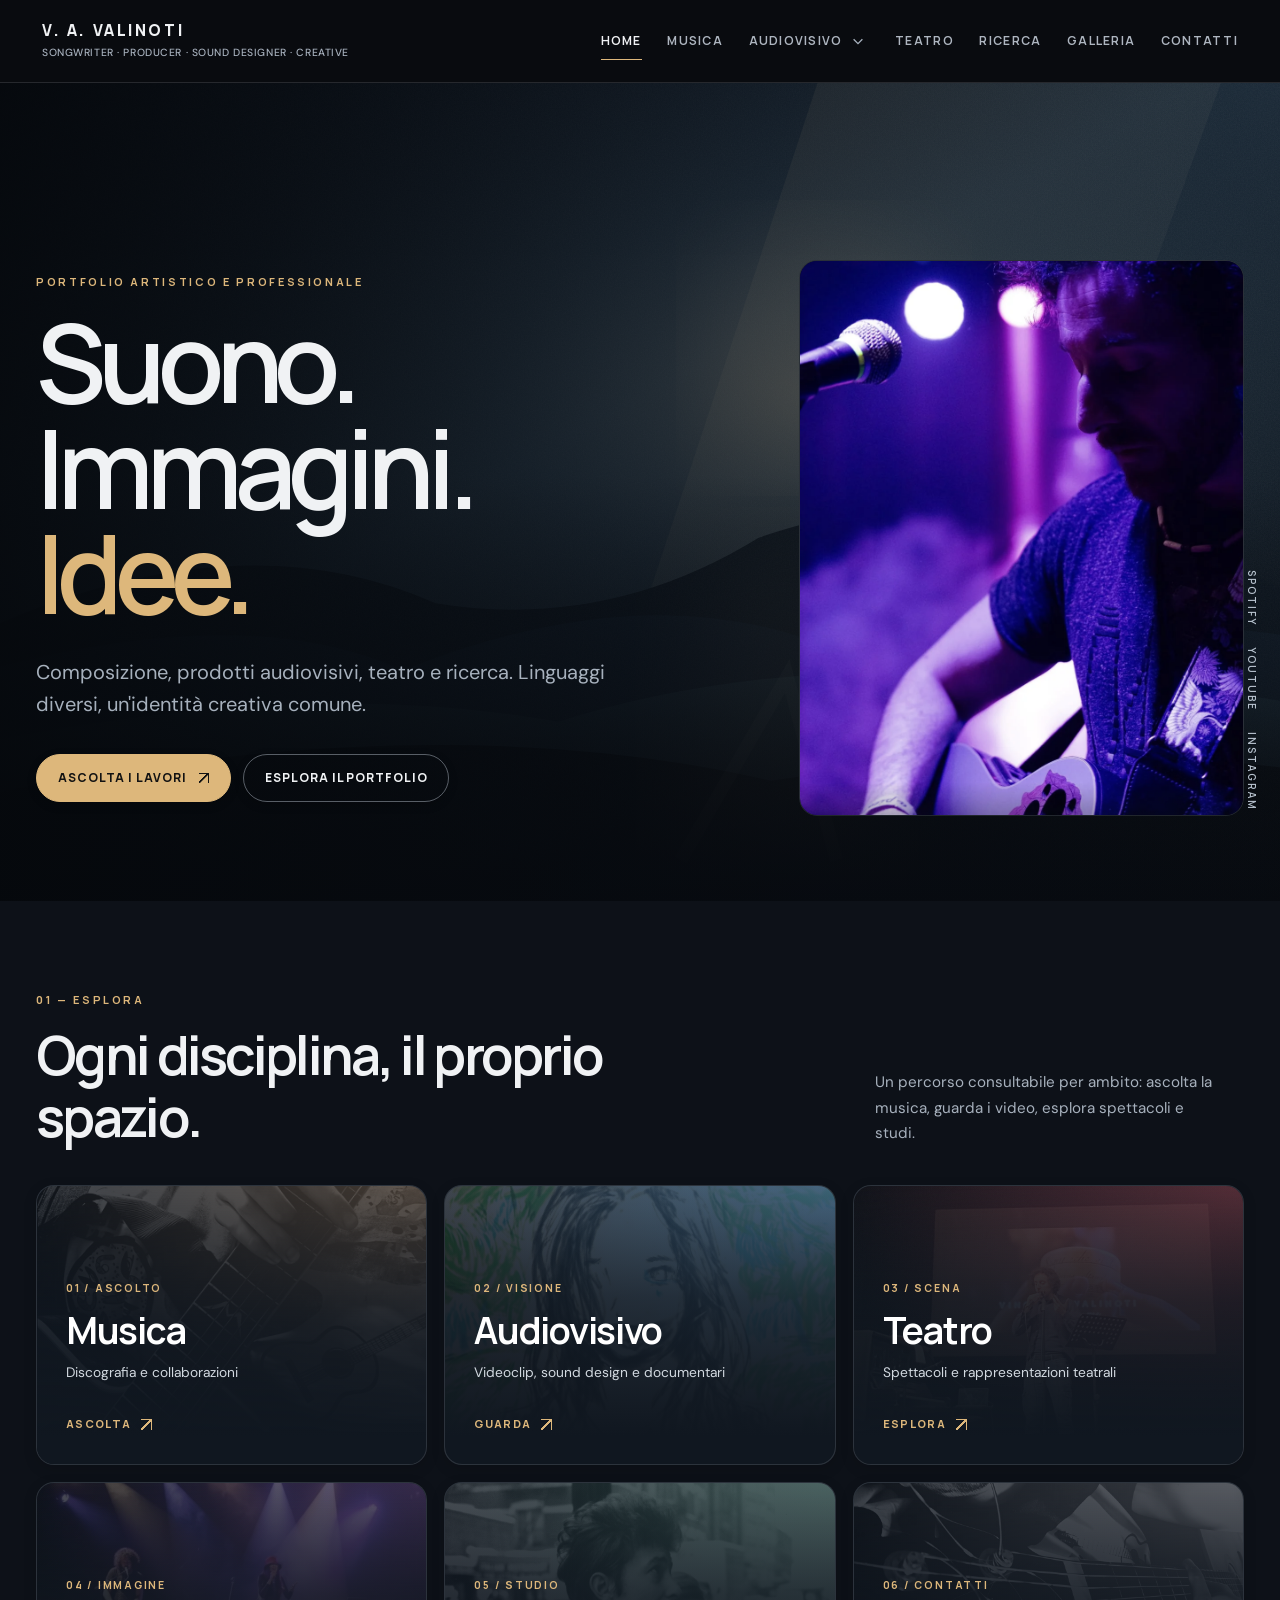
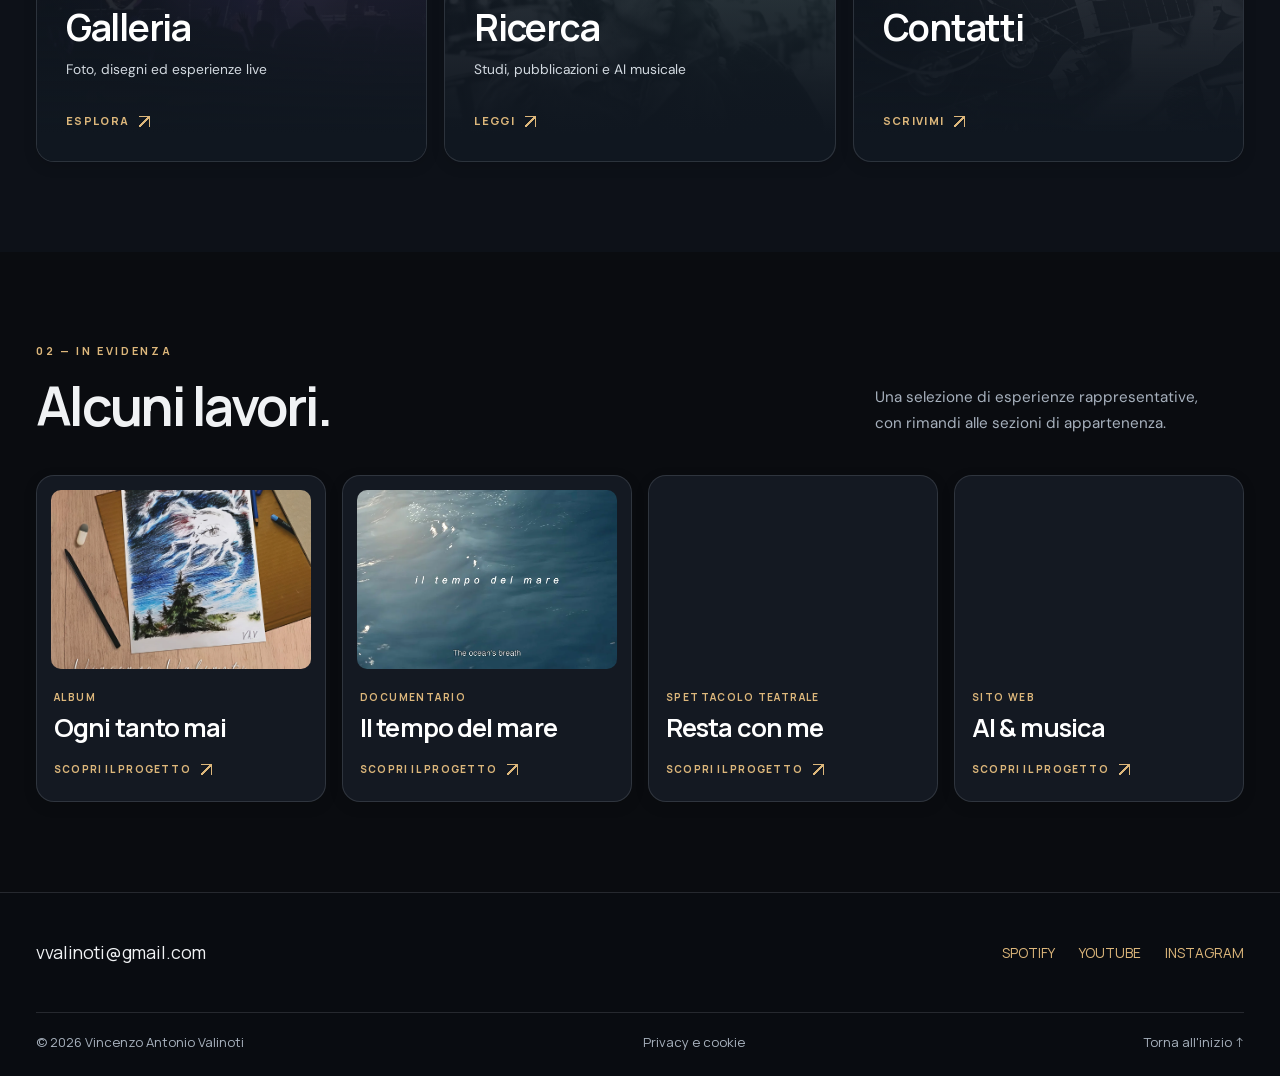
<file: index.html>
<!doctype html>
<html lang="it"><head><meta charset="utf-8"><meta name="viewport" content="width=device-width, initial-scale=1"><meta name="referrer" content="strict-origin-when-cross-origin"><meta name="robots" content="noindex, nofollow"><meta name="theme-color" content="#0a0c10"><meta name="description" content="Portfolio artistico e professionale di Vincenzo Antonio Valinoti. Suono, immagini, idee."><title>Home | V. A. Valinoti</title><link rel="icon" href="assets/favicon.svg" type="image/svg+xml"><link rel="preload" href="assets/fonts/manrope.woff2" as="font" type="font/woff2" crossorigin><link rel="stylesheet" href="style.css"><link rel="stylesheet" href="cinema.css"><script src="script.js" defer></script></head>
<body class="cinema"><a class="skip" href="#main">Salta al contenuto</a><header class="site-header"><div class="header-inner"><a class="brand" href="index.html"><span>V. A. VALINOTI</span><small>Songwriter · Producer · Sound Designer · Creative</small></a><button type="button" class="menu-toggle" aria-label="Apri menu" aria-expanded="false" aria-controls="site-nav"><span></span><span></span><span></span></button><nav class="navigation" id="site-nav" aria-label="Navigazione principale"><ul><li><a href="index.html" aria-current="page">Home</a></li><li><a href="musica.html">Musica</a></li><li class="has-submenu"><div class="nav-item"><a href="audiovisivo.html">Audiovisivo</a><button class="submenu-toggle" aria-label="Mostra progetti audiovisivi" aria-expanded="false" type="button"><svg viewBox="0 0 16 16" width="14" height="14" aria-hidden="true"><path d="m3 6 5 5 5-5" fill="none" stroke="currentColor" stroke-width="1.5"/></svg></button></div><div class="submenu"><a href="audiovisivo.html#il-tempo-del-mare">Il Tempo Del Mare</a><a href="audiovisivo.html#spot-maximo">Spot Maximo</a><a href="audiovisivo.html#finisce-in-poesia">Finisce In Poesia</a><a href="audiovisivo.html#resta-con-me">Resta Con Me</a><a href="audiovisivo.html#in-mano-un-abbraccio">In Mano Un Abbraccio</a><a href="audiovisivo.html#spot-gucci-bloom">Spot Gucci Bloom</a><a href="audiovisivo.html#spot-grubhub">Spot Grubhub</a><a href="audiovisivo.html#spot-parmigiano-reggiano">Spot Parmiggiano Reggiano</a></div></li><li><a href="teatro.html">Teatro</a></li><li><a href="ricerca.html">Ricerca</a></li><li><a href="galleria.html">Galleria</a></li><li><a href="contatti.html">Contatti</a></li></ul></nav></div></header>
<main id="main"><section class="hero home-hero"><div class="wrap home-hero-grid"><div class="hero-copy"><p class="kicker">PORTFOLIO ARTISTICO E PROFESSIONALE</p><h1>Suono.<br>Immagini.<br><span class="gold">Idee.</span></h1><p class="lead">Composizione, prodotti audiovisivi, teatro e ricerca. Linguaggi diversi, un'identità creativa comune.</p><div class="actions"><a class="button " href="musica.html">Ascolta i lavori <span aria-hidden="true">↗</span></a><a class="button outline" href="#esplora">Esplora il portfolio</a></div></div><figure class="hero-portrait"><img class="" src="assets/images/hero.webp" alt="Vincenzo Valinoti durante un’esibizione dal vivo" loading="eager" decoding="async"></figure></div><aside class="hero-socials" aria-label="Social media"><a class="" href="https://open.spotify.com/artist/2zu40i3t7NOcy1PKisx10D" target="_blank" rel="noopener noreferrer">Spotify</a> <a class="" href="https://www.youtube.com/@vincenzovalinoti4106" target="_blank" rel="noopener noreferrer">YouTube</a> <a class="" href="https://www.instagram.com/valinotivincenzo/" target="_blank" rel="noopener noreferrer">Instagram</a></aside></section>
<section id="esplora" class="section darker"><div class="wrap"><div class="section-heading"><div><p class="eyebrow">01 — Esplora</p><h2>Ogni disciplina, il proprio spazio.</h2></div><p class=section-summary>Un percorso consultabile per ambito: ascolta la musica, guarda i video, esplora spettacoli e studi.</p></div><div class="tile-grid area-grid"><a class="tile" href="musica.html"><img class="" src="assets/images/card-musica.webp" alt="Chitarra" loading="lazy" decoding="async"><div class="tile-caption"><span class="eyebrow">01 / Ascolto</span><h3>Musica</h3><p>Discografia e collaborazioni</p><span class="link-arrow">Ascolta</span></div></a><a class="tile" href="audiovisivo.html"><img class="" src="assets/images/card-audiovisivo.webp" alt="Disegno tratto da un progetto audiovisivo" loading="lazy" decoding="async"><div class="tile-caption"><span class="eyebrow">02 / Visione</span><h3>Audiovisivo</h3><p>Videoclip, sound design e documentari</p><span class="link-arrow">Guarda</span></div></a><a class="tile" href="teatro.html"><img class="" src="assets/images/card-teatro.webp" alt="Scena di Resta con me" loading="lazy" decoding="async"><div class="tile-caption"><span class="eyebrow">03 / Scena</span><h3>Teatro</h3><p>Spettacoli e rappresentazioni teatrali</p><span class="link-arrow">Esplora</span></div></a><a class="tile" href="galleria.html"><img class="" src="assets/images/card-galleria.webp" alt="Concerto dal vivo" loading="lazy" decoding="async"><div class="tile-caption"><span class="eyebrow">04 / Immagine</span><h3>Galleria</h3><p>Foto, disegni ed esperienze live</p><span class="link-arrow">Esplora</span></div></a><a class="tile" href="ricerca.html"><img class="" src="assets/images/card-ricerca.webp" alt="Bob Dylan" loading="lazy" decoding="async"><div class="tile-caption"><span class="eyebrow">05 / Studio</span><h3>Ricerca</h3><p>Studi, pubblicazioni e AI musicale</p><span class="link-arrow">Leggi</span></div></a><a class="tile" href="contatti.html"><img class="" src="assets/images/card-contatti.webp" alt="Dettaglio di una chitarra" loading="lazy" decoding="async"><div class="tile-caption"><span class="eyebrow">06 / Contatti</span><h3>Contatti</h3><p></p><span class="link-arrow">Scrivimi</span></div></a></div></div></section>
<section class="section"><div class="wrap"><div class="section-heading"><div><p class="eyebrow">02 — In evidenza</p><h2>Alcuni lavori.</h2></div><p class=section-summary>Una selezione di esperienze rappresentative, con rimandi alle sezioni di appartenenza.</p></div><div class="tile-grid featured feature-grid"><a class="tile" href="musica.html#ogni-tanto-mai"><img class="" src="assets/images/album.webp" alt="Copertina dell’album" loading="lazy" decoding="async"><div class="tile-caption"><span class="eyebrow">Album</span><h3>Ogni tanto mai</h3><span class="link-arrow">Scopri il progetto</span></div></a><a class="tile" href="audiovisivo.html#il-tempo-del-mare"><img class="" src="assets/images/film-mare.webp" alt="Titolo del documentario" loading="lazy" decoding="async"><div class="tile-caption"><span class="eyebrow">Documentario</span><h3>Il tempo del mare</h3><span class="link-arrow">Scopri il progetto</span></div></a><a class="tile" href="teatro.html"><img class="" src="assets/images/teatro-banner.webp" alt="Locandina Resta con me" loading="lazy" decoding="async"><div class="tile-caption"><span class="eyebrow">Spettacolo teatrale</span><h3>Resta con me</h3><span class="link-arrow">Scopri il progetto</span></div></a><a class="tile" href="ricerca.html#ai-musica"><img class="" src="assets/images/card-ai.webp" alt="Sito AI e Musica" loading="lazy" decoding="async"><div class="tile-caption"><span class="eyebrow">Sito Web</span><h3>AI &amp; musica</h3><span class="link-arrow">Scopri il progetto</span></div></a></div></div></section></main>
<footer class="site-footer"><div class="wrap footer-main"><a class="footer-email" href="mailto:vvalinoti@gmail.com">vvalinoti@gmail.com</a><div class="socials"><a class="" href="https://open.spotify.com/artist/2zu40i3t7NOcy1PKisx10D" target="_blank" rel="noopener noreferrer">Spotify</a> <a class="" href="https://www.youtube.com/@vincenzovalinoti4106" target="_blank" rel="noopener noreferrer">YouTube</a> <a class="" href="https://www.instagram.com/valinotivincenzo/" target="_blank" rel="noopener noreferrer">Instagram</a></div></div><div class="wrap footer-bottom"><span>© 2026 Vincenzo Antonio Valinoti</span><a href="privacy.html">Privacy e cookie</a><a href="#main" class="back-top">Torna all'inizio ↑</a></div></footer>
</body></html>
</file>
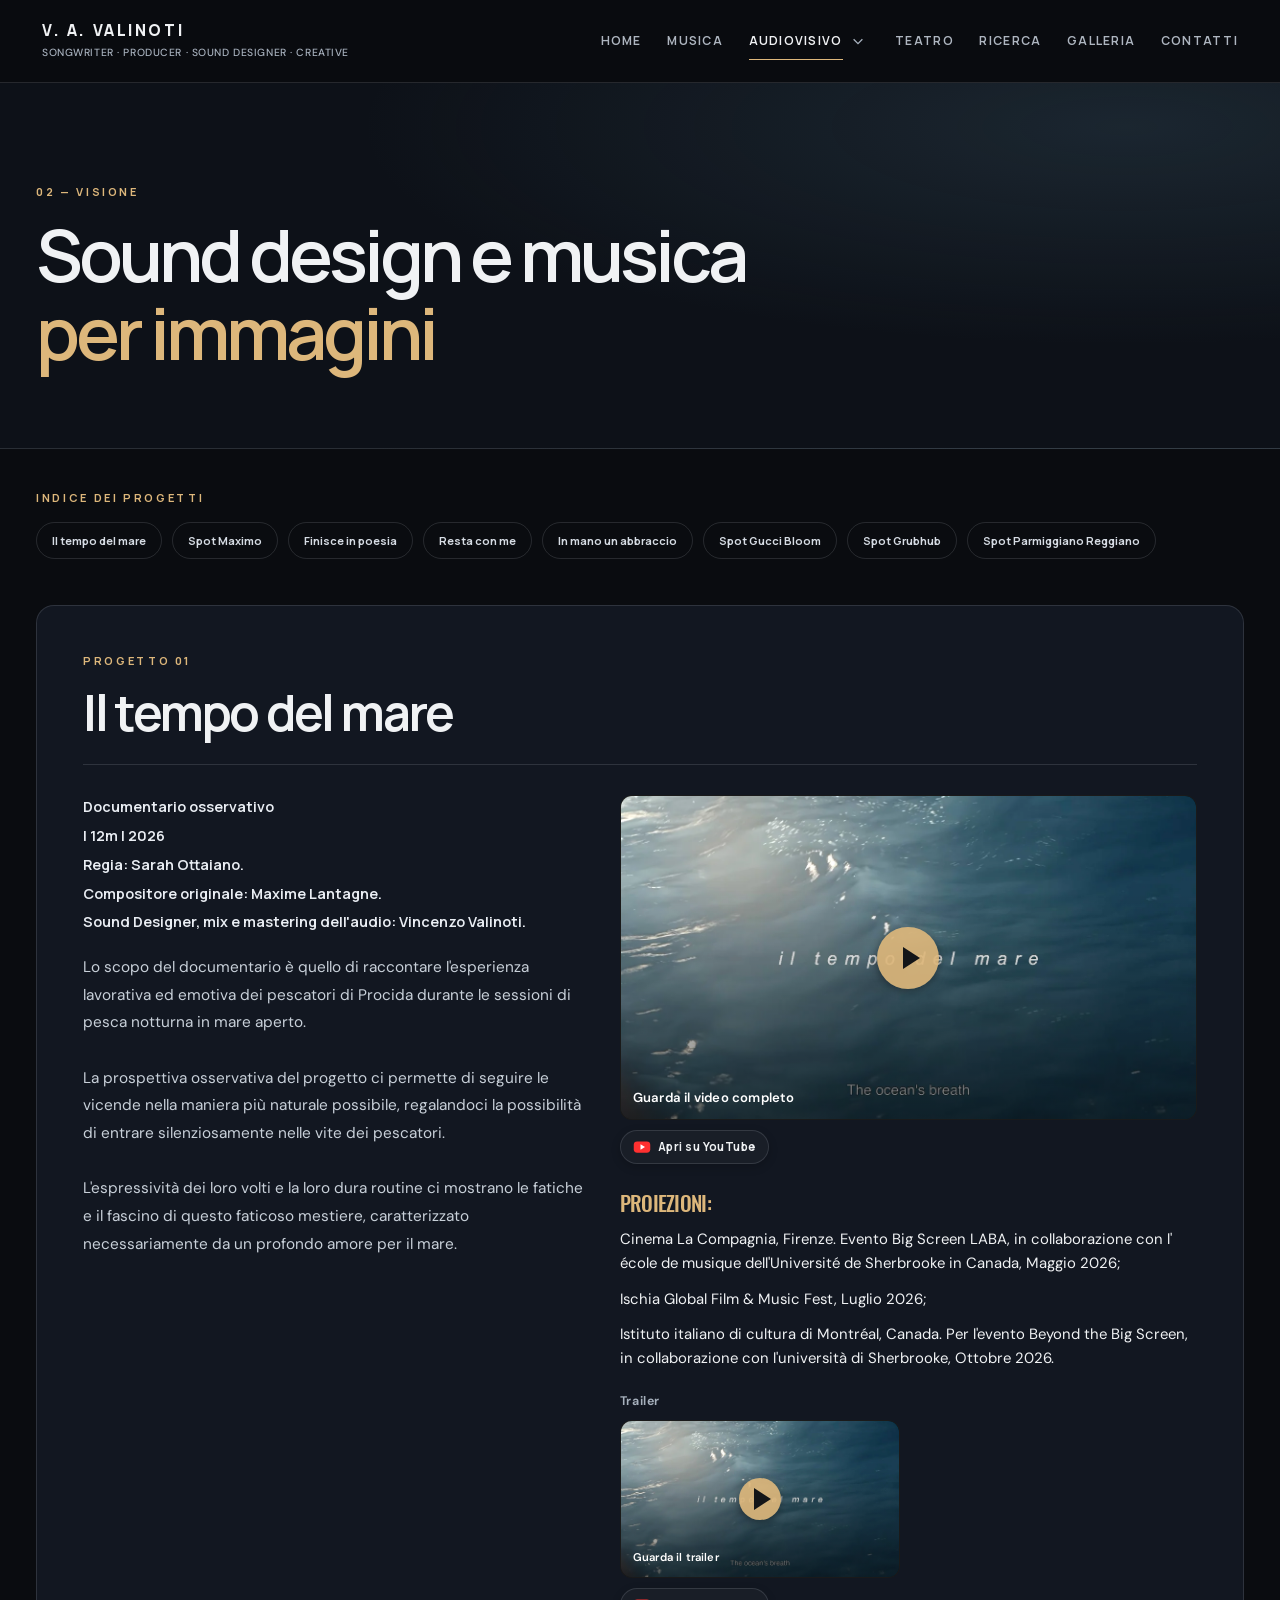
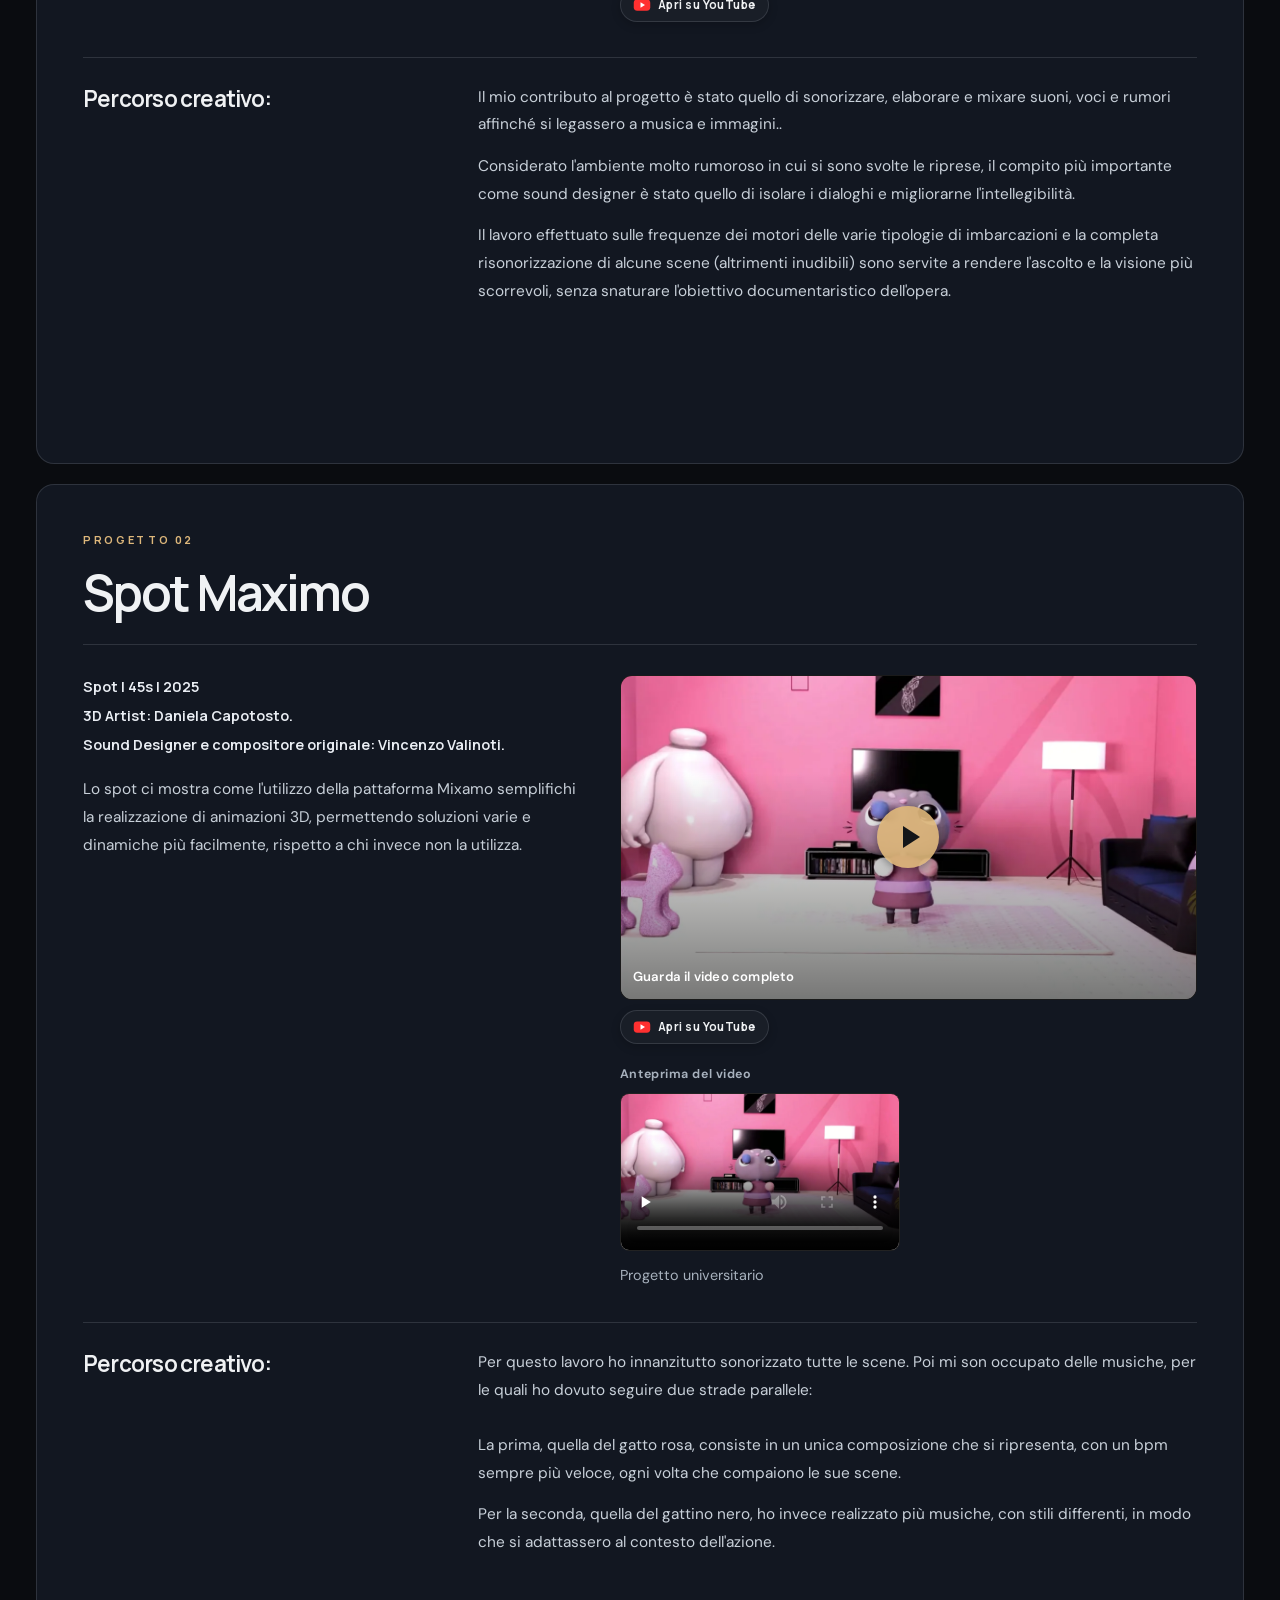
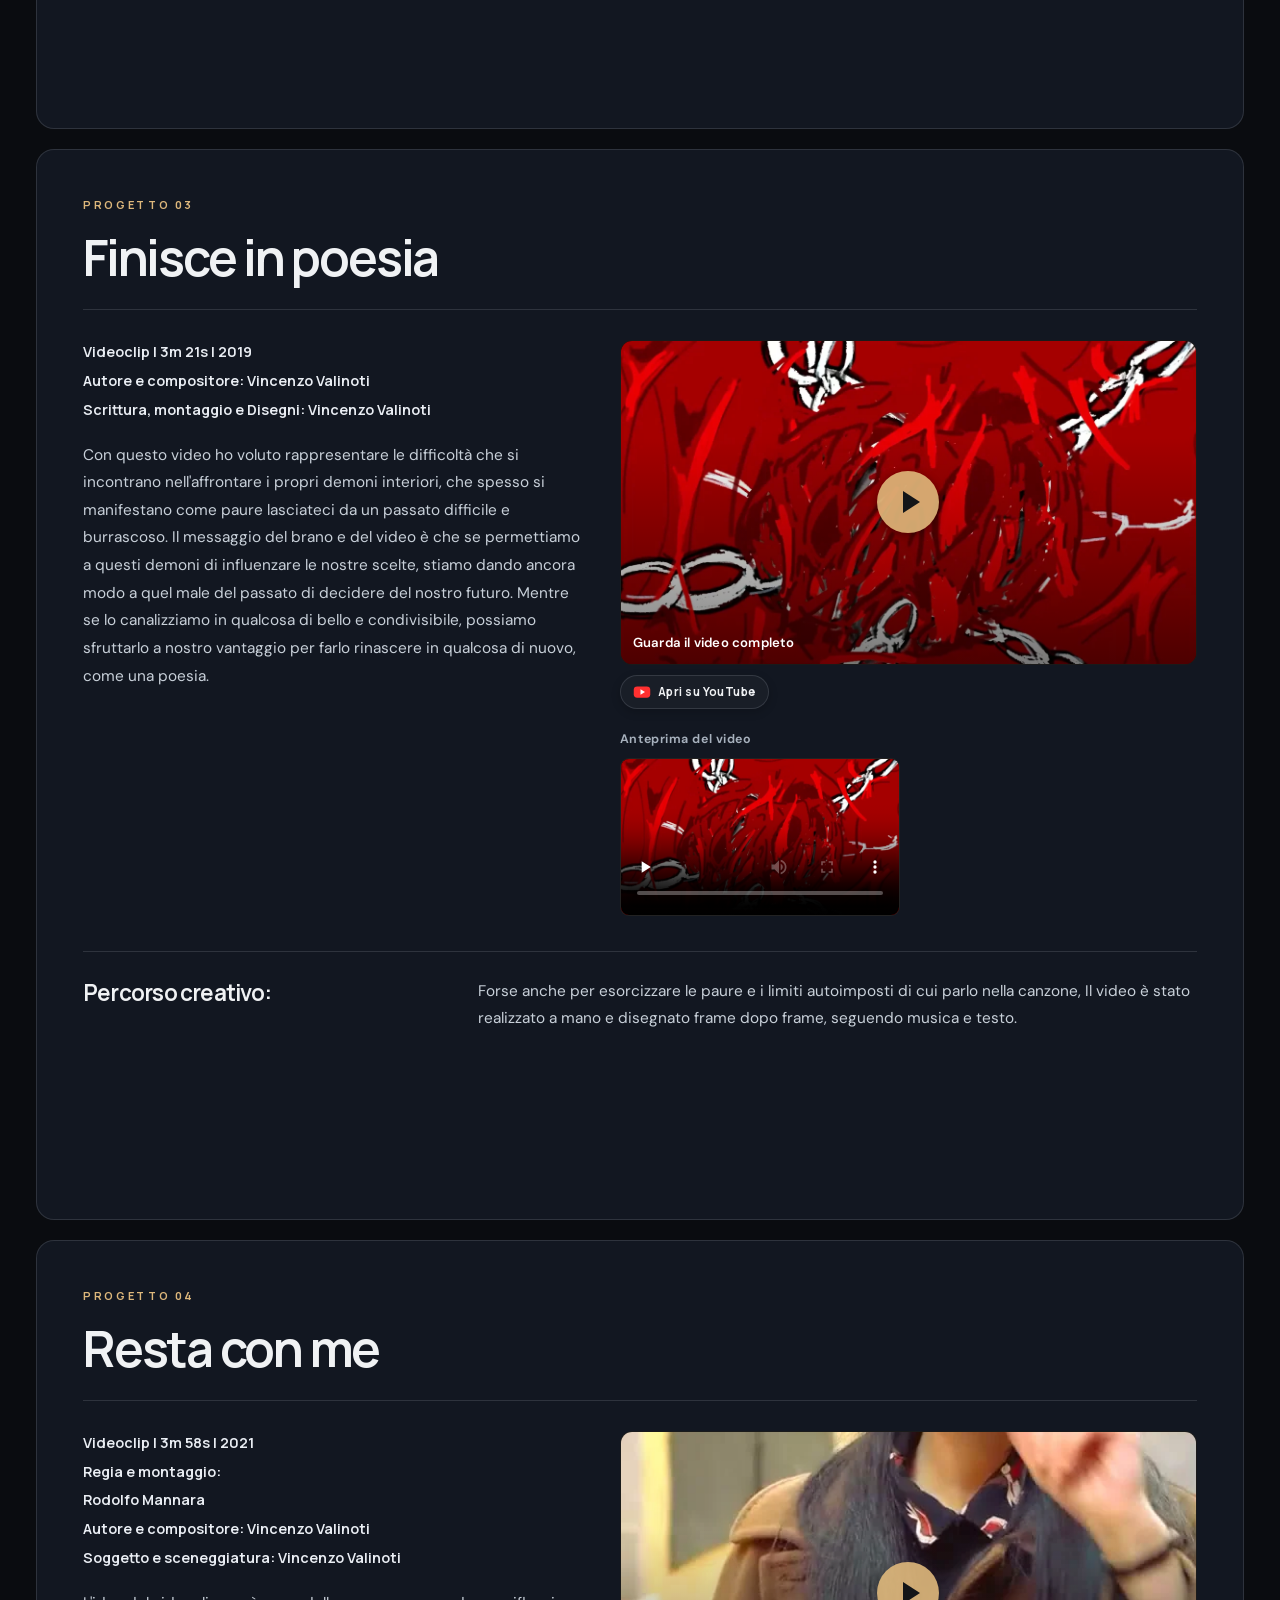
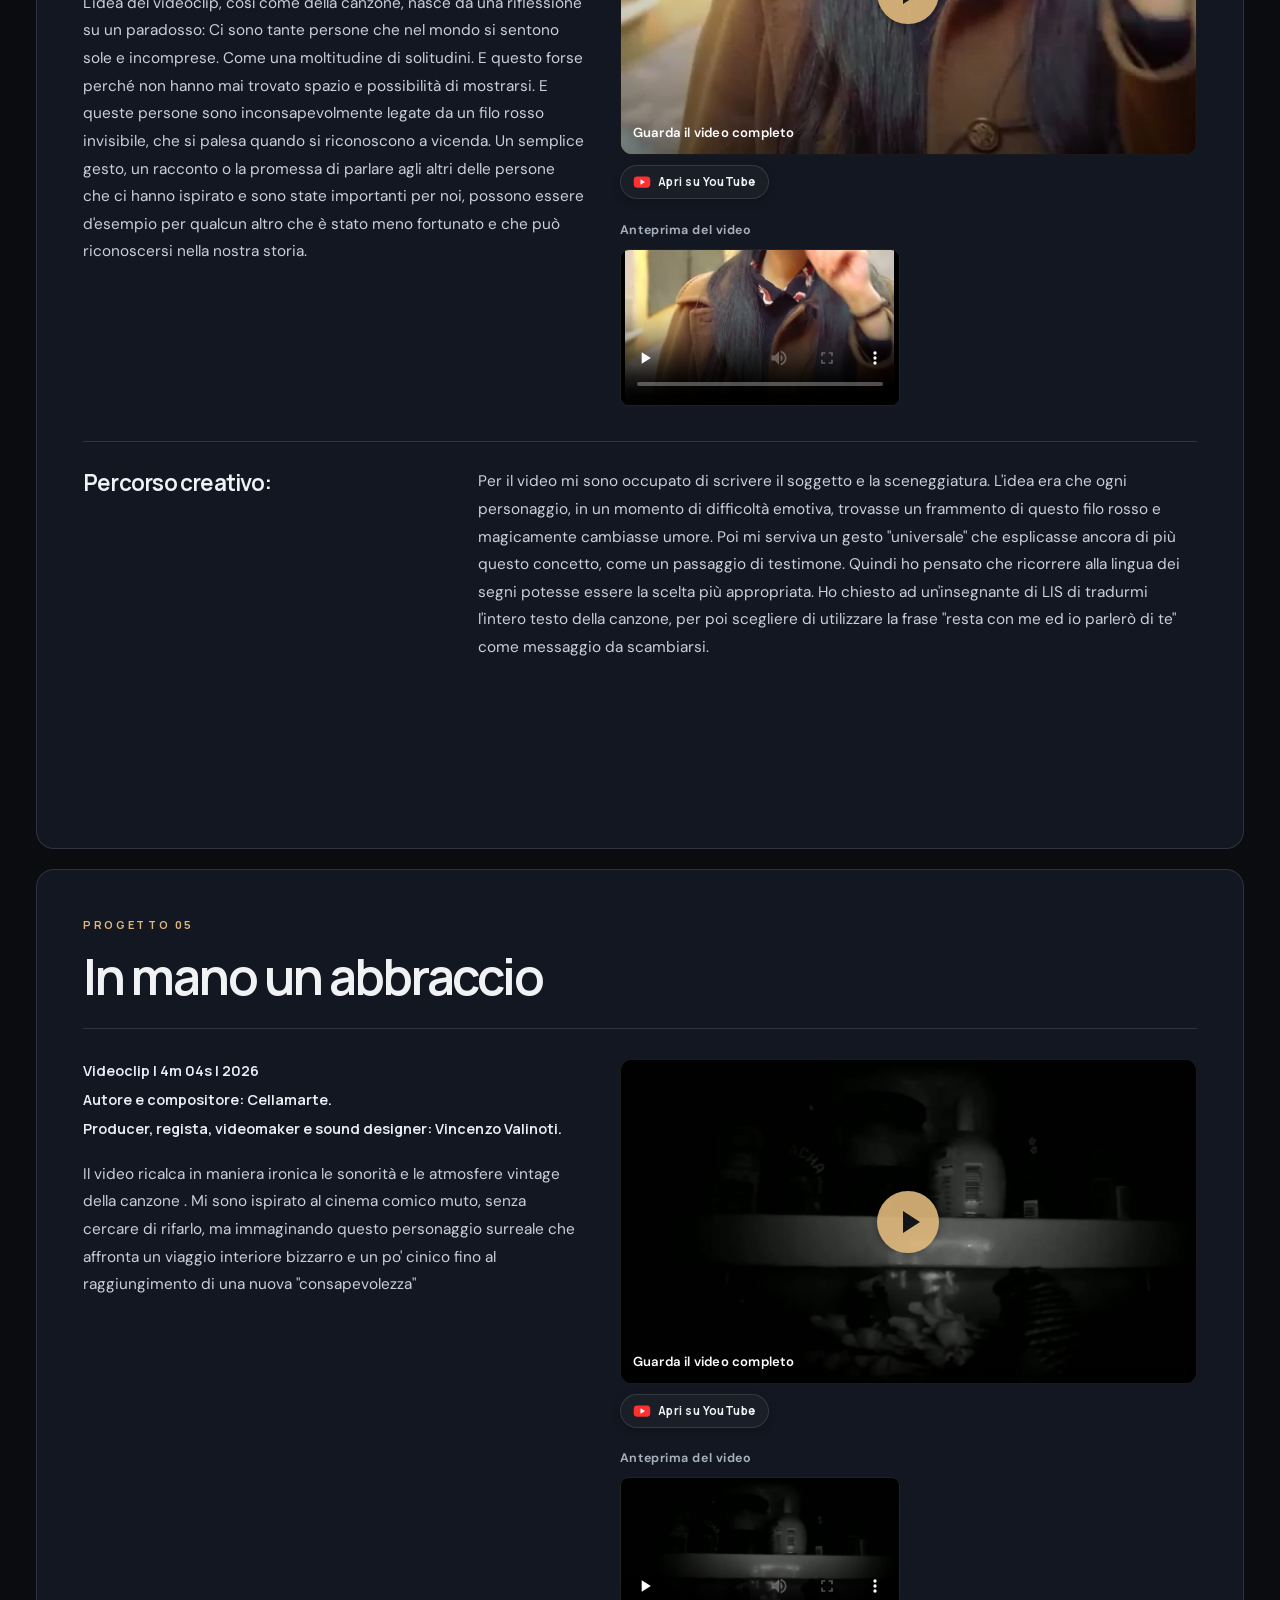
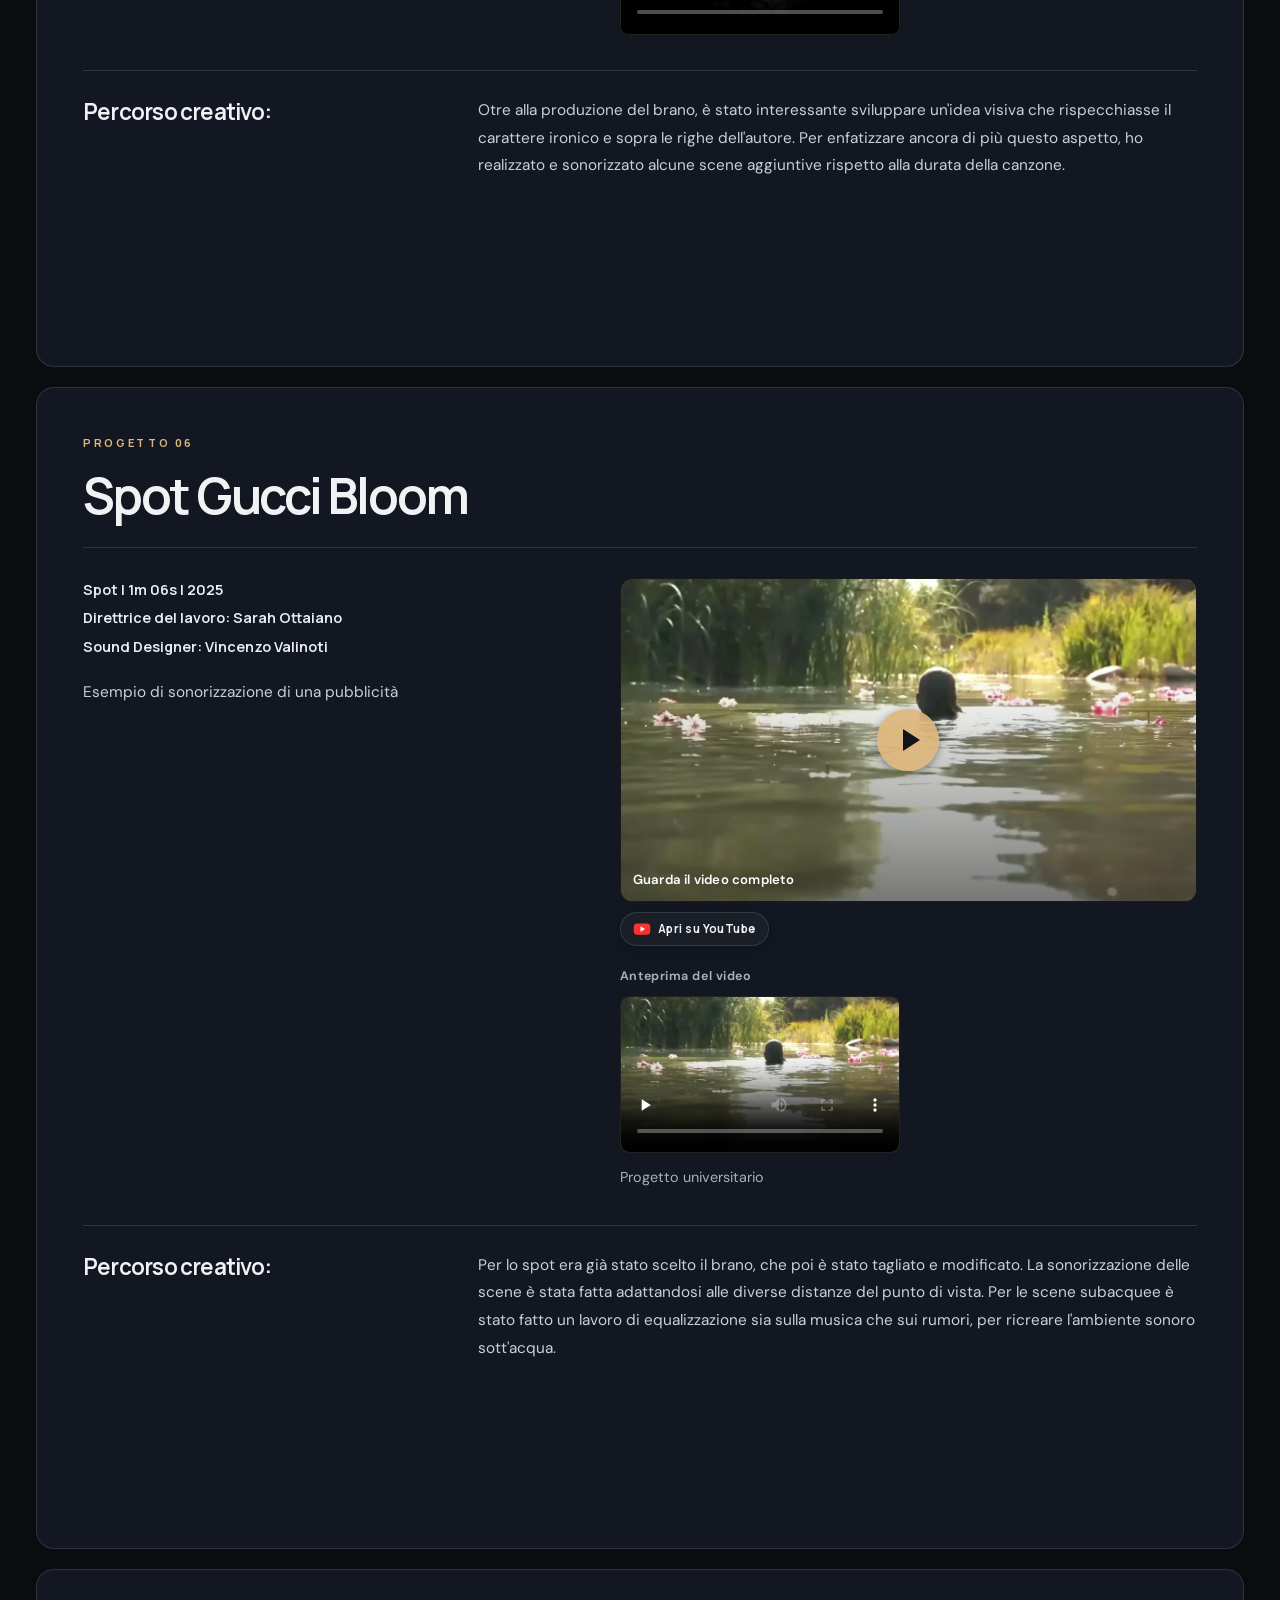
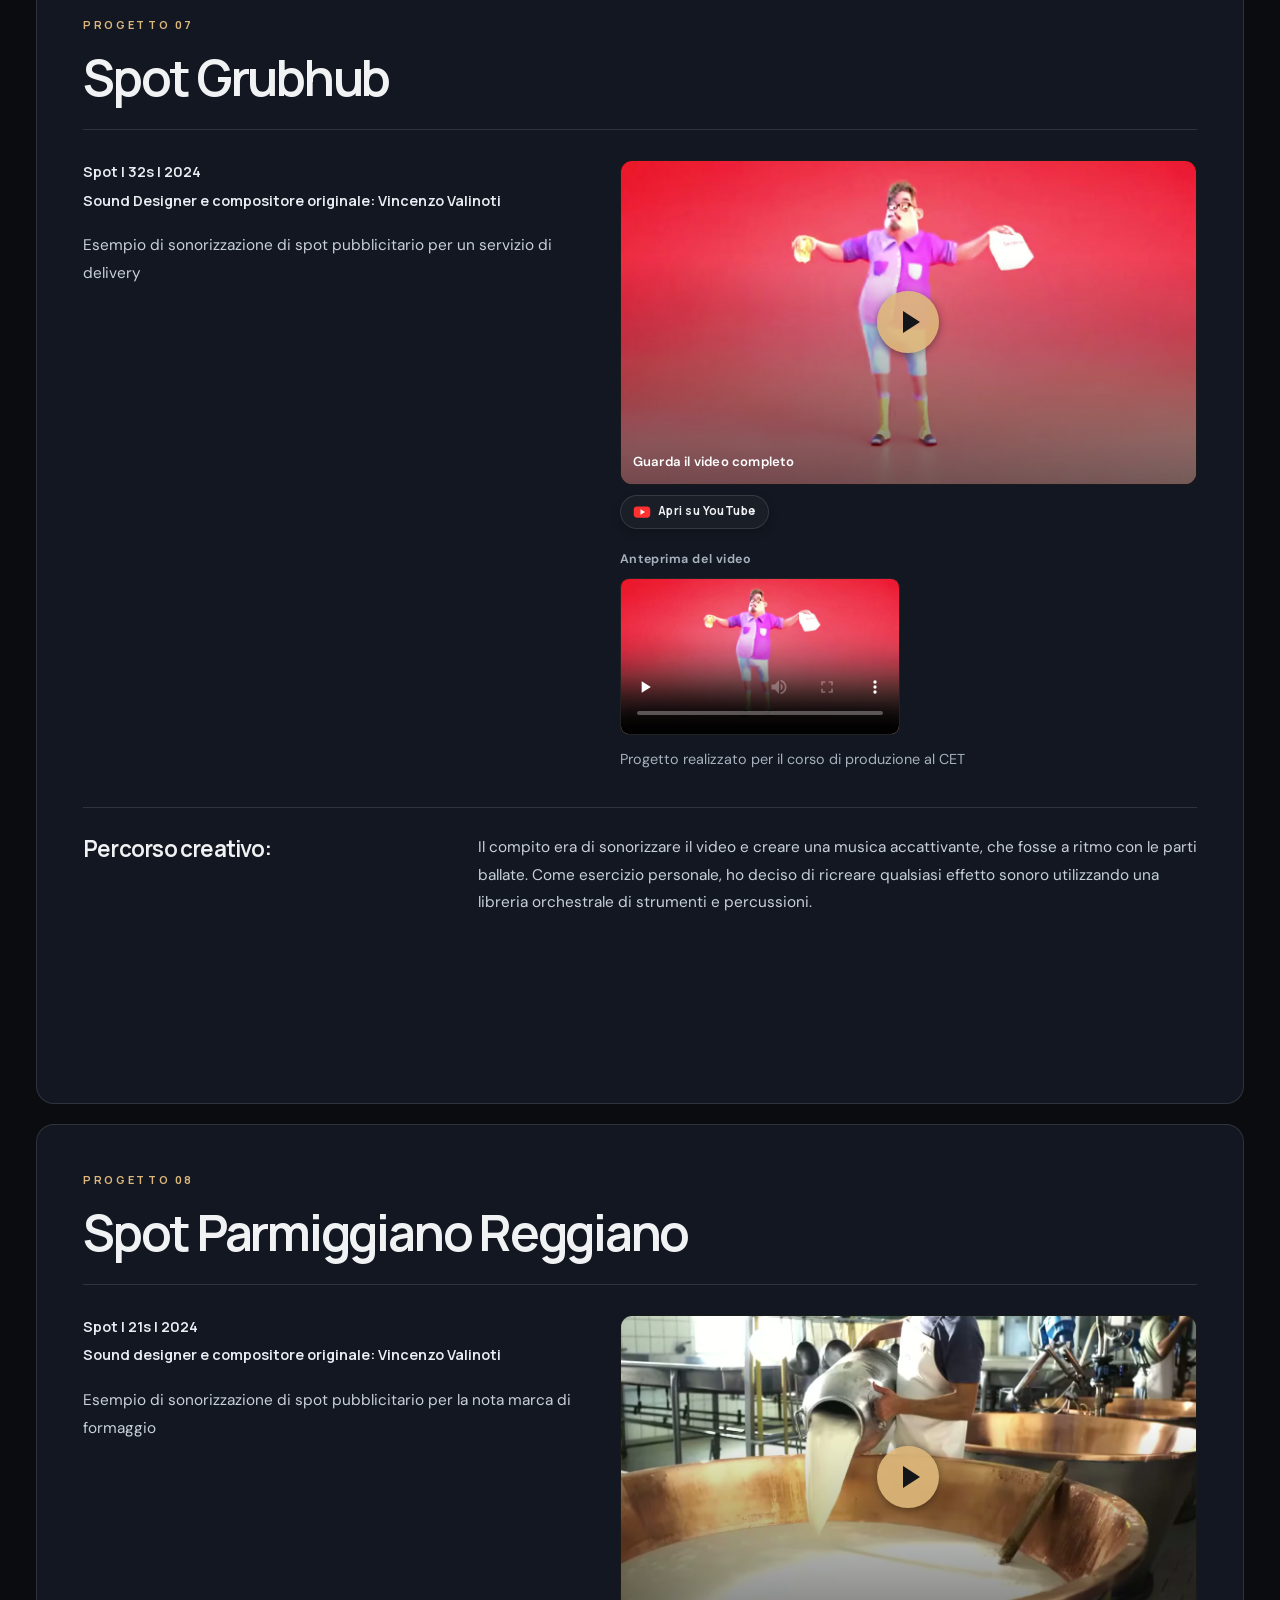
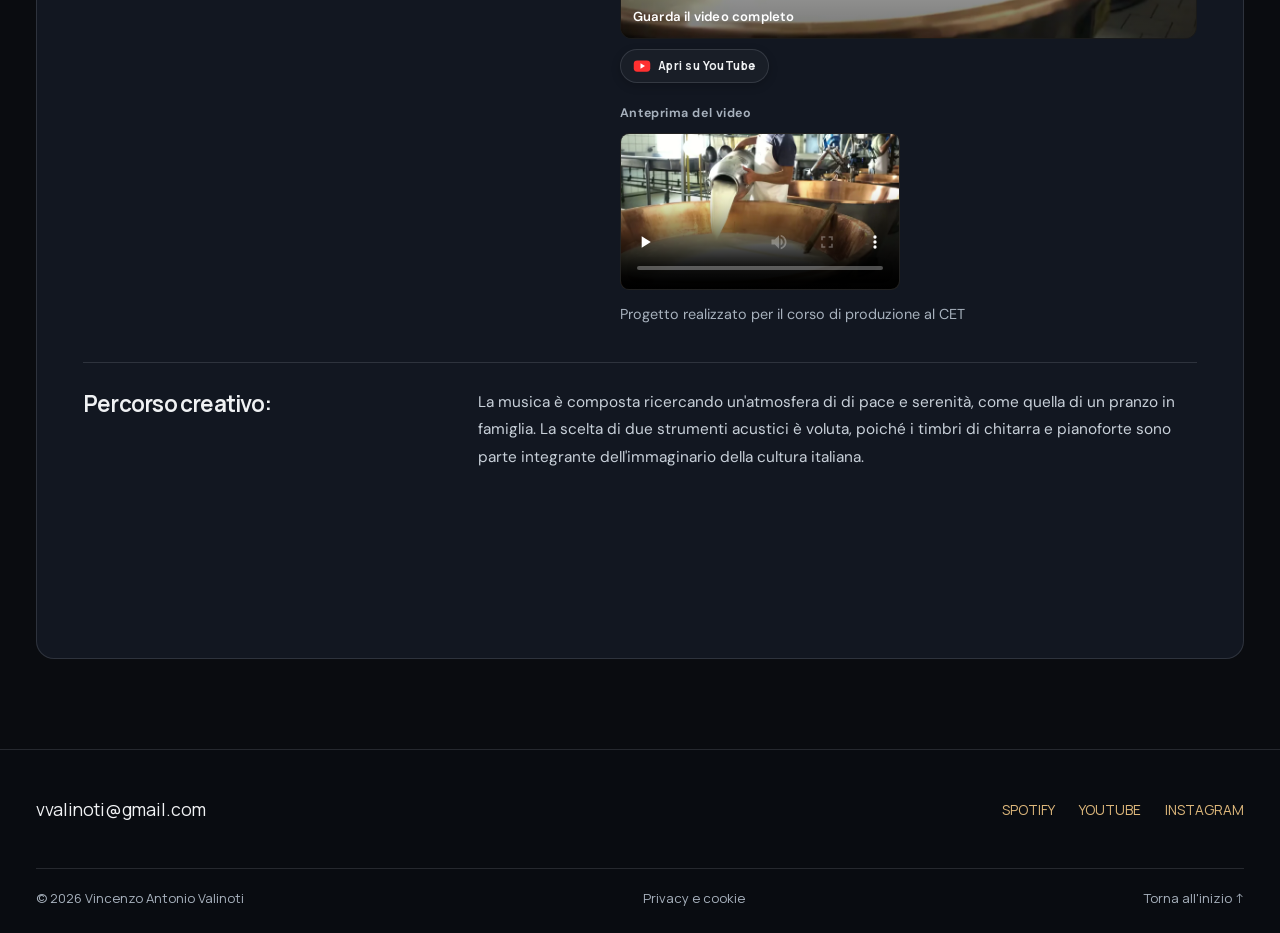
<file: audiovisivo.html>
<!doctype html>
<html lang="it"><head><meta charset="utf-8"><meta name="viewport" content="width=device-width, initial-scale=1"><meta name="referrer" content="strict-origin-when-cross-origin"><meta name="robots" content="noindex, nofollow"><meta name="theme-color" content="#0a0c10"><meta name="description" content="Videoclip, sound design, documentari e musica per immagini."><title>Audiovisivo | V. A. Valinoti</title><link rel="icon" href="assets/favicon.svg" type="image/svg+xml"><link rel="preload" href="assets/fonts/manrope.woff2" as="font" type="font/woff2" crossorigin><link rel="stylesheet" href="style.css"><link rel="stylesheet" href="cinema.css"><script src="script.js" defer></script></head>
<body class="cinema"><a class="skip" href="#main">Salta al contenuto</a><header class="site-header"><div class="header-inner"><a class="brand" href="index.html"><span>V. A. VALINOTI</span><small>Songwriter · Producer · Sound Designer · Creative</small></a><button type="button" class="menu-toggle" aria-label="Apri menu" aria-expanded="false" aria-controls="site-nav"><span></span><span></span><span></span></button><nav class="navigation" id="site-nav" aria-label="Navigazione principale"><ul><li><a href="index.html">Home</a></li><li><a href="musica.html">Musica</a></li><li class="has-submenu"><div class="nav-item"><a href="audiovisivo.html" aria-current="page">Audiovisivo</a><button class="submenu-toggle" aria-label="Mostra progetti audiovisivi" aria-expanded="false" type="button"><svg viewBox="0 0 16 16" width="14" height="14" aria-hidden="true"><path d="m3 6 5 5 5-5" fill="none" stroke="currentColor" stroke-width="1.5"/></svg></button></div><div class="submenu"><a href="audiovisivo.html#il-tempo-del-mare">Il Tempo Del Mare</a><a href="audiovisivo.html#spot-maximo">Spot Maximo</a><a href="audiovisivo.html#finisce-in-poesia">Finisce In Poesia</a><a href="audiovisivo.html#resta-con-me">Resta Con Me</a><a href="audiovisivo.html#in-mano-un-abbraccio">In Mano Un Abbraccio</a><a href="audiovisivo.html#spot-gucci-bloom">Spot Gucci Bloom</a><a href="audiovisivo.html#spot-grubhub">Spot Grubhub</a><a href="audiovisivo.html#spot-parmigiano-reggiano">Spot Parmiggiano Reggiano</a></div></li><li><a href="teatro.html">Teatro</a></li><li><a href="ricerca.html">Ricerca</a></li><li><a href="galleria.html">Galleria</a></li><li><a href="contatti.html">Contatti</a></li></ul></nav></div></header>
<main id="main"><section class="hero title-hero"><div class="wrap"><p class="eyebrow">02 — Visione</p><h1 class="audiovisual-heading"><span>Sound design e musica</span>
<span class="gold">per immagini</span></h1></div></section><div class="wrap project-index"><p class="eyebrow">Indice dei progetti</p><nav class="anchor-nav" aria-label="Progetti audiovisivi"><a href="#il-tempo-del-mare">Il tempo del mare</a><a href="#spot-maximo">Spot Maximo</a><a href="#finisce-in-poesia">Finisce in poesia</a><a href="#resta-con-me">Resta con me</a><a href="#in-mano-un-abbraccio">In mano un abbraccio</a><a href="#spot-gucci-bloom">Spot Gucci Bloom</a><a href="#spot-grubhub">Spot Grubhub</a><a href="#spot-parmigiano-reggiano">Spot Parmiggiano Reggiano</a></nav></div><section id="il-tempo-del-mare" class="project-section darker"><div class="project-wrap"><div class="project-heading"><p class="eyebrow">Progetto 01</p><h2 class="project-title">Il tempo del mare</h2></div><div class="project-grid"><div class="project-description"><div class="credits"><p>Documentario osservativo</p><p>| 12m | 2026</p><p>Regia: Sarah Ottaiano.</p><p>Compositore originale: Maxime Lantagne.</p><p>Sound Designer, mix e mastering dell&#x27;audio: Vincenzo Valinoti.</p></div><p>Lo scopo del documentario è quello di raccontare l&#x27;esperienza lavorativa ed emotiva dei pescatori di Procida durante le sessioni di pesca notturna in mare aperto.<br><br>La prospettiva osservativa del progetto ci permette di seguire le vicende nella maniera più naturale possibile, regalandoci la possibilità di entrare silenziosamente nelle vite dei pescatori.<br><br>L&#x27;espressività dei loro volti e la loro dura routine ci mostrano le fatiche e il fascino di questo faticoso mestiere, caratterizzato necessariamente da un profondo amore per il mare.</p></div><div class="project-media"><div class="video-embed" data-video-id="7xfGbNVAIus" data-embed="https://www.youtube.com/embed/7xfGbNVAIus?autoplay=1&amp;rel=0&amp;playsinline=1" data-title="IL TEMPO DEL MARE"><a href="https://www.youtube.com/watch?v=7xfGbNVAIus" target="_blank" rel="noopener noreferrer" class="video-launch activate-embed" aria-label="Guarda IL TEMPO DEL MARE su YouTube"><img class="" src="assets/images/film-mare.webp" alt="IL TEMPO DEL MARE" loading="lazy" decoding="async"><span class="video-play" aria-hidden="true"></span><span class="video-label">Guarda il video completo</span></a></div><a class="button outline service-button youtube-button project-youtube" target="_blank" rel="noopener noreferrer" href="https://www.youtube.com/watch?v=7xfGbNVAIus"><svg class="button-icon icon-youtube" viewBox="0 0 24 24" aria-hidden="true" focusable="false"><rect x="1" y="4.5" width="22" height="15" rx="4.6" fill="currentColor"/><path d="M10 8.3l6 3.7-6 3.7z" fill="white"/></svg><span>Apri su YouTube</span></a><div class="screenings"><h3>PROIEZIONI:</h3><p>Cinema La Compagnia, Firenze. Evento Big Screen LABA, in collaborazione con l&#x27; école de musique dell&#x27;Université de Sherbrooke in Canada, Maggio 2026;</p><p>Ischia Global Film &amp; Music Fest, Luglio 2026;</p><p>Istituto italiano di cultura di Montréal, Canada. Per l&#x27;evento Beyond the Big Screen, in collaborazione con l&#x27;università di Sherbrooke, Ottobre 2026.</p></div><div class="preview-video supplementary-video"><p class="preview-caption">Trailer</p><div class="video-embed" data-video-id="4sD7CjJilXY" data-embed="https://www.youtube.com/embed/4sD7CjJilXY?autoplay=1&amp;rel=0&amp;playsinline=1" data-title="Trailer – Il tempo del mare"><a href="https://www.youtube.com/watch?v=4sD7CjJilXY" target="_blank" rel="noopener noreferrer" class="video-launch activate-embed" aria-label="Guarda il trailer de Il tempo del mare su YouTube"><img class="" src="assets/images/film-mare.webp" alt="Trailer – Il tempo del mare" loading="lazy" decoding="async"><span class="video-play" aria-hidden="true"></span><span class="video-label">Guarda il trailer</span></a></div><a class="button outline service-button youtube-button project-youtube" target="_blank" rel="noopener noreferrer" href="https://www.youtube.com/watch?v=4sD7CjJilXY&amp;list=PLU1Zj7a8NBHE&amp;index=6"><svg class="button-icon icon-youtube" viewBox="0 0 24 24" aria-hidden="true" focusable="false"><rect x="1" y="4.5" width="22" height="15" rx="4.6" fill="currentColor"/><path d="M10 8.3l6 3.7-6 3.7z" fill="white"/></svg><span>Apri su YouTube</span></a></div></div><div class="creative"><h3>Percorso creativo:</h3><p>Il mio contributo al progetto è stato quello di sonorizzare, elaborare e mixare suoni, voci e rumori affinché si legassero a musica e immagini..</p><p>Considerato l&#x27;ambiente molto rumoroso in cui si sono svolte le riprese, il compito più importante come sound designer è stato quello di isolare i dialoghi e migliorarne l&#x27;intellegibilità.</p><p>Il lavoro effettuato sulle frequenze dei motori delle varie tipologie di imbarcazioni e la completa risonorizzazione di alcune scene (altrimenti inudibili) sono servite a rendere l&#x27;ascolto e la visione più scorrevoli, senza snaturare l&#x27;obiettivo documentaristico dell&#x27;opera.</p></div></div></div></section><section id="spot-maximo" class="project-section "><div class="project-wrap"><div class="project-heading"><p class="eyebrow">Progetto 02</p><h2 class="project-title">Spot Maximo</h2></div><div class="project-grid"><div class="project-description"><div class="credits"><p>Spot | 45s | 2025</p><p>3D Artist: Daniela Capotosto.</p><p>Sound Designer e compositore originale: Vincenzo Valinoti.</p></div><p>Lo spot ci mostra come l&#x27;utilizzo della pattaforma Mixamo semplifichi la realizzazione di animazioni 3D, permettendo soluzioni varie e dinamiche più facilmente, rispetto a chi invece non la utilizza.</p></div><div class="project-media"><div class="video-embed" data-video-id="Zoud6xhJV6g" data-embed="https://www.youtube.com/embed/Zoud6xhJV6g?autoplay=1&amp;rel=0&amp;playsinline=1" data-title="SPOT MAXIMO"><a href="https://www.youtube.com/watch?v=Zoud6xhJV6g" target="_blank" rel="noopener noreferrer" class="video-launch activate-embed" aria-label="Guarda SPOT MAXIMO su YouTube"><img class="" src="assets/images/maximo-poster.webp" alt="SPOT MAXIMO" loading="lazy" decoding="async"><span class="video-play" aria-hidden="true"></span><span class="video-label">Guarda il video completo</span></a></div><a class="button outline service-button youtube-button project-youtube" target="_blank" rel="noopener noreferrer" href="https://www.youtube.com/watch?v=Zoud6xhJV6g"><svg class="button-icon icon-youtube" viewBox="0 0 24 24" aria-hidden="true" focusable="false"><rect x="1" y="4.5" width="22" height="15" rx="4.6" fill="currentColor"/><path d="M10 8.3l6 3.7-6 3.7z" fill="white"/></svg><span>Apri su YouTube</span></a><figure class="preview-video"><figcaption>Anteprima del video</figcaption><video controls preload="none" playsinline poster="assets/images/maximo-poster.webp" src="assets/video/maximo.mp4"></video></figure><p class="project-note">Progetto universitario</p></div><div class="creative"><h3>Percorso creativo:</h3><p>Per questo lavoro ho innanzitutto sonorizzato tutte le scene. Poi mi son occupato delle musiche, per le quali ho dovuto seguire due strade parallele: <br><br>La prima, quella del gatto rosa, consiste in un unica composizione che si ripresenta, con un bpm sempre più veloce, ogni volta che compaiono le sue scene.</p><p>Per la seconda, quella del gattino nero, ho invece realizzato più musiche, con stili differenti, in modo che si adattassero al contesto dell&#x27;azione.</p></div></div></div></section><section id="finisce-in-poesia" class="project-section darker"><div class="project-wrap"><div class="project-heading"><p class="eyebrow">Progetto 03</p><h2 class="project-title">Finisce in poesia</h2></div><div class="project-grid"><div class="project-description"><div class="credits"><p>Videoclip | 3m 21s | 2019</p><p>Autore e compositore: Vincenzo Valinoti</p><p>Scrittura, montaggio e Disegni: Vincenzo Valinoti</p></div><p>Con questo video ho voluto rappresentare le difficoltà che si incontrano nell&#x27;affrontare i propri demoni interiori, che spesso si manifestano come paure lasciateci da un passato difficile e burrascoso. Il messaggio del brano e del video è che se permettiamo a questi demoni di influenzare le nostre scelte, stiamo dando ancora modo a quel male del passato di decidere del nostro futuro. Mentre se lo canalizziamo in qualcosa di bello e condivisibile, possiamo sfruttarlo a nostro vantaggio per farlo rinascere in qualcosa di nuovo, come una poesia.</p></div><div class="project-media"><div class="video-embed" data-video-id="3HiZluel-h4" data-embed="https://www.youtube.com/embed/3HiZluel-h4?autoplay=1&amp;rel=0&amp;playsinline=1" data-title="FINISCE IN POESIA"><a href="https://www.youtube.com/watch?v=3HiZluel-h4" target="_blank" rel="noopener noreferrer" class="video-launch activate-embed" aria-label="Guarda FINISCE IN POESIA su YouTube"><img class="" src="assets/images/finisce-poster.webp" alt="FINISCE IN POESIA" loading="lazy" decoding="async"><span class="video-play" aria-hidden="true"></span><span class="video-label">Guarda il video completo</span></a></div><a class="button outline service-button youtube-button project-youtube" target="_blank" rel="noopener noreferrer" href="https://www.youtube.com/watch?v=3HiZluel-h4"><svg class="button-icon icon-youtube" viewBox="0 0 24 24" aria-hidden="true" focusable="false"><rect x="1" y="4.5" width="22" height="15" rx="4.6" fill="currentColor"/><path d="M10 8.3l6 3.7-6 3.7z" fill="white"/></svg><span>Apri su YouTube</span></a><figure class="preview-video"><figcaption>Anteprima del video</figcaption><video controls preload="none" playsinline poster="assets/images/finisce-poster.webp" src="assets/video/finisce.mp4"></video></figure></div><div class="creative"><h3>Percorso creativo:</h3><p>Forse anche per esorcizzare le paure e i limiti autoimposti di cui parlo nella canzone, Il video è stato realizzato a mano e disegnato frame dopo frame, seguendo musica e testo.</p></div></div></div></section><section id="resta-con-me" class="project-section "><div class="project-wrap"><div class="project-heading"><p class="eyebrow">Progetto 04</p><h2 class="project-title">Resta con me</h2></div><div class="project-grid"><div class="project-description"><div class="credits"><p>Videoclip | 3m 58s | 2021</p><p>Regia e montaggio:</p><p>Rodolfo Mannara</p><p>Autore e compositore: Vincenzo Valinoti</p><p>Soggetto e sceneggiatura: Vincenzo Valinoti</p></div><p>L&#x27;idea del videoclip, così come della canzone, nasce da una riflessione su un paradosso: Ci sono tante persone che nel mondo si sentono sole e incomprese. Come una moltitudine di solitudini. E questo forse perché non hanno mai trovato spazio e possibilità di mostrarsi. E queste persone sono inconsapevolmente legate da un filo rosso invisibile, che si palesa quando si riconoscono a vicenda. Un semplice gesto, un racconto o la promessa di parlare agli altri delle persone che ci hanno ispirato e sono state importanti per noi, possono essere d&#x27;esempio per qualcun altro che è stato meno fortunato e che può riconoscersi nella nostra storia.</p></div><div class="project-media"><div class="video-embed" data-video-id="3snTlhh9AJ0" data-embed="https://www.youtube.com/embed/3snTlhh9AJ0?autoplay=1&amp;rel=0&amp;playsinline=1" data-title="RESTA CON ME"><a href="https://www.youtube.com/watch?v=3snTlhh9AJ0" target="_blank" rel="noopener noreferrer" class="video-launch activate-embed" aria-label="Guarda RESTA CON ME su YouTube"><img class="" src="assets/images/resta-poster.webp" alt="RESTA CON ME" loading="lazy" decoding="async"><span class="video-play" aria-hidden="true"></span><span class="video-label">Guarda il video completo</span></a></div><a class="button outline service-button youtube-button project-youtube" target="_blank" rel="noopener noreferrer" href="https://www.youtube.com/watch?v=3snTlhh9AJ0"><svg class="button-icon icon-youtube" viewBox="0 0 24 24" aria-hidden="true" focusable="false"><rect x="1" y="4.5" width="22" height="15" rx="4.6" fill="currentColor"/><path d="M10 8.3l6 3.7-6 3.7z" fill="white"/></svg><span>Apri su YouTube</span></a><figure class="preview-video"><figcaption>Anteprima del video</figcaption><video controls preload="none" playsinline poster="assets/images/resta-poster.webp" src="assets/video/resta.mp4"></video></figure></div><div class="creative"><h3>Percorso creativo:</h3><p>Per il video mi sono occupato di scrivere il soggetto e la sceneggiatura. L&#x27;idea era che ogni personaggio, in un momento di difficoltà emotiva, trovasse un frammento di questo filo rosso e magicamente cambiasse umore. Poi mi serviva un gesto &quot;universale&quot; che esplicasse ancora di più questo concetto, come un passaggio di testimone. Quindi ho pensato che ricorrere alla lingua dei segni potesse essere la scelta più appropriata. Ho chiesto ad un&#x27;insegnante di LIS di tradurmi l&#x27;intero testo della canzone, per poi scegliere di utilizzare la frase &quot;resta con me ed io parlerò di te&quot; come messaggio da scambiarsi.</p></div></div></div></section><section id="in-mano-un-abbraccio" class="project-section darker"><div class="project-wrap"><div class="project-heading"><p class="eyebrow">Progetto 05</p><h2 class="project-title">In mano un abbraccio</h2></div><div class="project-grid"><div class="project-description"><div class="credits"><p>Videoclip | 4m 04s | 2026</p><p>Autore e compositore: Cellamarte.</p><p>Producer, regista, videomaker e sound designer: Vincenzo Valinoti.</p></div><p>Il video ricalca in maniera ironica le sonorità e le atmosfere vintage della canzone . Mi sono ispirato al cinema comico muto, senza cercare di rifarlo, ma immaginando questo personaggio surreale che affronta un viaggio interiore bizzarro e un po&#x27; cinico fino al raggiungimento di una nuova &quot;consapevolezza&quot;</p></div><div class="project-media"><div class="video-embed" data-video-id="wgdMB8bDEj8" data-embed="https://www.youtube.com/embed/wgdMB8bDEj8?autoplay=1&amp;rel=0&amp;playsinline=1" data-title="IN MANO UN ABBRACCIO"><a href="https://www.youtube.com/watch?v=wgdMB8bDEj8" target="_blank" rel="noopener noreferrer" class="video-launch activate-embed" aria-label="Guarda IN MANO UN ABBRACCIO su YouTube"><img class="" src="assets/images/abbraccio-poster.webp" alt="IN MANO UN ABBRACCIO" loading="lazy" decoding="async"><span class="video-play" aria-hidden="true"></span><span class="video-label">Guarda il video completo</span></a></div><a class="button outline service-button youtube-button project-youtube" target="_blank" rel="noopener noreferrer" href="https://www.youtube.com/watch?v=wgdMB8bDEj8"><svg class="button-icon icon-youtube" viewBox="0 0 24 24" aria-hidden="true" focusable="false"><rect x="1" y="4.5" width="22" height="15" rx="4.6" fill="currentColor"/><path d="M10 8.3l6 3.7-6 3.7z" fill="white"/></svg><span>Apri su YouTube</span></a><figure class="preview-video"><figcaption>Anteprima del video</figcaption><video controls preload="none" playsinline poster="assets/images/abbraccio-poster.webp" src="assets/video/abbraccio.mp4"></video></figure></div><div class="creative"><h3>Percorso creativo:</h3><p>Otre alla produzione del brano, è stato interessante sviluppare un&#x27;idea visiva che rispecchiasse il carattere ironico e sopra le righe dell&#x27;autore. Per enfatizzare ancora di più questo aspetto, ho realizzato e sonorizzato alcune scene aggiuntive rispetto alla durata della canzone.</p></div></div></div></section><section id="spot-gucci-bloom" class="project-section "><div class="project-wrap"><div class="project-heading"><p class="eyebrow">Progetto 06</p><h2 class="project-title">Spot Gucci Bloom</h2></div><div class="project-grid"><div class="project-description"><div class="credits"><p>Spot | 1m 06s | 2025</p><p>Direttrice del lavoro: Sarah Ottaiano</p><p>Sound Designer: Vincenzo Valinoti</p></div><p>Esempio di sonorizzazione di una pubblicità</p></div><div class="project-media"><div class="video-embed" data-video-id="dfuFBi_FlZU" data-embed="https://www.youtube.com/embed/dfuFBi_FlZU?autoplay=1&amp;rel=0&amp;playsinline=1" data-title="SPOT GUCCI BLOOM"><a href="https://www.youtube.com/watch?v=dfuFBi_FlZU" target="_blank" rel="noopener noreferrer" class="video-launch activate-embed" aria-label="Guarda SPOT GUCCI BLOOM su YouTube"><img class="" src="assets/images/gucci-poster.webp" alt="SPOT GUCCI BLOOM" loading="lazy" decoding="async"><span class="video-play" aria-hidden="true"></span><span class="video-label">Guarda il video completo</span></a></div><a class="button outline service-button youtube-button project-youtube" target="_blank" rel="noopener noreferrer" href="https://www.youtube.com/watch?v=dfuFBi_FlZU"><svg class="button-icon icon-youtube" viewBox="0 0 24 24" aria-hidden="true" focusable="false"><rect x="1" y="4.5" width="22" height="15" rx="4.6" fill="currentColor"/><path d="M10 8.3l6 3.7-6 3.7z" fill="white"/></svg><span>Apri su YouTube</span></a><figure class="preview-video"><figcaption>Anteprima del video</figcaption><video controls preload="none" playsinline poster="assets/images/gucci-poster.webp" src="assets/video/gucci.mp4"></video></figure><p class="project-note">Progetto universitario</p></div><div class="creative"><h3>Percorso creativo:</h3><p>Per lo spot era già stato scelto il brano, che poi è stato tagliato e modificato. La sonorizzazione delle scene è stata fatta adattandosi alle diverse distanze del punto di vista. Per le scene subacquee è stato fatto un lavoro di equalizzazione sia sulla musica che sui rumori, per ricreare l&#x27;ambiente sonoro sott&#x27;acqua.</p></div></div></div></section><section id="spot-grubhub" class="project-section darker"><div class="project-wrap"><div class="project-heading"><p class="eyebrow">Progetto 07</p><h2 class="project-title">Spot Grubhub</h2></div><div class="project-grid"><div class="project-description"><div class="credits"><p>Spot | 32s | 2024</p><p>Sound Designer e compositore originale: Vincenzo Valinoti</p></div><p>Esempio di sonorizzazione di spot pubblicitario per un servizio di delivery</p></div><div class="project-media"><div class="video-embed" data-video-id="4eSHh3H2Nxw" data-embed="https://www.youtube.com/embed/4eSHh3H2Nxw?autoplay=1&amp;rel=0&amp;playsinline=1" data-title="SPOT GRUBHUB"><a href="https://www.youtube.com/watch?v=4eSHh3H2Nxw" target="_blank" rel="noopener noreferrer" class="video-launch activate-embed" aria-label="Guarda SPOT GRUBHUB su YouTube"><img class="" src="assets/images/grubhub-poster.webp" alt="SPOT GRUBHUB" loading="lazy" decoding="async"><span class="video-play" aria-hidden="true"></span><span class="video-label">Guarda il video completo</span></a></div><a class="button outline service-button youtube-button project-youtube" target="_blank" rel="noopener noreferrer" href="https://www.youtube.com/watch?v=4eSHh3H2Nxw"><svg class="button-icon icon-youtube" viewBox="0 0 24 24" aria-hidden="true" focusable="false"><rect x="1" y="4.5" width="22" height="15" rx="4.6" fill="currentColor"/><path d="M10 8.3l6 3.7-6 3.7z" fill="white"/></svg><span>Apri su YouTube</span></a><figure class="preview-video"><figcaption>Anteprima del video</figcaption><video controls preload="none" playsinline poster="assets/images/grubhub-poster.webp" src="assets/video/grubhub.mp4"></video></figure><p class="project-note">Progetto realizzato per il corso di produzione al CET</p></div><div class="creative"><h3>Percorso creativo:</h3><p>Il compito era di sonorizzare il video e creare una musica accattivante, che fosse a ritmo con le parti ballate. Come esercizio personale, ho deciso di ricreare qualsiasi effetto sonoro utilizzando una libreria orchestrale di strumenti e percussioni.</p></div></div></div></section><section id="spot-parmigiano-reggiano" class="project-section "><div class="project-wrap"><div class="project-heading"><p class="eyebrow">Progetto 08</p><h2 class="project-title">Spot Parmiggiano Reggiano</h2></div><div class="project-grid"><div class="project-description"><div class="credits"><p>Spot | 21s | 2024</p><p>Sound designer e compositore originale: Vincenzo Valinoti</p></div><p>Esempio di sonorizzazione di spot pubblicitario per la nota marca di formaggio</p></div><div class="project-media"><div class="video-embed" data-video-id="F6OARAaQLpQ" data-embed="https://www.youtube.com/embed/F6OARAaQLpQ?autoplay=1&amp;rel=0&amp;playsinline=1" data-title="SPOT PARMIGGIANO REGGIANO"><a href="https://www.youtube.com/watch?v=F6OARAaQLpQ" target="_blank" rel="noopener noreferrer" class="video-launch activate-embed" aria-label="Guarda SPOT PARMIGGIANO REGGIANO su YouTube"><img class="" src="assets/images/parmigiano-poster.webp" alt="SPOT PARMIGGIANO REGGIANO" loading="lazy" decoding="async"><span class="video-play" aria-hidden="true"></span><span class="video-label">Guarda il video completo</span></a></div><a class="button outline service-button youtube-button project-youtube" target="_blank" rel="noopener noreferrer" href="https://www.youtube.com/watch?v=F6OARAaQLpQ"><svg class="button-icon icon-youtube" viewBox="0 0 24 24" aria-hidden="true" focusable="false"><rect x="1" y="4.5" width="22" height="15" rx="4.6" fill="currentColor"/><path d="M10 8.3l6 3.7-6 3.7z" fill="white"/></svg><span>Apri su YouTube</span></a><figure class="preview-video"><figcaption>Anteprima del video</figcaption><video controls preload="none" playsinline poster="assets/images/parmigiano-poster.webp" src="assets/video/parmigiano.mp4"></video></figure><p class="project-note">Progetto realizzato per il corso di produzione al CET</p></div><div class="creative"><h3>Percorso creativo:</h3><p>La musica è composta ricercando un&#x27;atmosfera di di pace e serenità, come quella di un pranzo in famiglia. La scelta di due strumenti acustici è voluta, poiché i timbri di chitarra e pianoforte sono parte integrante dell&#x27;immaginario della cultura italiana.</p></div></div></div></section></main>
<footer class="site-footer"><div class="wrap footer-main"><a class="footer-email" href="mailto:vvalinoti@gmail.com">vvalinoti@gmail.com</a><div class="socials"><a class="" href="https://open.spotify.com/artist/2zu40i3t7NOcy1PKisx10D" target="_blank" rel="noopener noreferrer">Spotify</a> <a class="" href="https://www.youtube.com/@vincenzovalinoti4106" target="_blank" rel="noopener noreferrer">YouTube</a> <a class="" href="https://www.instagram.com/valinotivincenzo/" target="_blank" rel="noopener noreferrer">Instagram</a></div></div><div class="wrap footer-bottom"><span>© 2026 Vincenzo Antonio Valinoti</span><a href="privacy.html">Privacy e cookie</a><a href="#main" class="back-top">Torna all'inizio ↑</a></div></footer>
</body></html>
</file>
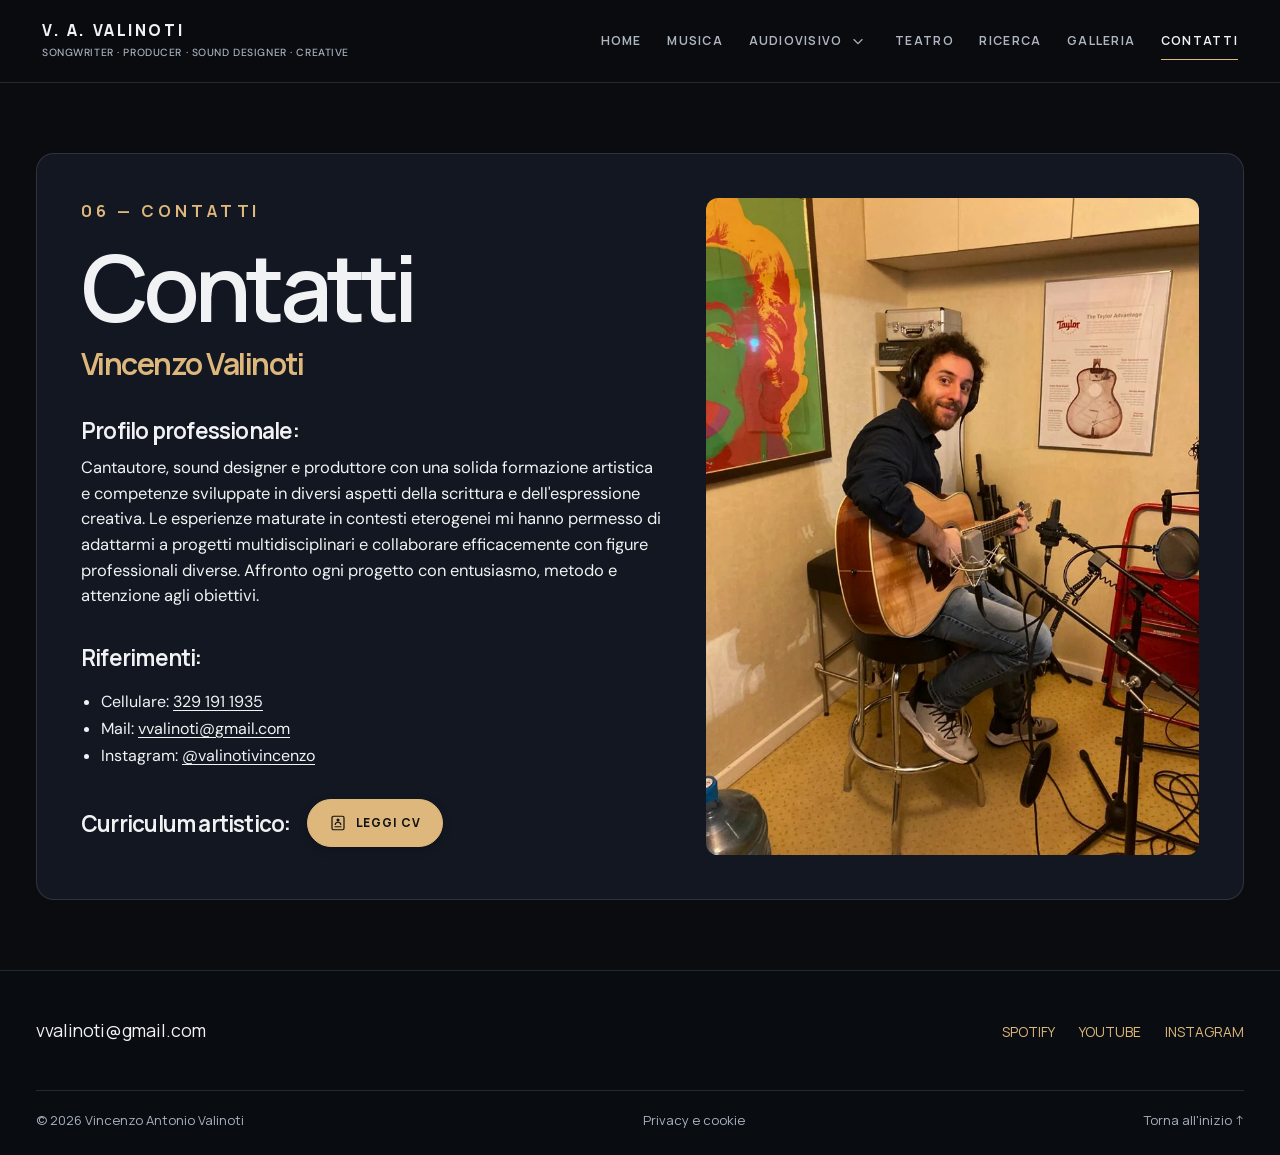
<file: contatti.html>
<!doctype html>
<html lang="it"><head><meta charset="utf-8"><meta name="viewport" content="width=device-width, initial-scale=1"><meta name="referrer" content="strict-origin-when-cross-origin"><meta name="robots" content="noindex, nofollow"><meta name="theme-color" content="#0a0c10"><meta name="description" content="Profilo professionale, contatti e curriculum di Vincenzo Valinoti."><title>Contatti | V. A. Valinoti</title><link rel="icon" href="assets/favicon.svg" type="image/svg+xml"><link rel="preload" href="assets/fonts/manrope.woff2" as="font" type="font/woff2" crossorigin><link rel="stylesheet" href="style.css"><link rel="stylesheet" href="cinema.css"><script src="script.js" defer></script></head>
<body class="cinema"><a class="skip" href="#main">Salta al contenuto</a><header class="site-header"><div class="header-inner"><a class="brand" href="index.html"><span>V. A. VALINOTI</span><small>Songwriter · Producer · Sound Designer · Creative</small></a><button type="button" class="menu-toggle" aria-label="Apri menu" aria-expanded="false" aria-controls="site-nav"><span></span><span></span><span></span></button><nav class="navigation" id="site-nav" aria-label="Navigazione principale"><ul><li><a href="index.html">Home</a></li><li><a href="musica.html">Musica</a></li><li class="has-submenu"><div class="nav-item"><a href="audiovisivo.html">Audiovisivo</a><button class="submenu-toggle" aria-label="Mostra progetti audiovisivi" aria-expanded="false" type="button"><svg viewBox="0 0 16 16" width="14" height="14" aria-hidden="true"><path d="m3 6 5 5 5-5" fill="none" stroke="currentColor" stroke-width="1.5"/></svg></button></div><div class="submenu"><a href="audiovisivo.html#il-tempo-del-mare">Il Tempo Del Mare</a><a href="audiovisivo.html#spot-maximo">Spot Maximo</a><a href="audiovisivo.html#finisce-in-poesia">Finisce In Poesia</a><a href="audiovisivo.html#resta-con-me">Resta Con Me</a><a href="audiovisivo.html#in-mano-un-abbraccio">In Mano Un Abbraccio</a><a href="audiovisivo.html#spot-gucci-bloom">Spot Gucci Bloom</a><a href="audiovisivo.html#spot-grubhub">Spot Grubhub</a><a href="audiovisivo.html#spot-parmigiano-reggiano">Spot Parmiggiano Reggiano</a></div></li><li><a href="teatro.html">Teatro</a></li><li><a href="ricerca.html">Ricerca</a></li><li><a href="galleria.html">Galleria</a></li><li><a href="contatti.html" aria-current="page">Contatti</a></li></ul></nav></div></header>
<main id="main"><section class="section contact-section"><div class="wrap contact-grid"><div><p class="eyebrow">06 — Contatti</p><h1>Contatti</h1><h2 class="gold">Vincenzo Valinoti</h2><h3>Profilo professionale:</h3><p>Cantautore, sound designer e produttore con una solida formazione artistica e competenze sviluppate in diversi aspetti della scrittura e dell&#x27;espressione creativa. Le esperienze maturate in contesti eterogenei mi hanno permesso di adattarmi a progetti multidisciplinari e collaborare efficacemente con figure professionali diverse. Affronto ogni progetto con entusiasmo, metodo e attenzione agli obiettivi.</p><h3>Riferimenti:</h3><ul class="contact-list"><li>Cellulare: <a href="tel:+393291911935">329 191 1935</a></li><li>Mail: <a href="mailto:vvalinoti@gmail.com">vvalinoti@gmail.com</a></li><li>Instagram: <a class="" href="https://www.instagram.com/valinotivincenzo/" target="_blank" rel="noopener noreferrer">@valinotivincenzo</a></li></ul><div class="contact-cv"><h3>Curriculum artistico:</h3><a class="button icon-button" href="assets/docs/curriculum.pdf" target="_blank" rel="noopener noreferrer"><svg class="button-icon icon-cv" viewBox="0 0 24 24" aria-hidden="true" focusable="false"><rect x="4" y="3" width="16" height="18" rx="2" fill="none" stroke="currentColor" stroke-width="1.65"/><circle cx="12" cy="8" r="2.1" fill="currentColor"/><path d="M8.3 14c.2-2 1.6-3 3.7-3s3.5 1 3.7 3M8 17h8" fill="none" stroke="currentColor" stroke-width="1.65" stroke-linecap="round"/></svg><span>Leggi CV</span></a></div></div><img class="" src="assets/images/contact-photo.webp" alt="Vincenzo Valinoti nello studio di registrazione" loading="eager" decoding="async"></div></section></main>
<footer class="site-footer"><div class="wrap footer-main"><a class="footer-email" href="mailto:vvalinoti@gmail.com">vvalinoti@gmail.com</a><div class="socials"><a class="" href="https://open.spotify.com/artist/2zu40i3t7NOcy1PKisx10D" target="_blank" rel="noopener noreferrer">Spotify</a> <a class="" href="https://www.youtube.com/@vincenzovalinoti4106" target="_blank" rel="noopener noreferrer">YouTube</a> <a class="" href="https://www.instagram.com/valinotivincenzo/" target="_blank" rel="noopener noreferrer">Instagram</a></div></div><div class="wrap footer-bottom"><span>© 2026 Vincenzo Antonio Valinoti</span><a href="privacy.html">Privacy e cookie</a><a href="#main" class="back-top">Torna all'inizio ↑</a></div></footer>
</body></html>
</file>
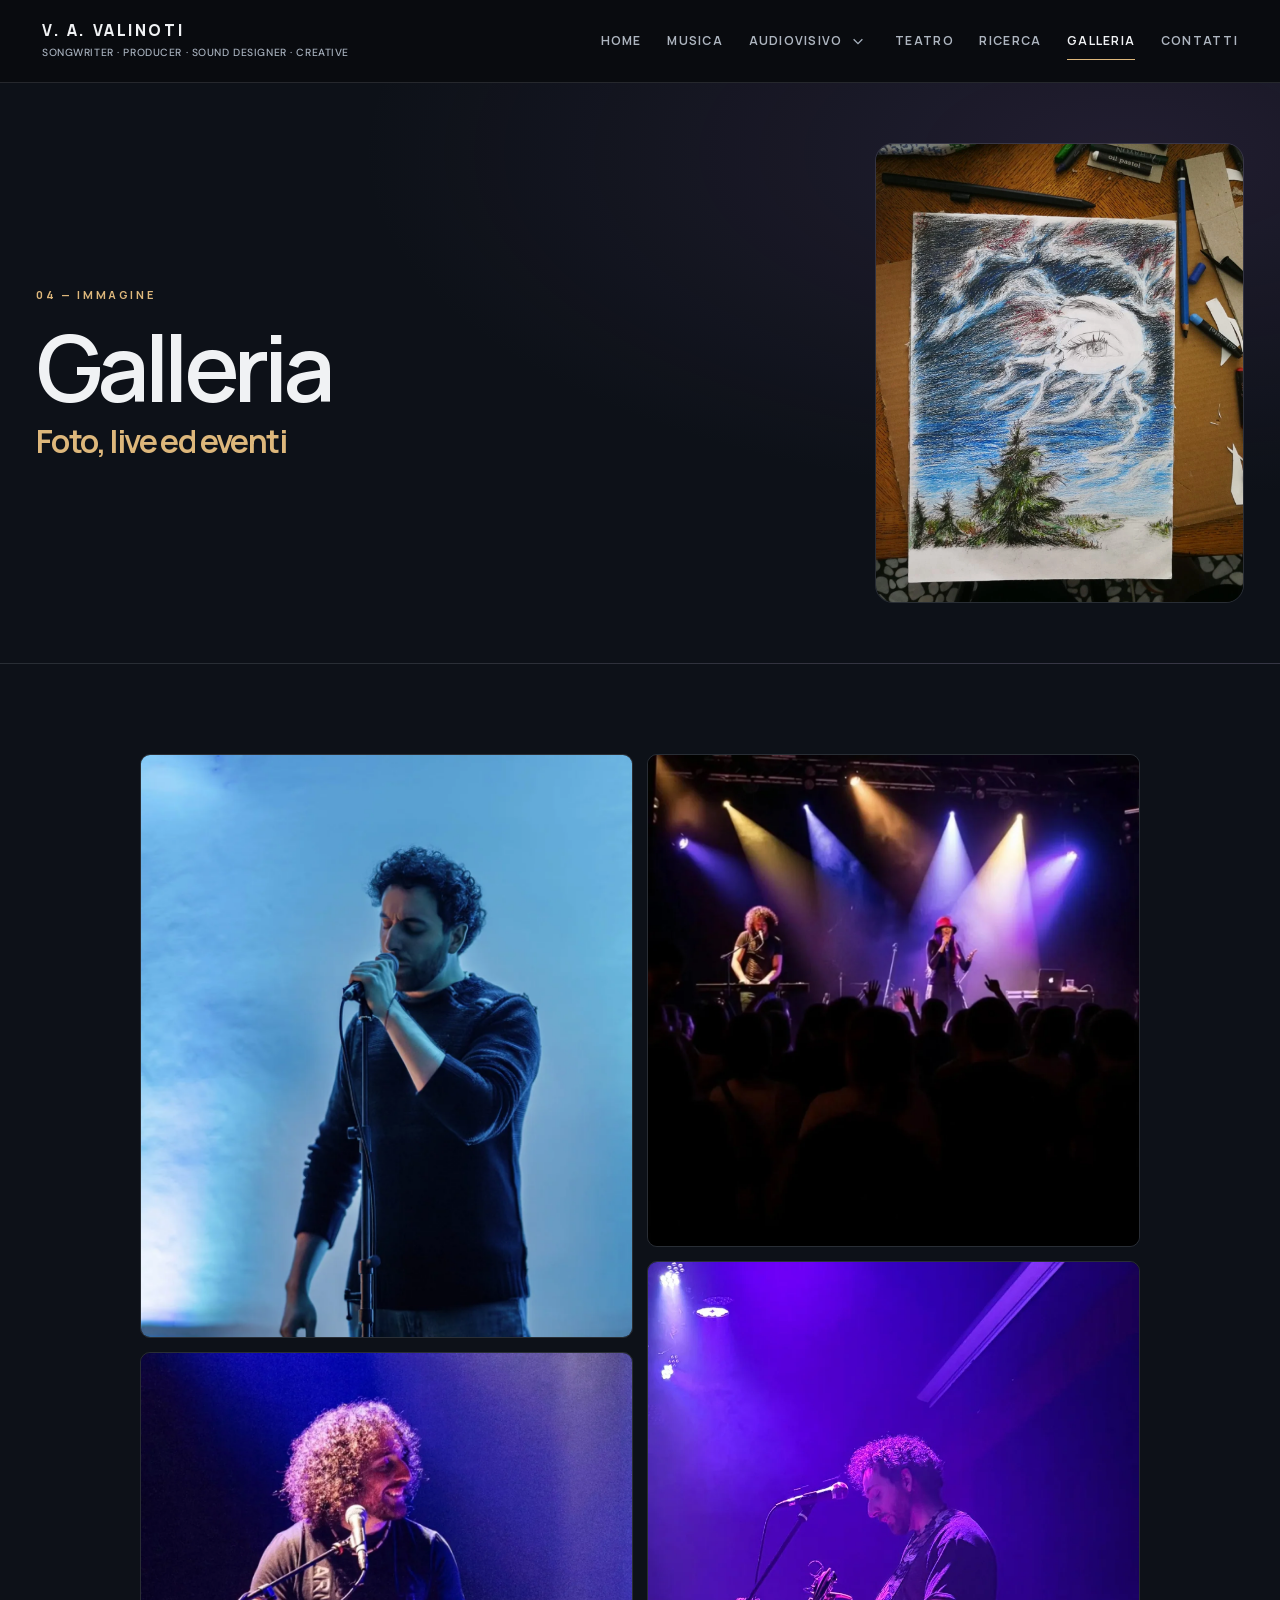
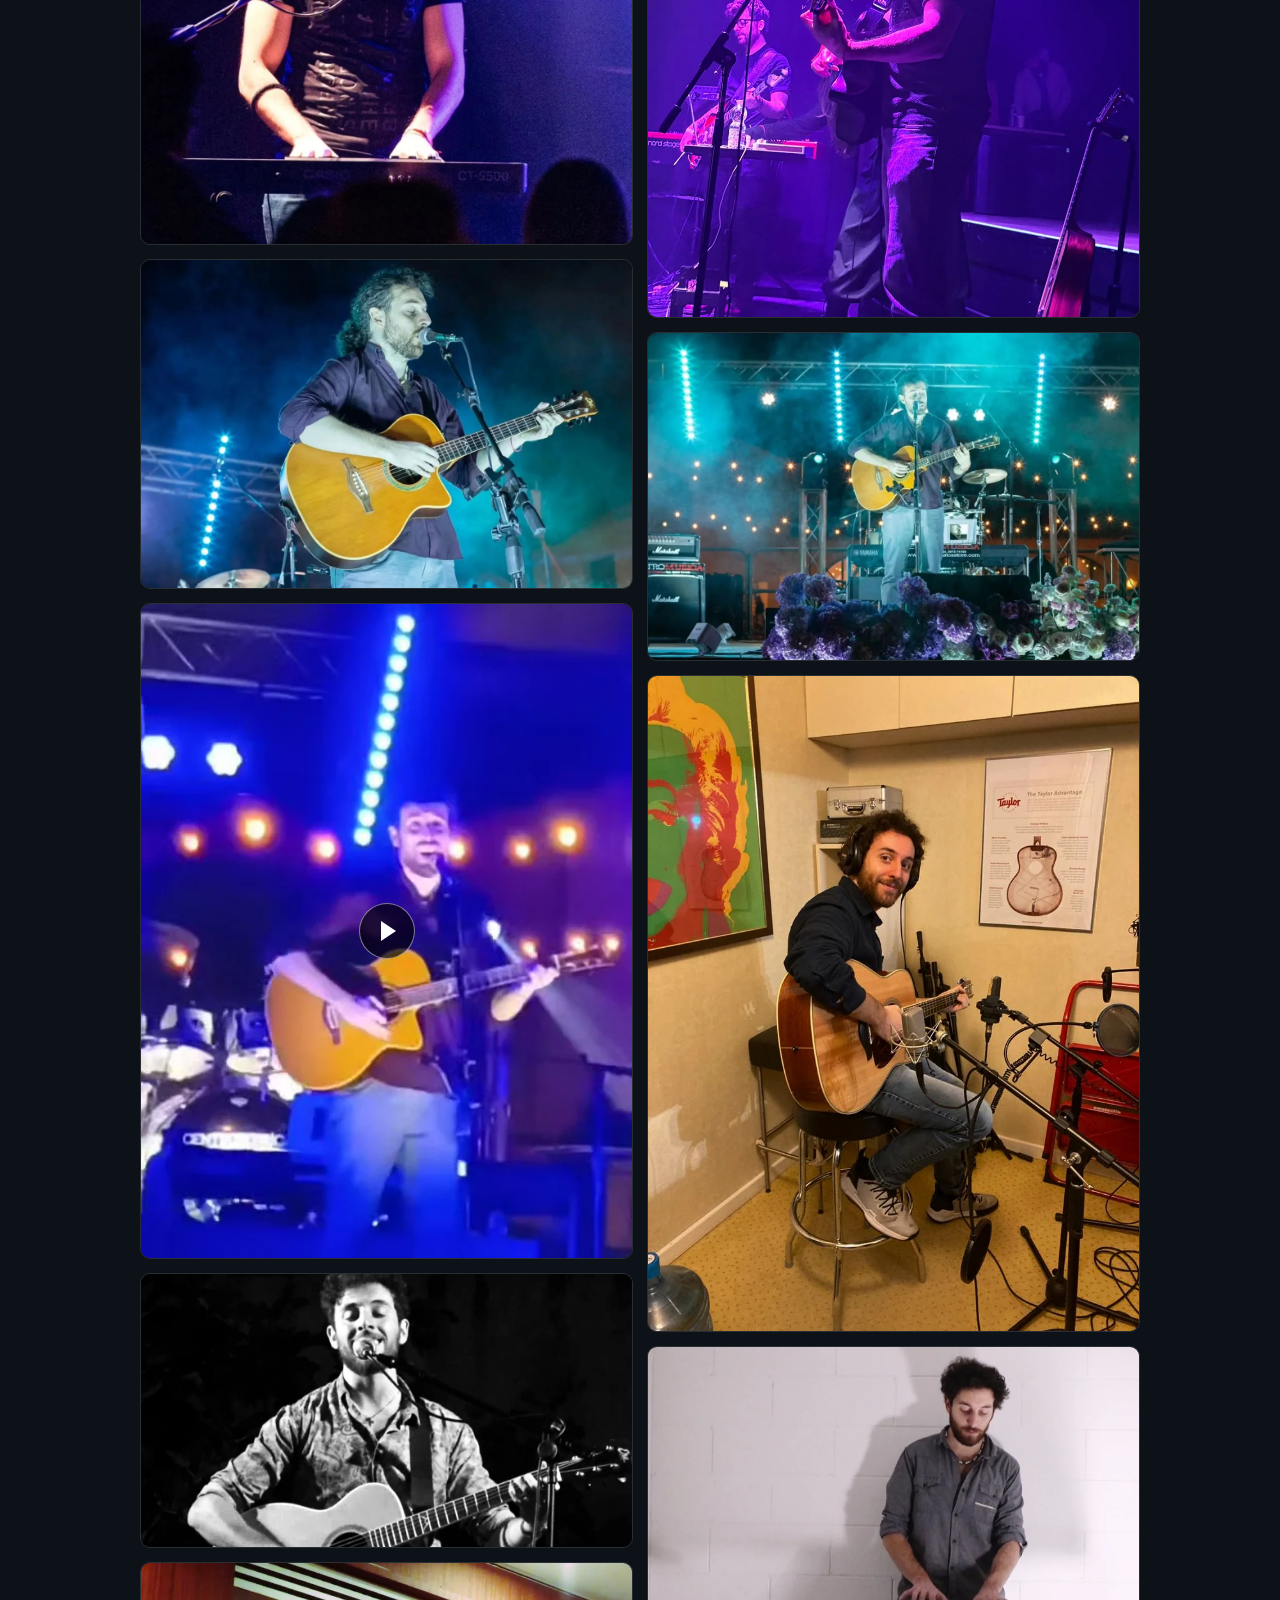
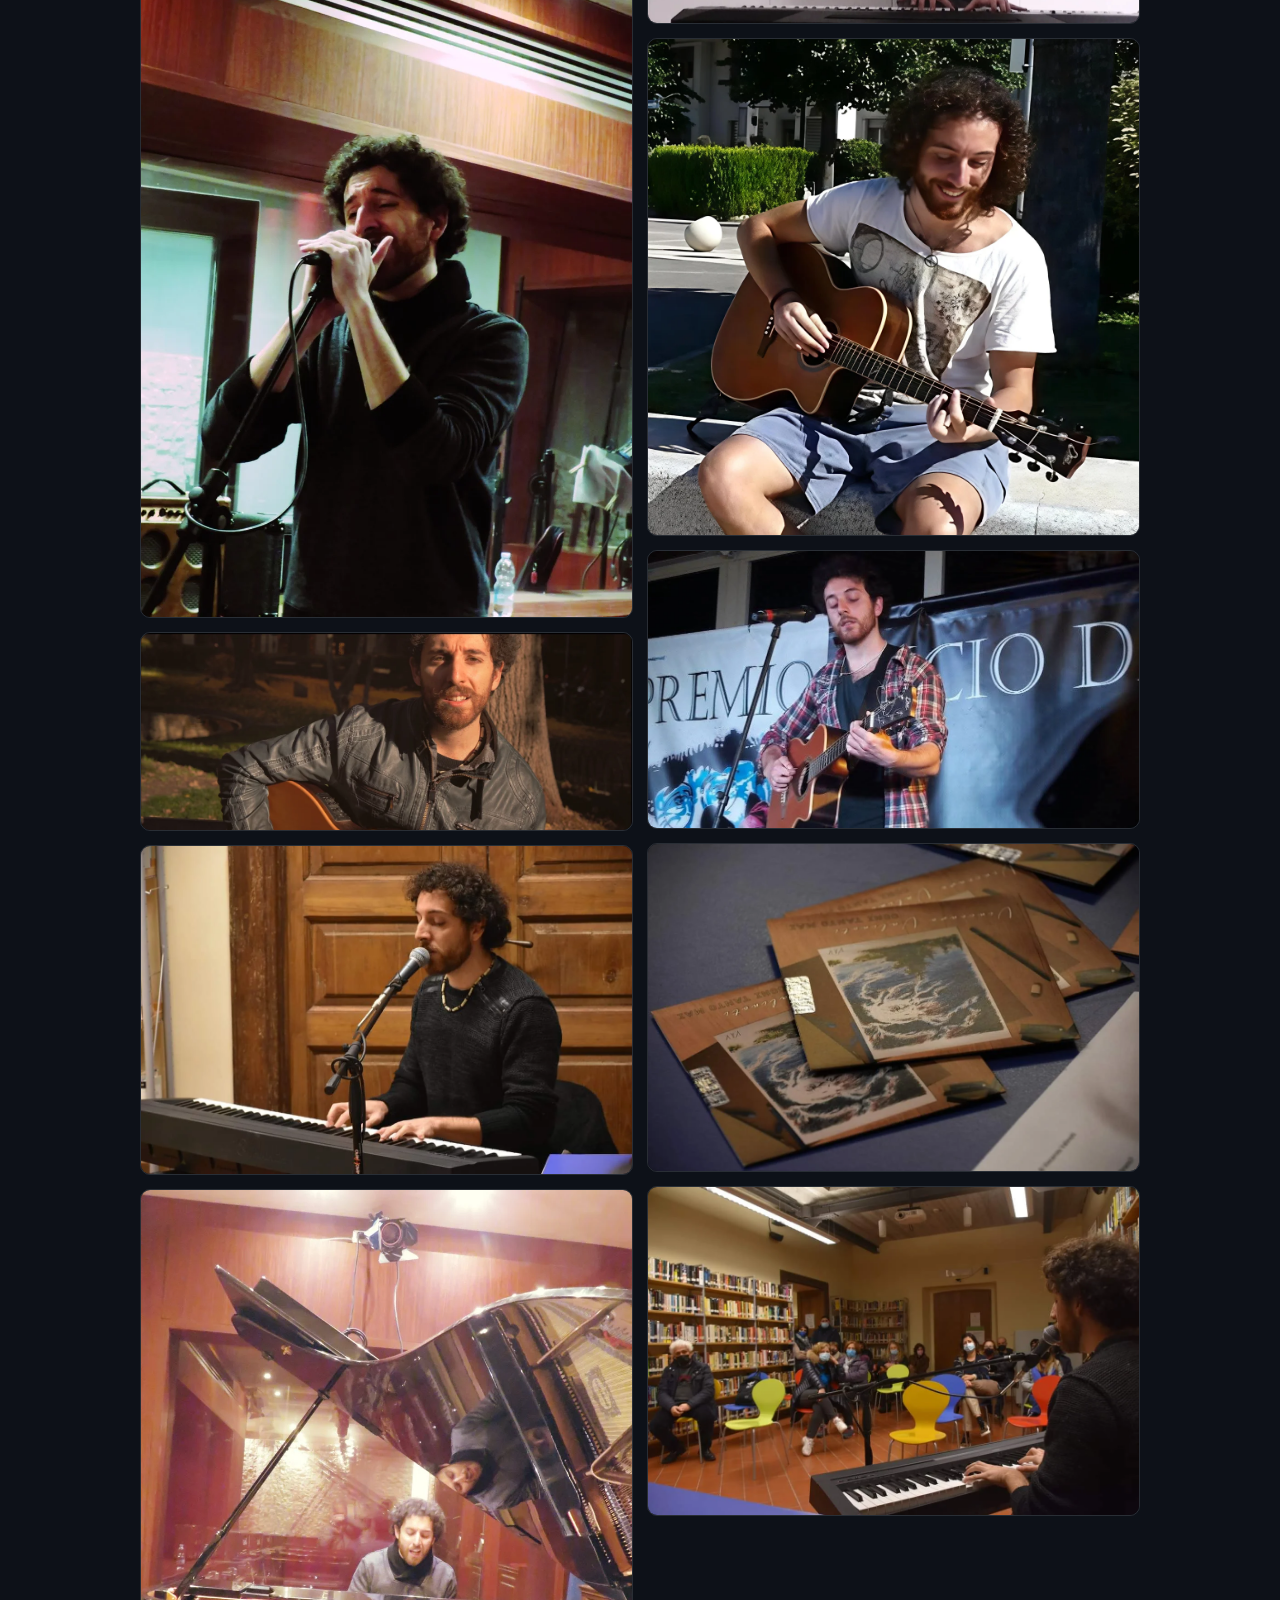
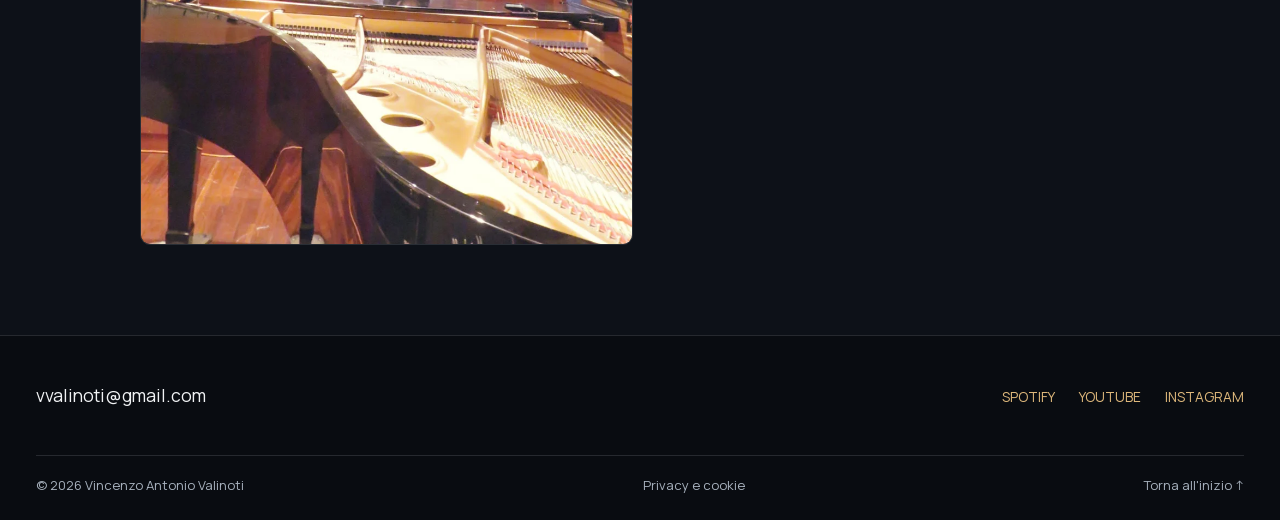
<file: galleria.html>
<!doctype html>
<html lang="it"><head><meta charset="utf-8"><meta name="viewport" content="width=device-width, initial-scale=1"><meta name="referrer" content="strict-origin-when-cross-origin"><meta name="robots" content="noindex, nofollow"><meta name="theme-color" content="#0a0c10"><meta name="description" content="Fotografie, live ed eventi dal percorso artistico di Vincenzo Valinoti."><title>Galleria | V. A. Valinoti</title><link rel="icon" href="assets/favicon.svg" type="image/svg+xml"><link rel="preload" href="assets/fonts/manrope.woff2" as="font" type="font/woff2" crossorigin><link rel="stylesheet" href="style.css"><link rel="stylesheet" href="cinema.css"><script src="script.js" defer></script></head>
<body class="cinema"><a class="skip" href="#main">Salta al contenuto</a><header class="site-header"><div class="header-inner"><a class="brand" href="index.html"><span>V. A. VALINOTI</span><small>Songwriter · Producer · Sound Designer · Creative</small></a><button type="button" class="menu-toggle" aria-label="Apri menu" aria-expanded="false" aria-controls="site-nav"><span></span><span></span><span></span></button><nav class="navigation" id="site-nav" aria-label="Navigazione principale"><ul><li><a href="index.html">Home</a></li><li><a href="musica.html">Musica</a></li><li class="has-submenu"><div class="nav-item"><a href="audiovisivo.html">Audiovisivo</a><button class="submenu-toggle" aria-label="Mostra progetti audiovisivi" aria-expanded="false" type="button"><svg viewbox="0 0 16 16" width="14" height="14" aria-hidden="true"><path d="m3 6 5 5 5-5" fill="none" stroke="currentColor" stroke-width="1.5"></path></svg></button></div><div class="submenu"><a href="audiovisivo.html#il-tempo-del-mare">Il Tempo Del Mare</a><a href="audiovisivo.html#spot-maximo">Spot Maximo</a><a href="audiovisivo.html#finisce-in-poesia">Finisce In Poesia</a><a href="audiovisivo.html#resta-con-me">Resta Con Me</a><a href="audiovisivo.html#in-mano-un-abbraccio">In Mano Un Abbraccio</a><a href="audiovisivo.html#spot-gucci-bloom">Spot Gucci Bloom</a><a href="audiovisivo.html#spot-grubhub">Spot Grubhub</a><a href="audiovisivo.html#spot-parmigiano-reggiano">Spot Parmiggiano Reggiano</a></div></li><li><a href="teatro.html">Teatro</a></li><li><a href="ricerca.html">Ricerca</a></li><li><a href="galleria.html" aria-current="page">Galleria</a></li><li><a href="contatti.html">Contatti</a></li></ul></nav></div></header>
<main id="main"><section class="hero gallery-hero"><div class="wrap gallery-hero-grid"><div><p class="eyebrow">04 — Immagine</p><h1>Galleria</h1><h2 class="gold">Foto, live ed eventi</h2></div><img class="" src="assets/images/gallery-hero.webp" alt="Disegno originale per la copertina di Ogni tanto mai" loading="eager" decoding="async"></div></section><section class="section darker"><div class="wrap"><div class="gallery" aria-label="Foto, live ed eventi"><div class="gallery-column"><button class="gallery-item" type="button" data-media="assets/images/gallery-01.webp" data-kind="image" data-caption="Foto 1 — Galleria" data-index="0"><img class="" src="assets/images/gallery-01.webp" alt="Foto 1 dal portfolio" loading="lazy" decoding="async"></button><button class="gallery-item" type="button" data-media="assets/images/gallery-04.webp" data-kind="image" data-caption="Foto 4 — Galleria" data-index="3"><img class="" src="assets/images/gallery-04.webp" alt="Foto 4 dal portfolio" loading="lazy" decoding="async"></button><button class="gallery-item" type="button" data-media="assets/images/gallery-05.webp" data-kind="image" data-caption="Foto 5 — Galleria" data-index="4"><img class="" src="assets/images/gallery-05.webp" alt="Foto 5 dal portfolio" loading="lazy" decoding="async"></button><button class="gallery-item" type="button" data-media="assets/video/gallery-live.mp4" data-kind="video" data-caption="Video live" data-index="6"><img class="" src="assets/images/gallery-07.webp" alt="Anteprima del video live" loading="lazy" decoding="async"><span class="gallery-play" aria-hidden="true"></span></button><button class="gallery-item" type="button" data-media="assets/images/gallery-09.webp" data-kind="image" data-caption="Foto 9 — Galleria" data-index="8"><img class="" src="assets/images/gallery-09.webp" alt="Foto 9 dal portfolio" loading="lazy" decoding="async"></button><button class="gallery-item" type="button" data-media="assets/images/gallery-11.webp" data-kind="image" data-caption="Foto 11 — Galleria" data-index="10"><img class="" src="assets/images/gallery-11.webp" alt="Foto 11 dal portfolio" loading="lazy" decoding="async"></button><button class="gallery-item" type="button" data-media="assets/images/gallery-14.webp" data-kind="image" data-caption="Foto 14 — Galleria" data-index="13"><img class="" src="assets/images/gallery-14.webp" alt="Foto 14 dal portfolio" loading="lazy" decoding="async"></button><button class="gallery-item" type="button" data-media="assets/images/gallery-16.webp" data-kind="image" data-caption="Foto 16 — Galleria" data-index="15"><img class="" src="assets/images/gallery-16.webp" alt="Foto 16 dal portfolio" loading="lazy" decoding="async"></button><button class="gallery-item" type="button" data-media="assets/images/gallery-18.webp" data-kind="image" data-caption="Foto 18 — Galleria" data-index="17"><img class="" src="assets/images/gallery-18.webp" alt="Foto 18 dal portfolio" loading="lazy" decoding="async"></button></div><div class="gallery-column"><button class="gallery-item" type="button" data-media="assets/images/gallery-02.webp" data-kind="image" data-caption="Foto 2 — Galleria" data-index="1"><img class="" src="assets/images/gallery-02.webp" alt="Foto 2 dal portfolio" loading="lazy" decoding="async"></button><button class="gallery-item" type="button" data-media="assets/images/gallery-03.webp" data-kind="image" data-caption="Foto 3 — Galleria" data-index="2"><img class="" src="assets/images/gallery-03.webp" alt="Foto 3 dal portfolio" loading="lazy" decoding="async"></button><button class="gallery-item" type="button" data-media="assets/images/gallery-06.webp" data-kind="image" data-caption="Foto 6 — Galleria" data-index="5"><img class="" src="assets/images/gallery-06.webp" alt="Foto 6 dal portfolio" loading="lazy" decoding="async"></button><button class="gallery-item" type="button" data-media="assets/images/gallery-08.webp" data-kind="image" data-caption="Foto 8 — Galleria" data-index="7"><img class="" src="assets/images/gallery-08.webp" alt="Foto 8 dal portfolio" loading="lazy" decoding="async"></button><button class="gallery-item" type="button" data-media="assets/images/gallery-10.webp" data-kind="image" data-caption="Foto 10 — Galleria" data-index="9"><img class="" src="assets/images/gallery-10.webp" alt="Foto 10 dal portfolio" loading="lazy" decoding="async"></button><button class="gallery-item" type="button" data-media="assets/images/gallery-12.webp" data-kind="image" data-caption="Foto 12 — Galleria" data-index="11"><img class="" src="assets/images/gallery-12.webp" alt="Foto 12 dal portfolio" loading="lazy" decoding="async"></button><button class="gallery-item" type="button" data-media="assets/images/gallery-13.webp" data-kind="image" data-caption="Foto 13 — Galleria" data-index="12"><img class="" src="assets/images/gallery-13.webp" alt="Foto 13 dal portfolio" loading="lazy" decoding="async"></button><button class="gallery-item" type="button" data-media="assets/images/gallery-15.webp" data-kind="image" data-caption="Foto 15 — Galleria" data-index="14"><img class="" src="assets/images/gallery-15.webp" alt="Foto 15 dal portfolio" loading="lazy" decoding="async"></button><button class="gallery-item" type="button" data-media="assets/images/gallery-17.webp" data-kind="image" data-caption="Foto 17 — Galleria" data-index="16"><img class="" src="assets/images/gallery-17.webp" alt="Foto 17 dal portfolio" loading="lazy" decoding="async"></button></div></div></div></section><dialog class="lightbox" aria-label="Visualizzazione galleria"><button class="lightbox-close" type="button" aria-label="Chiudi">×</button><button class="lightbox-prev" type="button" aria-label="Foto precedente">‹</button><div class="lightbox-media"></div><button class="lightbox-next" type="button" aria-label="Foto successiva">›</button><p class="lightbox-caption"></p></dialog></main>
<footer class="site-footer"><div class="wrap footer-main"><a class="footer-email" href="mailto:vvalinoti@gmail.com">vvalinoti@gmail.com</a><div class="socials"><a class="" href="https://open.spotify.com/artist/2zu40i3t7NOcy1PKisx10D" target="_blank" rel="noopener noreferrer">Spotify</a> <a class="" href="https://www.youtube.com/@vincenzovalinoti4106" target="_blank" rel="noopener noreferrer">YouTube</a> <a class="" href="https://www.instagram.com/valinotivincenzo/" target="_blank" rel="noopener noreferrer">Instagram</a></div></div><div class="wrap footer-bottom"><span>© 2026 Vincenzo Antonio Valinoti</span><a href="privacy.html">Privacy e cookie</a><a href="#main" class="back-top">Torna all'inizio ↑</a></div></footer>
</body></html>
</file>
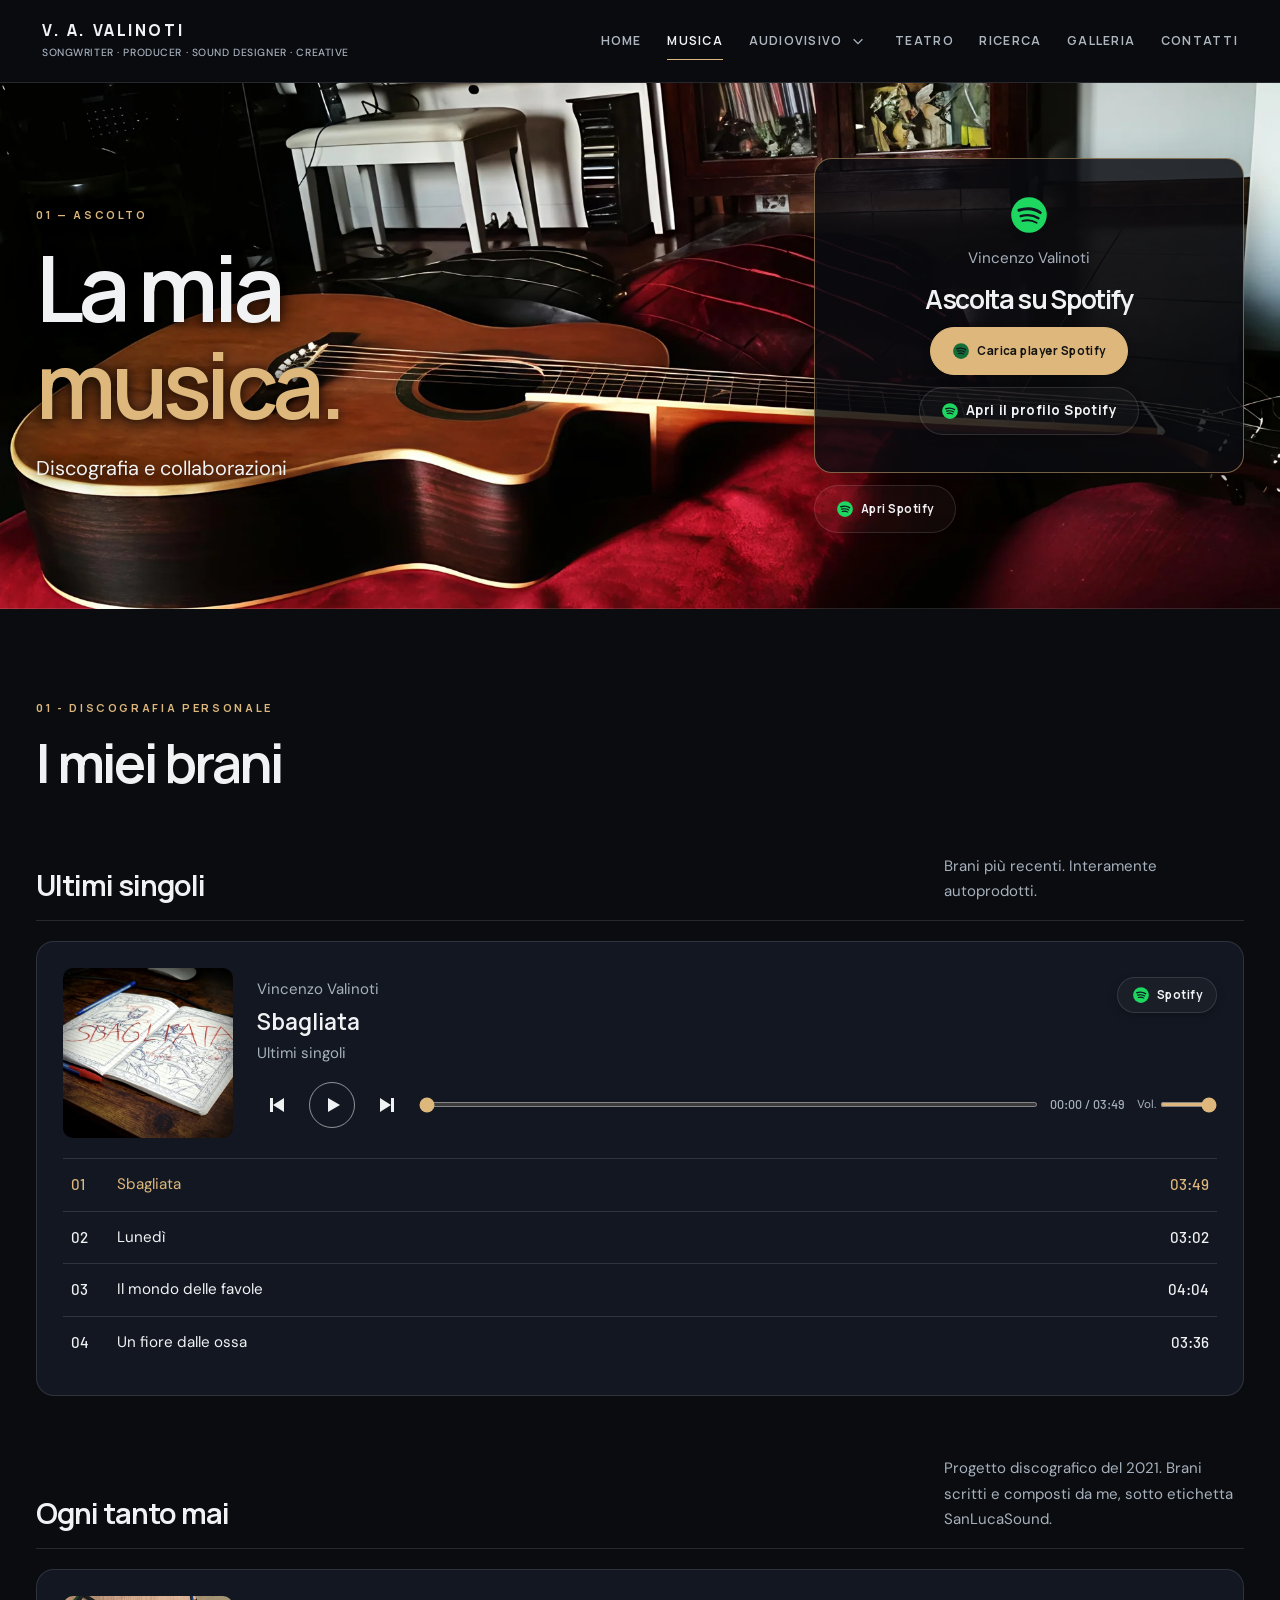
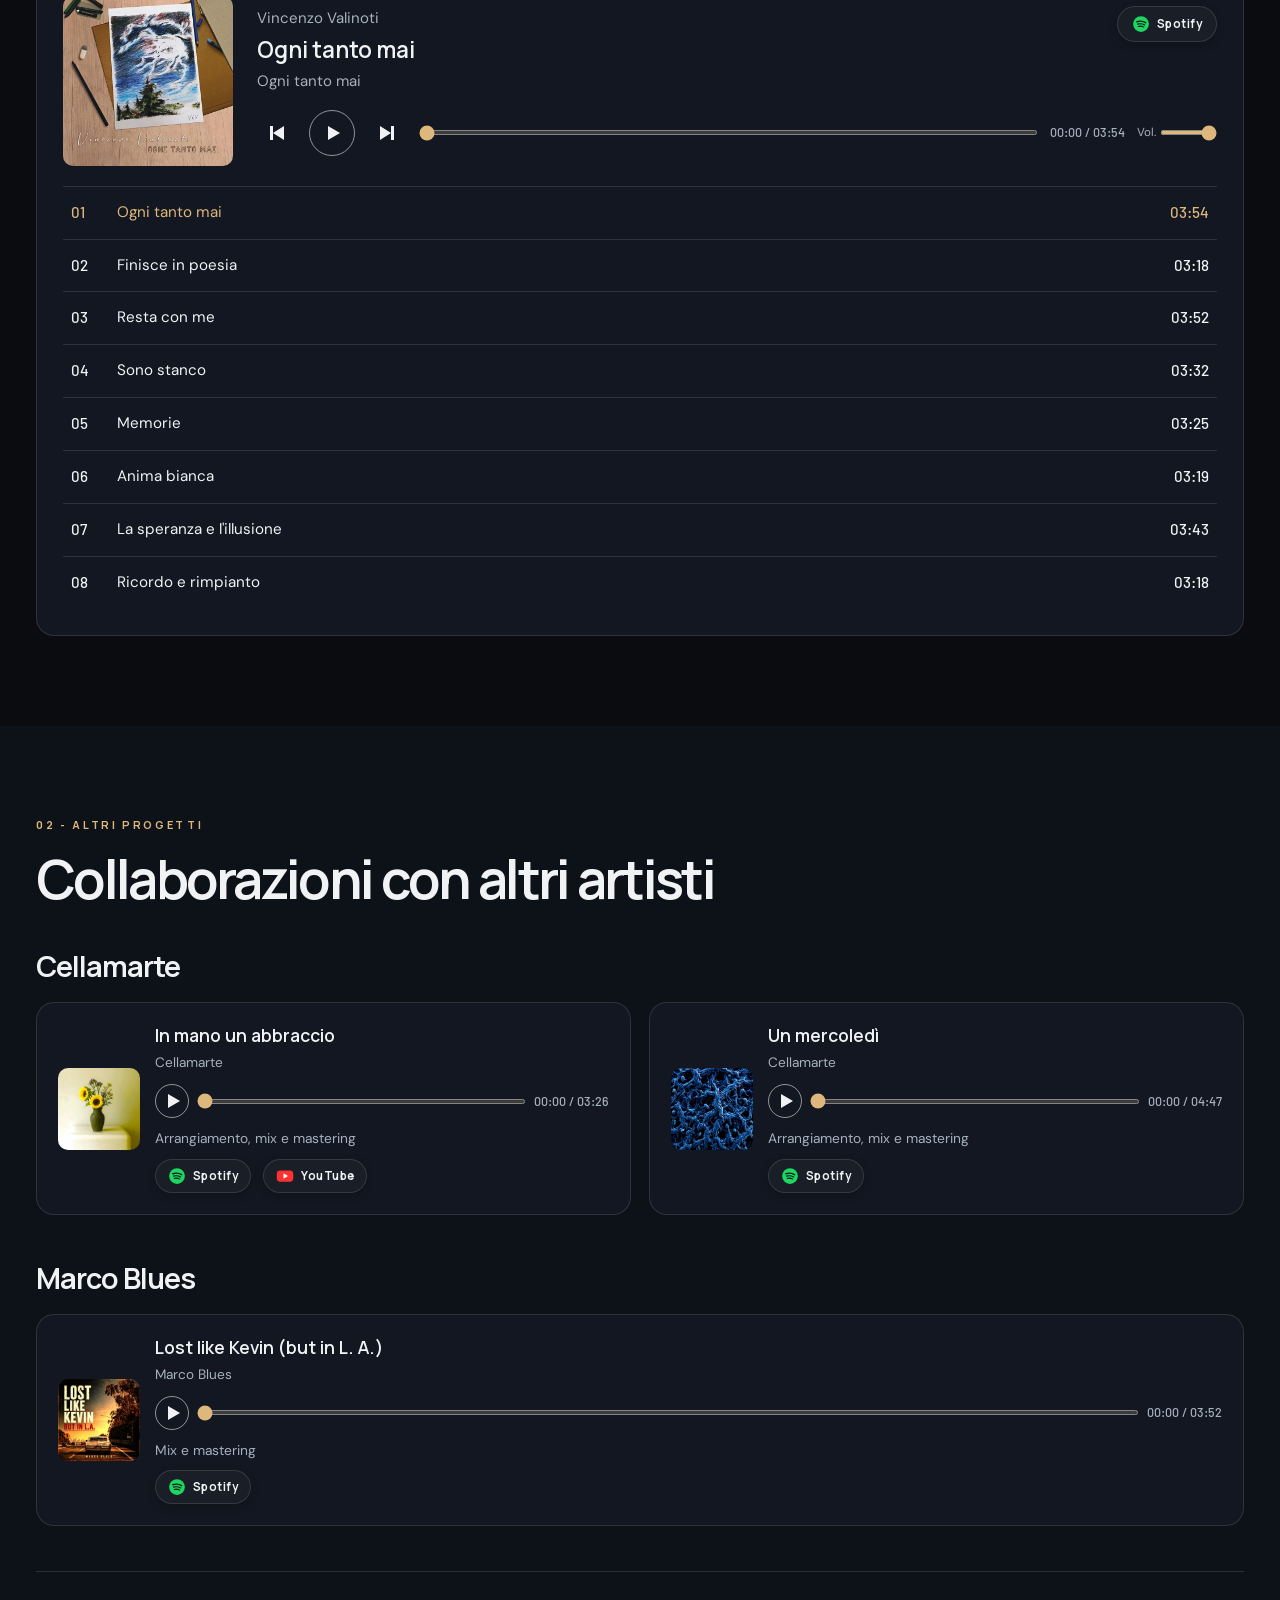
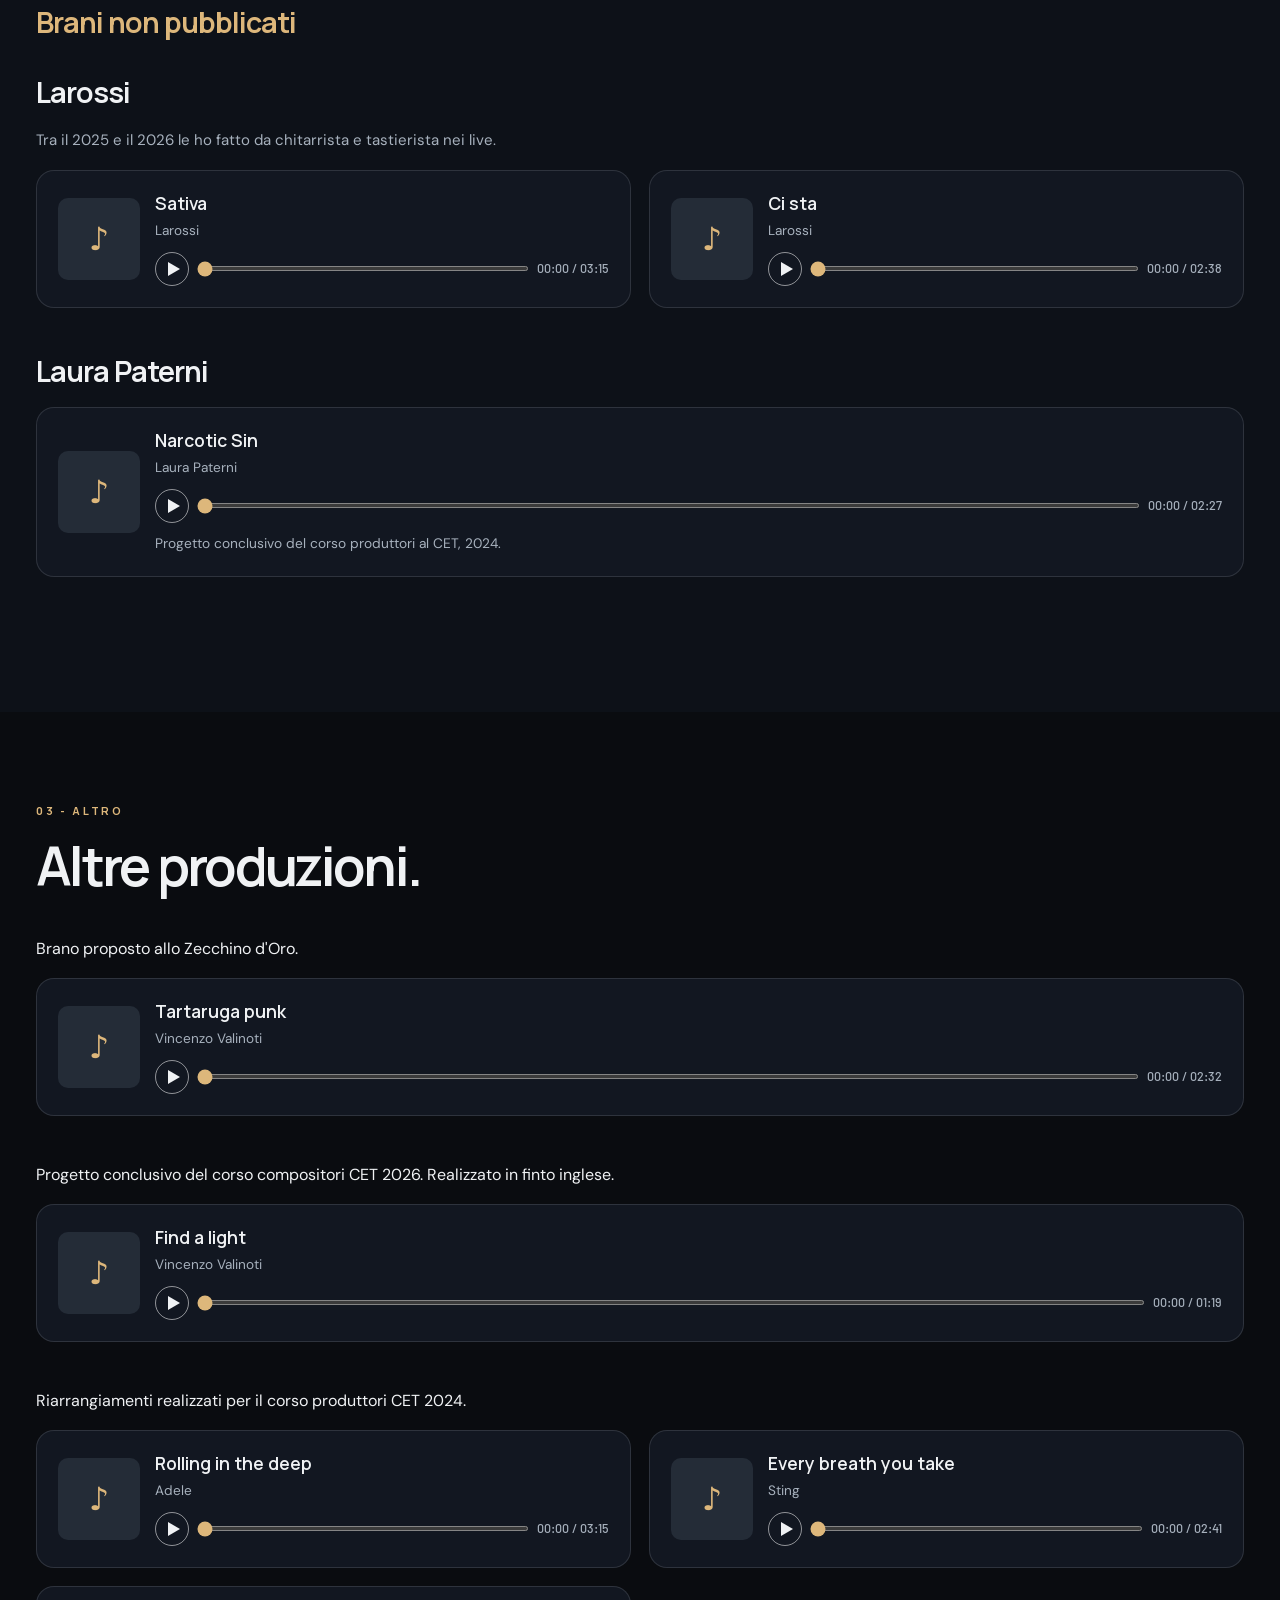
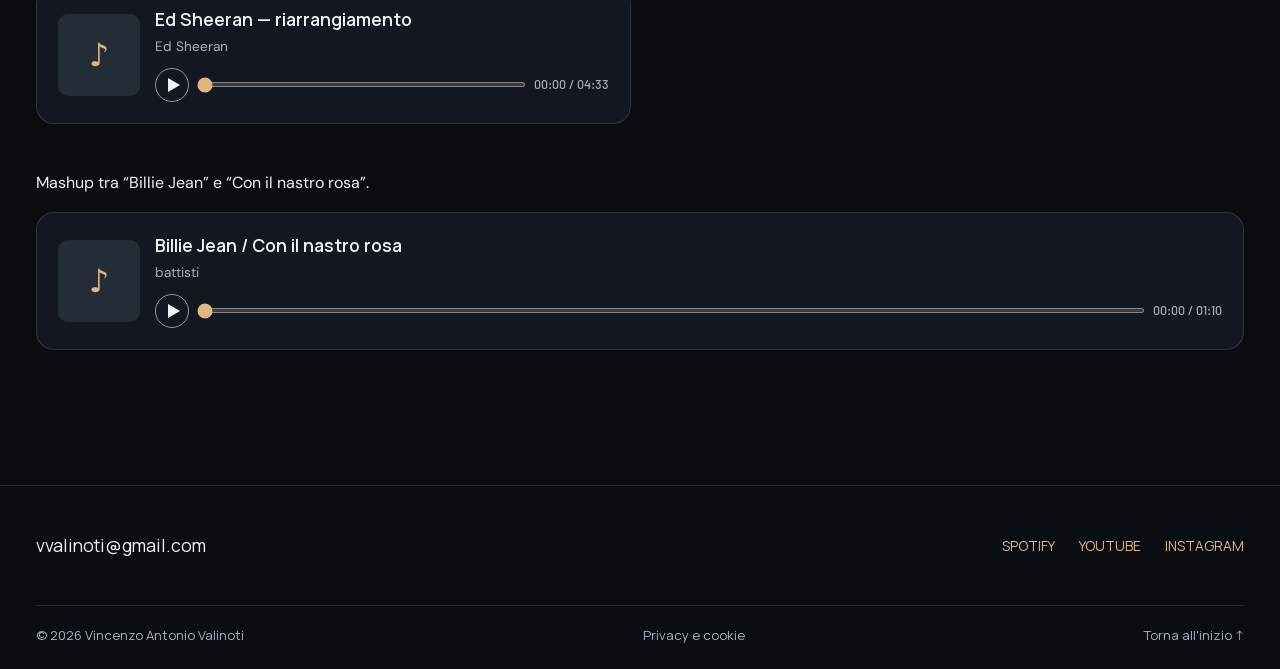
<file: musica.html>
<!doctype html>
<html lang="it"><head><meta charset="utf-8"><meta name="viewport" content="width=device-width, initial-scale=1"><meta name="referrer" content="strict-origin-when-cross-origin"><meta name="robots" content="noindex, nofollow"><meta name="theme-color" content="#0a0c10"><meta name="description" content="Discografia personale, collaborazioni con altri artisti e altre produzioni musicali."><title>Musica | V. A. Valinoti</title><link rel="icon" href="assets/favicon.svg" type="image/svg+xml"><link rel="preload" href="assets/fonts/manrope.woff2" as="font" type="font/woff2" crossorigin><link rel="stylesheet" href="style.css"><link rel="stylesheet" href="cinema.css"><script src="script.js" defer></script></head>
<body class="cinema"><a class="skip" href="#main">Salta al contenuto</a><header class="site-header"><div class="header-inner"><a class="brand" href="index.html"><span>V. A. VALINOTI</span><small>Songwriter · Producer · Sound Designer · Creative</small></a><button type="button" class="menu-toggle" aria-label="Apri menu" aria-expanded="false" aria-controls="site-nav"><span></span><span></span><span></span></button><nav class="navigation" id="site-nav" aria-label="Navigazione principale"><ul><li><a href="index.html">Home</a></li><li><a href="musica.html" aria-current="page">Musica</a></li><li class="has-submenu"><div class="nav-item"><a href="audiovisivo.html">Audiovisivo</a><button class="submenu-toggle" aria-label="Mostra progetti audiovisivi" aria-expanded="false" type="button"><svg viewBox="0 0 16 16" width="14" height="14" aria-hidden="true"><path d="m3 6 5 5 5-5" fill="none" stroke="currentColor" stroke-width="1.5"/></svg></button></div><div class="submenu"><a href="audiovisivo.html#il-tempo-del-mare">Il Tempo Del Mare</a><a href="audiovisivo.html#spot-maximo">Spot Maximo</a><a href="audiovisivo.html#finisce-in-poesia">Finisce In Poesia</a><a href="audiovisivo.html#resta-con-me">Resta Con Me</a><a href="audiovisivo.html#in-mano-un-abbraccio">In Mano Un Abbraccio</a><a href="audiovisivo.html#spot-gucci-bloom">Spot Gucci Bloom</a><a href="audiovisivo.html#spot-grubhub">Spot Grubhub</a><a href="audiovisivo.html#spot-parmigiano-reggiano">Spot Parmiggiano Reggiano</a></div></li><li><a href="teatro.html">Teatro</a></li><li><a href="ricerca.html">Ricerca</a></li><li><a href="galleria.html">Galleria</a></li><li><a href="contatti.html">Contatti</a></li></ul></nav></div></header>
<main id="main"><section class="music-hero hero"><div class="wrap music-hero-inner"><div><p class="eyebrow">01 — Ascolto</p><h1>La mia<br><span class="gold">musica.</span></h1><p class="lead">Discografia e collaborazioni</p></div><div class="spotify-hero-media"><div class="spotify-panel" data-embed="https://open.spotify.com/embed/artist/2zu40i3t7NOcy1PKisx10D" data-title="Vincenzo Valinoti su Spotify"><div class="spotify-placeholder"><svg class="spotify-icon" aria-hidden="true" viewBox="0 0 32 32" width="38" height="38"><circle cx="16" cy="16" r="15" fill="#1ed760"/><g fill="none" stroke="#10161e" stroke-linecap="round"><path d="M7.5 12c6.4-2 13.1-1.5 18 2" stroke-width="2.5"/><path d="M9 17c5.6-1.6 10.6-1 15 1.7" stroke-width="2"/><path d="M10.5 21c4-1 8.2-.6 11.9 1.5" stroke-width="1.6"/></g></svg><p>Vincenzo Valinoti</p><h2>Ascolta su Spotify</h2><button type="button" class="button activate-embed service-button spotify-button"><svg class="button-icon icon-spotify" viewBox="0 0 24 24" aria-hidden="true" focusable="false"><circle cx="12" cy="12" r="10.5" fill="currentColor"/><g fill="none" stroke="#10151d" stroke-linecap="round"><path d="M6.5 9c4-1.4 8.2-.9 11.6 1.2" stroke-width="1.9"/><path d="M7.4 12.2c3.2-1 6.6-.6 9.5 1.1" stroke-width="1.55"/><path d="M8.2 15.2c2.6-.7 5.1-.4 7.6.9" stroke-width="1.35"/></g></svg><span>Carica player Spotify</span></button><a class="button outline service-button spotify-button" href="https://open.spotify.com/artist/2zu40i3t7NOcy1PKisx10D" target="_blank" rel="noopener noreferrer"><svg class="button-icon icon-spotify" viewBox="0 0 24 24" aria-hidden="true" focusable="false"><circle cx="12" cy="12" r="10.5" fill="currentColor"/><g fill="none" stroke="#10151d" stroke-linecap="round"><path d="M6.5 9c4-1.4 8.2-.9 11.6 1.2" stroke-width="1.9"/><path d="M7.4 12.2c3.2-1 6.6-.6 9.5 1.1" stroke-width="1.55"/><path d="M8.2 15.2c2.6-.7 5.1-.4 7.6.9" stroke-width="1.35"/></g></svg><span>Apri il profilo Spotify</span></a></div></div><a class="spotify-direct button outline service-button spotify-button" href="https://open.spotify.com/artist/2zu40i3t7NOcy1PKisx10D" target="_blank" rel="noopener noreferrer"><svg class="button-icon icon-spotify" viewBox="0 0 24 24" aria-hidden="true" focusable="false"><circle cx="12" cy="12" r="10.5" fill="currentColor"/><g fill="none" stroke="#10151d" stroke-linecap="round"><path d="M6.5 9c4-1.4 8.2-.9 11.6 1.2" stroke-width="1.9"/><path d="M7.4 12.2c3.2-1 6.6-.6 9.5 1.1" stroke-width="1.55"/><path d="M8.2 15.2c2.6-.7 5.1-.4 7.6.9" stroke-width="1.35"/></g></svg><span>Apri Spotify</span></a></div></div></section>
<section class="section"><div class="wrap"><div class="section-heading"><div><p class="eyebrow">01 - Discografia personale</p><h2>I miei brani</h2></div></div><div class="subsection-heading"><h3>Ultimi singoli</h3><p>Brani più recenti. Interamente autoprodotti.</p></div><article class="playlist" data-playlist><div class="playlist-top"><img class="album-cover" src="assets/images/singles.webp" alt="Copertina di Ultimi singoli" loading="lazy" decoding="async"><div class="playlist-top-inner"><div><p class="muted">Vincenzo Valinoti</p><h4 class="now-playing">Sbagliata</h4><p class="muted">Ultimi singoli</p></div><a class="button outline service-button spotify-button" href="https://open.spotify.com/artist/2zu40i3t7NOcy1PKisx10D" target="_blank" rel="noopener noreferrer"><svg class="button-icon icon-spotify" viewBox="0 0 24 24" aria-hidden="true" focusable="false"><circle cx="12" cy="12" r="10.5" fill="currentColor"/><g fill="none" stroke="#10151d" stroke-linecap="round"><path d="M6.5 9c4-1.4 8.2-.9 11.6 1.2" stroke-width="1.9"/><path d="M7.4 12.2c3.2-1 6.6-.6 9.5 1.1" stroke-width="1.55"/><path d="M8.2 15.2c2.6-.7 5.1-.4 7.6.9" stroke-width="1.35"/></g></svg><span>Spotify</span></a><div class="playlist-controls audio-control" data-player><button type="button" class="previous" aria-label="Traccia precedente"><span aria-hidden="true"></span></button><button type="button" class="play-button" aria-label="Riproduci Sbagliata"><span class="play-symbol" aria-hidden="true"></span></button><button type="button" class="next" aria-label="Traccia successiva"><span aria-hidden="true"></span></button><input type="range" class="seek" min="0" max="100" value="0" aria-label="Posizione audio"><span class="time"><span class="current-time">00:00</span> / <span class="duration">03:49</span></span><label class="volume-control"><span>Vol.</span><input class="volume" aria-label="Volume" type="range" min="0" max="1" step=".05" value="1"></label><audio src="assets/audio/sbagliata.mp3" preload="none"></audio></div></div></div><div class="playlist-rows"><button type="button" class="playlist-row selected" data-src="assets/audio/sbagliata.mp3" data-title="Sbagliata" data-duration="03:49"><span class="track-number">01</span><span class="song-title">Sbagliata</span><span class="song-duration">03:49</span></button><button type="button" class="playlist-row" data-src="assets/audio/lunedi.mp3" data-title="Lunedì" data-duration="03:02"><span class="track-number">02</span><span class="song-title">Lunedì</span><span class="song-duration">03:02</span></button><button type="button" class="playlist-row" data-src="assets/audio/il-mondo-delle-favole.mp3" data-title="Il mondo delle favole" data-duration="04:04"><span class="track-number">03</span><span class="song-title">Il mondo delle favole</span><span class="song-duration">04:04</span></button><button type="button" class="playlist-row" data-src="assets/audio/un-fiore-dalle-ossa.mp3" data-title="Un fiore dalle ossa" data-duration="03:36"><span class="track-number">04</span><span class="song-title">Un fiore dalle ossa</span><span class="song-duration">03:36</span></button></div></article><div id="ogni-tanto-mai" class="subsection-heading"><h3>Ogni tanto mai</h3><p>Progetto discografico del 2021. Brani scritti e composti da me, sotto etichetta SanLucaSound.</p></div><article class="playlist" data-playlist><div class="playlist-top"><img class="album-cover" src="assets/images/album.webp" alt="Copertina di Ogni tanto mai" loading="lazy" decoding="async"><div class="playlist-top-inner"><div><p class="muted">Vincenzo Valinoti</p><h4 class="now-playing">Ogni tanto mai</h4><p class="muted">Ogni tanto mai</p></div><a class="button outline service-button spotify-button" href="https://open.spotify.com/artist/2zu40i3t7NOcy1PKisx10D" target="_blank" rel="noopener noreferrer"><svg class="button-icon icon-spotify" viewBox="0 0 24 24" aria-hidden="true" focusable="false"><circle cx="12" cy="12" r="10.5" fill="currentColor"/><g fill="none" stroke="#10151d" stroke-linecap="round"><path d="M6.5 9c4-1.4 8.2-.9 11.6 1.2" stroke-width="1.9"/><path d="M7.4 12.2c3.2-1 6.6-.6 9.5 1.1" stroke-width="1.55"/><path d="M8.2 15.2c2.6-.7 5.1-.4 7.6.9" stroke-width="1.35"/></g></svg><span>Spotify</span></a><div class="playlist-controls audio-control" data-player><button type="button" class="previous" aria-label="Traccia precedente"><span aria-hidden="true"></span></button><button type="button" class="play-button" aria-label="Riproduci Ogni tanto mai"><span class="play-symbol" aria-hidden="true"></span></button><button type="button" class="next" aria-label="Traccia successiva"><span aria-hidden="true"></span></button><input type="range" class="seek" min="0" max="100" value="0" aria-label="Posizione audio"><span class="time"><span class="current-time">00:00</span> / <span class="duration">03:54</span></span><label class="volume-control"><span>Vol.</span><input class="volume" aria-label="Volume" type="range" min="0" max="1" step=".05" value="1"></label><audio src="assets/audio/ogni-tanto-mai.mp3" preload="none"></audio></div></div></div><div class="playlist-rows"><button type="button" class="playlist-row selected" data-src="assets/audio/ogni-tanto-mai.mp3" data-title="Ogni tanto mai" data-duration="03:54"><span class="track-number">01</span><span class="song-title">Ogni tanto mai</span><span class="song-duration">03:54</span></button><button type="button" class="playlist-row" data-src="assets/audio/finisce-in-poesia.mp3" data-title="Finisce in poesia" data-duration="03:18"><span class="track-number">02</span><span class="song-title">Finisce in poesia</span><span class="song-duration">03:18</span></button><button type="button" class="playlist-row" data-src="assets/audio/resta-con-me.mp3" data-title="Resta con me" data-duration="03:52"><span class="track-number">03</span><span class="song-title">Resta con me</span><span class="song-duration">03:52</span></button><button type="button" class="playlist-row" data-src="assets/audio/sono-stanco.mp3" data-title="Sono stanco" data-duration="03:32"><span class="track-number">04</span><span class="song-title">Sono stanco</span><span class="song-duration">03:32</span></button><button type="button" class="playlist-row" data-src="assets/audio/memorie.mp3" data-title="Memorie" data-duration="03:25"><span class="track-number">05</span><span class="song-title">Memorie</span><span class="song-duration">03:25</span></button><button type="button" class="playlist-row" data-src="assets/audio/anima-bianca.mp3" data-title="Anima bianca" data-duration="03:19"><span class="track-number">06</span><span class="song-title">Anima bianca</span><span class="song-duration">03:19</span></button><button type="button" class="playlist-row" data-src="assets/audio/la-speranza-e-lillusione.mp3" data-title="La speranza e l&#x27;illusione" data-duration="03:43"><span class="track-number">07</span><span class="song-title">La speranza e l&#x27;illusione</span><span class="song-duration">03:43</span></button><button type="button" class="playlist-row" data-src="assets/audio/ricordo-e-rimpianto.mp3" data-title="Ricordo e rimpianto" data-duration="03:18"><span class="track-number">08</span><span class="song-title">Ricordo e rimpianto</span><span class="song-duration">03:18</span></button></div></article></div></section>
<section class="section darker"><div class="wrap"><div class="section-heading"><div><p class="eyebrow">02 - Altri progetti</p><h2>Collaborazioni con altri artisti</h2></div></div><div class="artist-group"><h3>Cellamarte</h3><div class="track-grid"><article class="track-card"><img class="track-cover" src="assets/images/in-mano-un-abbraccio-cover.webp" alt="Copertina di In mano un abbraccio" loading="lazy" decoding="async"><div class="track-body"><div class="track-info"><h4>In mano un abbraccio</h4><span>Cellamarte</span></div><div class="audio-control" data-player><button class="play-button" type="button" aria-label="Riproduci In mano un abbraccio"><span class="play-symbol" aria-hidden="true"></span></button><input type="range" class="seek" min="0" max="100" value="0" aria-label="Posizione audio"><span class="time"><span class="current-time">00:00</span> / <span class="duration">03:26</span></span><audio src="assets/audio/in-mano-un-abbraccio.mp3" preload="none"></audio></div><p class="track-role">Arrangiamento, mix e mastering</p><div class="track-links"><a class="button outline service-button spotify-button" href="https://open.spotify.com/track/1UYbnQkK9By903KzHNFOLT" target="_blank" rel="noopener noreferrer"><svg class="button-icon icon-spotify" viewBox="0 0 24 24" aria-hidden="true" focusable="false"><circle cx="12" cy="12" r="10.5" fill="currentColor"/><g fill="none" stroke="#10151d" stroke-linecap="round"><path d="M6.5 9c4-1.4 8.2-.9 11.6 1.2" stroke-width="1.9"/><path d="M7.4 12.2c3.2-1 6.6-.6 9.5 1.1" stroke-width="1.55"/><path d="M8.2 15.2c2.6-.7 5.1-.4 7.6.9" stroke-width="1.35"/></g></svg><span>Spotify</span></a> <a class="button outline service-button youtube-button" href="https://www.youtube.com/watch?v=wgdMB8bDEj8" target="_blank" rel="noopener noreferrer" aria-label="Guarda il videoclip su YouTube"><svg class="button-icon icon-youtube" viewBox="0 0 24 24" aria-hidden="true" focusable="false"><rect x="1" y="4.5" width="22" height="15" rx="4.6" fill="currentColor"/><path d="M10 8.3l6 3.7-6 3.7z" fill="white"/></svg><span>YouTube</span></a></div></div></article><article class="track-card"><img class="track-cover" src="assets/images/un-mercoledi-cover.webp" alt="Copertina di Un mercoledì" loading="lazy" decoding="async"><div class="track-body"><div class="track-info"><h4>Un mercoledì</h4><span>Cellamarte</span></div><div class="audio-control" data-player><button class="play-button" type="button" aria-label="Riproduci Un mercoledì"><span class="play-symbol" aria-hidden="true"></span></button><input type="range" class="seek" min="0" max="100" value="0" aria-label="Posizione audio"><span class="time"><span class="current-time">00:00</span> / <span class="duration">04:47</span></span><audio src="assets/audio/un-mercoledi.mp3" preload="none"></audio></div><p class="track-role">Arrangiamento, mix e mastering</p><div class="track-links"><a class="button outline service-button spotify-button" href="https://open.spotify.com/track/7kd89gRpVazrgrvqCXGUd6" target="_blank" rel="noopener noreferrer"><svg class="button-icon icon-spotify" viewBox="0 0 24 24" aria-hidden="true" focusable="false"><circle cx="12" cy="12" r="10.5" fill="currentColor"/><g fill="none" stroke="#10151d" stroke-linecap="round"><path d="M6.5 9c4-1.4 8.2-.9 11.6 1.2" stroke-width="1.9"/><path d="M7.4 12.2c3.2-1 6.6-.6 9.5 1.1" stroke-width="1.55"/><path d="M8.2 15.2c2.6-.7 5.1-.4 7.6.9" stroke-width="1.35"/></g></svg><span>Spotify</span></a></div></div></article></div></div><div class="artist-group"><h3>Marco Blues</h3><article class="track-card"><img class="track-cover" src="assets/images/lost-like-kevin-cover.webp" alt="Copertina di Lost like Kevin (but in L. A.)" loading="lazy" decoding="async"><div class="track-body"><div class="track-info"><h4>Lost like Kevin (but in L. A.)</h4><span>Marco Blues</span></div><div class="audio-control" data-player><button class="play-button" type="button" aria-label="Riproduci Lost like Kevin (but in L. A.)"><span class="play-symbol" aria-hidden="true"></span></button><input type="range" class="seek" min="0" max="100" value="0" aria-label="Posizione audio"><span class="time"><span class="current-time">00:00</span> / <span class="duration">03:52</span></span><audio src="assets/audio/lost-like-kevin.mp3" preload="none"></audio></div><p class="track-role">Mix e mastering</p><div class="track-links"><a class="button outline service-button spotify-button" href="https://open.spotify.com/track/3NGBTL3xLXe7iIp47noHwq" target="_blank" rel="noopener noreferrer"><svg class="button-icon icon-spotify" viewBox="0 0 24 24" aria-hidden="true" focusable="false"><circle cx="12" cy="12" r="10.5" fill="currentColor"/><g fill="none" stroke="#10151d" stroke-linecap="round"><path d="M6.5 9c4-1.4 8.2-.9 11.6 1.2" stroke-width="1.9"/><path d="M7.4 12.2c3.2-1 6.6-.6 9.5 1.1" stroke-width="1.55"/><path d="M8.2 15.2c2.6-.7 5.1-.4 7.6.9" stroke-width="1.35"/></g></svg><span>Spotify</span></a></div></div></article></div><h3 class="unpublished">Brani non pubblicati</h3><div class="artist-group"><h3>Larossi</h3><p class="muted">Tra il 2025 e il 2026 le ho fatto da chitarrista e tastierista nei live.</p><div class="track-grid"><article class="track-card"><div class="track-cover note-icon" aria-hidden="true">♪</div><div class="track-body"><div class="track-info"><h4>Sativa</h4><span>Larossi</span></div><div class="audio-control" data-player><button class="play-button" type="button" aria-label="Riproduci Sativa"><span class="play-symbol" aria-hidden="true"></span></button><input type="range" class="seek" min="0" max="100" value="0" aria-label="Posizione audio"><span class="time"><span class="current-time">00:00</span> / <span class="duration">03:15</span></span><audio src="assets/audio/sativa.mp3" preload="none"></audio></div></div></article><article class="track-card"><div class="track-cover note-icon" aria-hidden="true">♪</div><div class="track-body"><div class="track-info"><h4>Ci sta</h4><span>Larossi</span></div><div class="audio-control" data-player><button class="play-button" type="button" aria-label="Riproduci Ci sta"><span class="play-symbol" aria-hidden="true"></span></button><input type="range" class="seek" min="0" max="100" value="0" aria-label="Posizione audio"><span class="time"><span class="current-time">00:00</span> / <span class="duration">02:38</span></span><audio src="assets/audio/ci-sta.mp3" preload="none"></audio></div></div></article></div></div><div class="artist-group"><h3>Laura Paterni</h3><article class="track-card"><div class="track-cover note-icon" aria-hidden="true">♪</div><div class="track-body"><div class="track-info"><h4>Narcotic Sin</h4><span>Laura Paterni</span></div><div class="audio-control" data-player><button class="play-button" type="button" aria-label="Riproduci Narcotic Sin"><span class="play-symbol" aria-hidden="true"></span></button><input type="range" class="seek" min="0" max="100" value="0" aria-label="Posizione audio"><span class="time"><span class="current-time">00:00</span> / <span class="duration">02:27</span></span><audio src="assets/audio/narcotic-sin.mp3" preload="none"></audio></div><p class="track-role">Progetto conclusivo del corso produttori al CET, 2024.</p></div></article></div></div></section>
<section class="section"><div class="wrap"><div class="section-heading"><div><p class="eyebrow">03 - Altro</p><h2>Altre produzioni.</h2></div></div><div class="artist-group"><p>Brano proposto allo Zecchino d'Oro.</p><article class="track-card"><div class="track-cover note-icon" aria-hidden="true">♪</div><div class="track-body"><div class="track-info"><h4>Tartaruga punk </h4><span>Vincenzo Valinoti</span></div><div class="audio-control" data-player><button class="play-button" type="button" aria-label="Riproduci Tartaruga punk "><span class="play-symbol" aria-hidden="true"></span></button><input type="range" class="seek" min="0" max="100" value="0" aria-label="Posizione audio"><span class="time"><span class="current-time">00:00</span> / <span class="duration">02:32</span></span><audio src="assets/audio/tartaruga-punk.mp3" preload="none"></audio></div></div></article></div><div class="artist-group"><p>Progetto conclusivo del corso compositori CET 2026. Realizzato in finto inglese.</p><article class="track-card"><div class="track-cover note-icon" aria-hidden="true">♪</div><div class="track-body"><div class="track-info"><h4>Find a light</h4><span>Vincenzo Valinoti</span></div><div class="audio-control" data-player><button class="play-button" type="button" aria-label="Riproduci Find a light"><span class="play-symbol" aria-hidden="true"></span></button><input type="range" class="seek" min="0" max="100" value="0" aria-label="Posizione audio"><span class="time"><span class="current-time">00:00</span> / <span class="duration">01:19</span></span><audio src="assets/audio/find-a-light.mp3" preload="none"></audio></div></div></article></div><div class="artist-group"><p>Riarrangiamenti realizzati per il corso produttori CET 2024.</p><div class="track-grid"><article class="track-card"><div class="track-cover note-icon" aria-hidden="true">♪</div><div class="track-body"><div class="track-info"><h4>Rolling in the deep</h4><span>Adele</span></div><div class="audio-control" data-player><button class="play-button" type="button" aria-label="Riproduci Rolling in the deep"><span class="play-symbol" aria-hidden="true"></span></button><input type="range" class="seek" min="0" max="100" value="0" aria-label="Posizione audio"><span class="time"><span class="current-time">00:00</span> / <span class="duration">03:15</span></span><audio src="assets/audio/rolling-in-the-deep.mp3" preload="none"></audio></div></div></article><article class="track-card"><div class="track-cover note-icon" aria-hidden="true">♪</div><div class="track-body"><div class="track-info"><h4>Every breath you take</h4><span>Sting</span></div><div class="audio-control" data-player><button class="play-button" type="button" aria-label="Riproduci Every breath you take"><span class="play-symbol" aria-hidden="true"></span></button><input type="range" class="seek" min="0" max="100" value="0" aria-label="Posizione audio"><span class="time"><span class="current-time">00:00</span> / <span class="duration">02:41</span></span><audio src="assets/audio/every-breath-you-take.mp3" preload="none"></audio></div></div></article><article class="track-card"><div class="track-cover note-icon" aria-hidden="true">♪</div><div class="track-body"><div class="track-info"><h4>Ed Sheeran — riarrangiamento</h4><span>Ed Sheeran</span></div><div class="audio-control" data-player><button class="play-button" type="button" aria-label="Riproduci Ed Sheeran — riarrangiamento"><span class="play-symbol" aria-hidden="true"></span></button><input type="range" class="seek" min="0" max="100" value="0" aria-label="Posizione audio"><span class="time"><span class="current-time">00:00</span> / <span class="duration">04:33</span></span><audio src="assets/audio/ed-sheeran.mp3" preload="none"></audio></div></div></article></div></div><div class="artist-group"><p>Mashup tra “Billie Jean” e “Con il nastro rosa”.</p><article class="track-card"><div class="track-cover note-icon" aria-hidden="true">♪</div><div class="track-body"><div class="track-info"><h4>Billie Jean / Con il nastro rosa</h4><span>battisti</span></div><div class="audio-control" data-player><button class="play-button" type="button" aria-label="Riproduci Billie Jean / Con il nastro rosa"><span class="play-symbol" aria-hidden="true"></span></button><input type="range" class="seek" min="0" max="100" value="0" aria-label="Posizione audio"><span class="time"><span class="current-time">00:00</span> / <span class="duration">01:10</span></span><audio src="assets/audio/billie-rosa.mp3" preload="none"></audio></div></div></article></div></div></section></main>
<footer class="site-footer"><div class="wrap footer-main"><a class="footer-email" href="mailto:vvalinoti@gmail.com">vvalinoti@gmail.com</a><div class="socials"><a class="" href="https://open.spotify.com/artist/2zu40i3t7NOcy1PKisx10D" target="_blank" rel="noopener noreferrer">Spotify</a> <a class="" href="https://www.youtube.com/@vincenzovalinoti4106" target="_blank" rel="noopener noreferrer">YouTube</a> <a class="" href="https://www.instagram.com/valinotivincenzo/" target="_blank" rel="noopener noreferrer">Instagram</a></div></div><div class="wrap footer-bottom"><span>© 2026 Vincenzo Antonio Valinoti</span><a href="privacy.html">Privacy e cookie</a><a href="#main" class="back-top">Torna all'inizio ↑</a></div></footer>
</body></html>
</file>
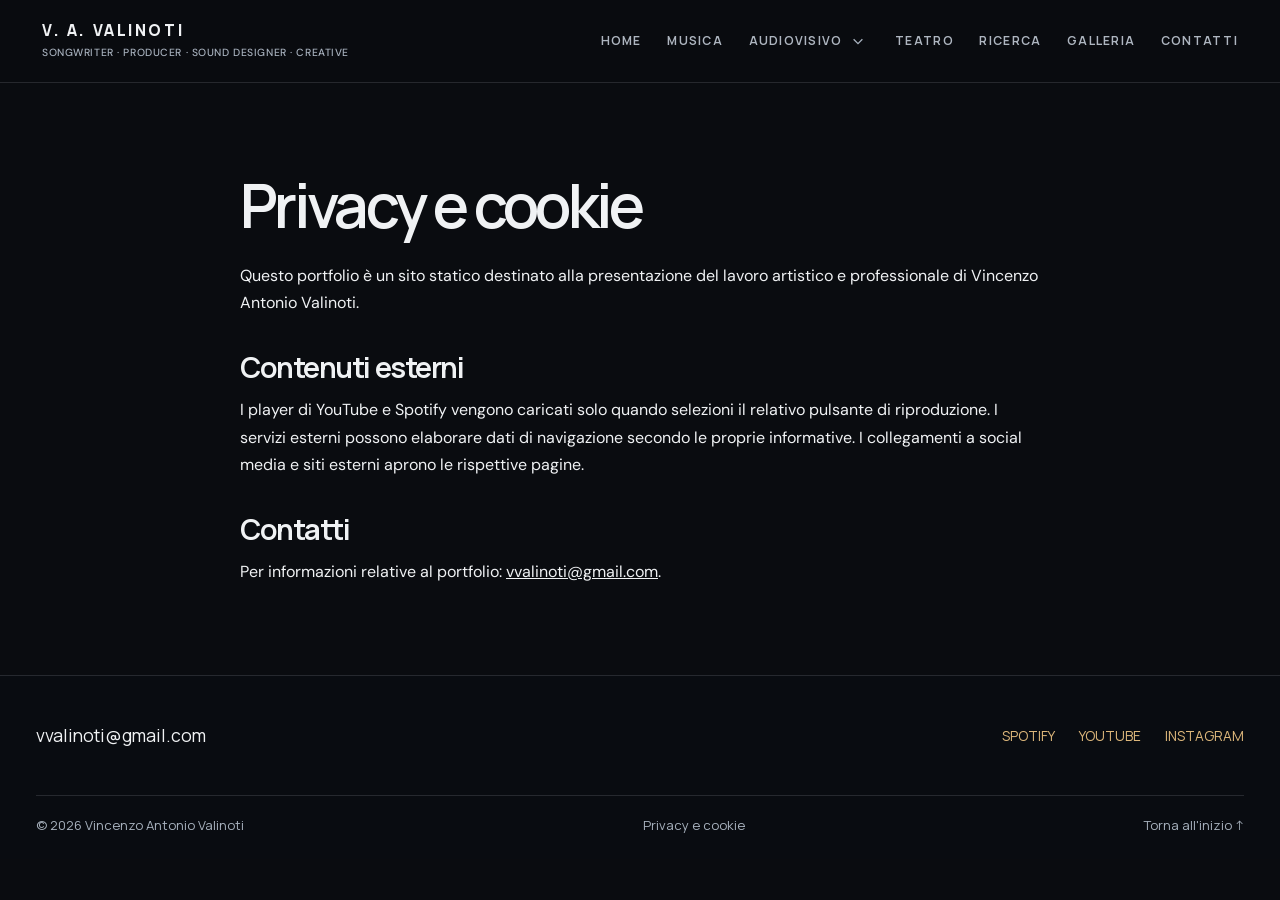
<file: privacy.html>
<!doctype html>
<html lang="it"><head><meta charset="utf-8"><meta name="viewport" content="width=device-width, initial-scale=1"><meta name="referrer" content="strict-origin-when-cross-origin"><meta name="robots" content="noindex, nofollow"><meta name="theme-color" content="#0a0c10"><meta name="description" content="Informazioni sui contenuti esterni e sulla navigazione del portfolio."><title>Privacy e cookie | V. A. Valinoti</title><link rel="icon" href="assets/favicon.svg" type="image/svg+xml"><link rel="preload" href="assets/fonts/manrope.woff2" as="font" type="font/woff2" crossorigin><link rel="stylesheet" href="style.css"><link rel="stylesheet" href="cinema.css"><script src="script.js" defer></script></head>
<body class="cinema"><a class="skip" href="#main">Salta al contenuto</a><header class="site-header"><div class="header-inner"><a class="brand" href="index.html"><span>V. A. VALINOTI</span><small>Songwriter · Producer · Sound Designer · Creative</small></a><button type="button" class="menu-toggle" aria-label="Apri menu" aria-expanded="false" aria-controls="site-nav"><span></span><span></span><span></span></button><nav class="navigation" id="site-nav" aria-label="Navigazione principale"><ul><li><a href="index.html">Home</a></li><li><a href="musica.html">Musica</a></li><li class="has-submenu"><div class="nav-item"><a href="audiovisivo.html">Audiovisivo</a><button class="submenu-toggle" aria-label="Mostra progetti audiovisivi" aria-expanded="false" type="button"><svg viewBox="0 0 16 16" width="14" height="14" aria-hidden="true"><path d="m3 6 5 5 5-5" fill="none" stroke="currentColor" stroke-width="1.5"/></svg></button></div><div class="submenu"><a href="audiovisivo.html#il-tempo-del-mare">Il Tempo Del Mare</a><a href="audiovisivo.html#spot-maximo">Spot Maximo</a><a href="audiovisivo.html#finisce-in-poesia">Finisce In Poesia</a><a href="audiovisivo.html#resta-con-me">Resta Con Me</a><a href="audiovisivo.html#in-mano-un-abbraccio">In Mano Un Abbraccio</a><a href="audiovisivo.html#spot-gucci-bloom">Spot Gucci Bloom</a><a href="audiovisivo.html#spot-grubhub">Spot Grubhub</a><a href="audiovisivo.html#spot-parmigiano-reggiano">Spot Parmiggiano Reggiano</a></div></li><li><a href="teatro.html">Teatro</a></li><li><a href="ricerca.html">Ricerca</a></li><li><a href="galleria.html">Galleria</a></li><li><a href="contatti.html">Contatti</a></li></ul></nav></div></header>
<main id="main"><section class="section"><div class="wrap narrow"><h1>Privacy e cookie</h1><p>Questo portfolio è un sito statico destinato alla presentazione del lavoro artistico e professionale di Vincenzo Antonio Valinoti.</p><h2>Contenuti esterni</h2><p>I player di YouTube e Spotify vengono caricati solo quando selezioni il relativo pulsante di riproduzione. I servizi esterni possono elaborare dati di navigazione secondo le proprie informative. I collegamenti a social media e siti esterni aprono le rispettive pagine.</p><h2>Contatti</h2><p>Per informazioni relative al portfolio: <a href="mailto:vvalinoti@gmail.com">vvalinoti@gmail.com</a>.</p></div></section></main>
<footer class="site-footer"><div class="wrap footer-main"><a class="footer-email" href="mailto:vvalinoti@gmail.com">vvalinoti@gmail.com</a><div class="socials"><a class="" href="https://open.spotify.com/artist/2zu40i3t7NOcy1PKisx10D" target="_blank" rel="noopener noreferrer">Spotify</a> <a class="" href="https://www.youtube.com/@vincenzovalinoti4106" target="_blank" rel="noopener noreferrer">YouTube</a> <a class="" href="https://www.instagram.com/valinotivincenzo/" target="_blank" rel="noopener noreferrer">Instagram</a></div></div><div class="wrap footer-bottom"><span>© 2026 Vincenzo Antonio Valinoti</span><a href="privacy.html">Privacy e cookie</a><a href="#main" class="back-top">Torna all'inizio ↑</a></div></footer>
</body></html>
</file>
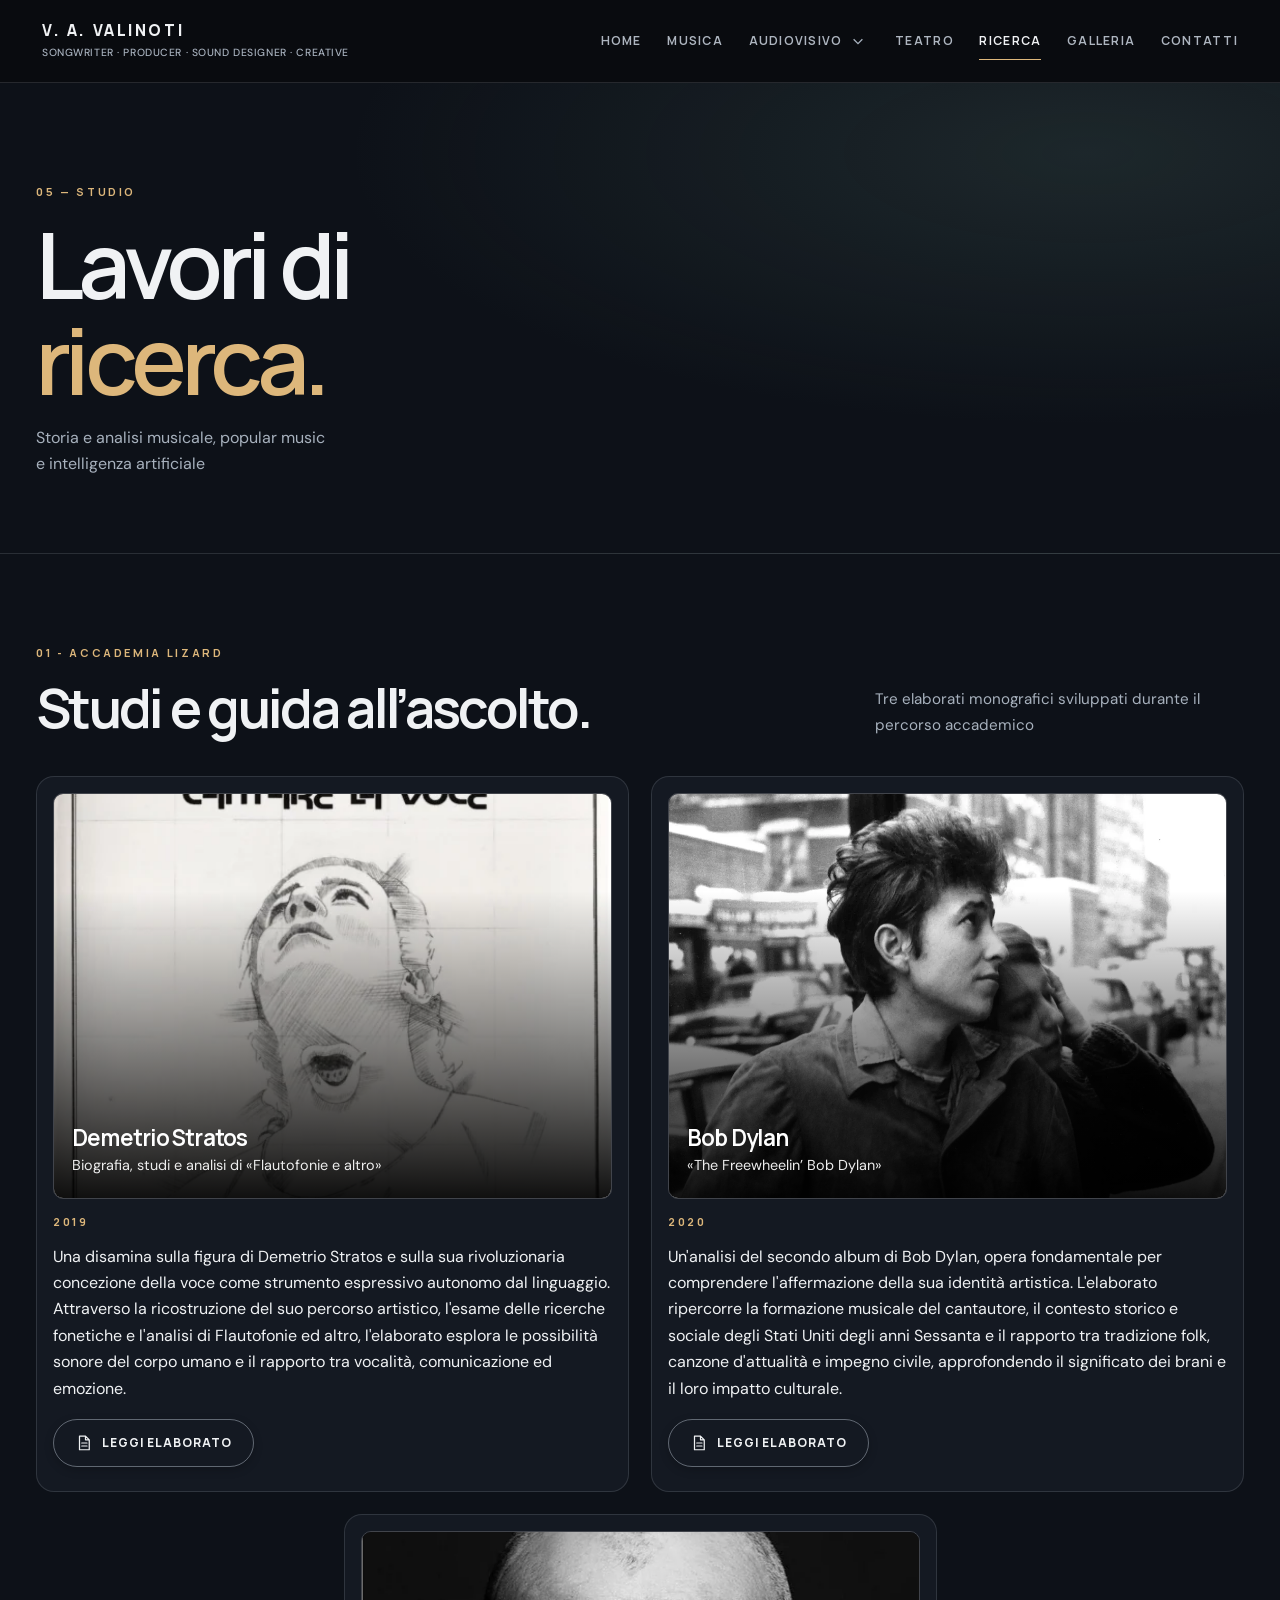
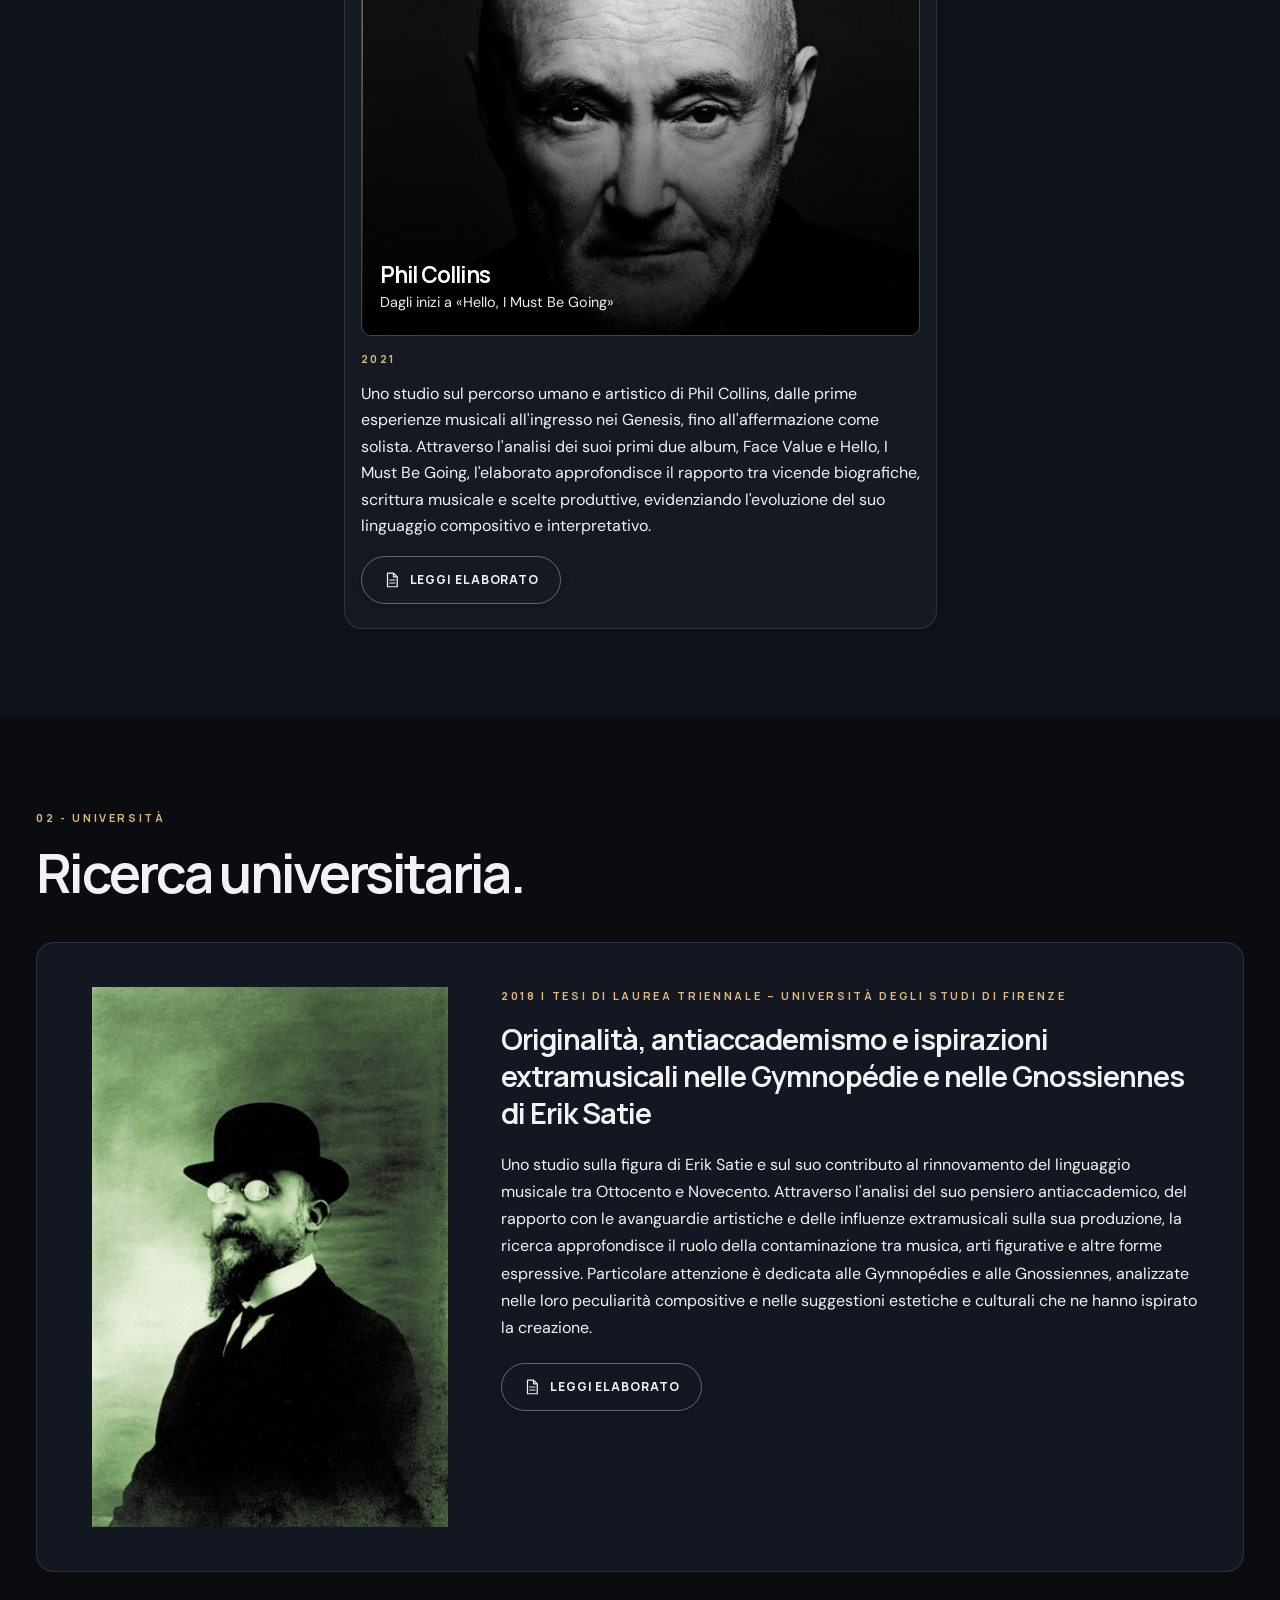
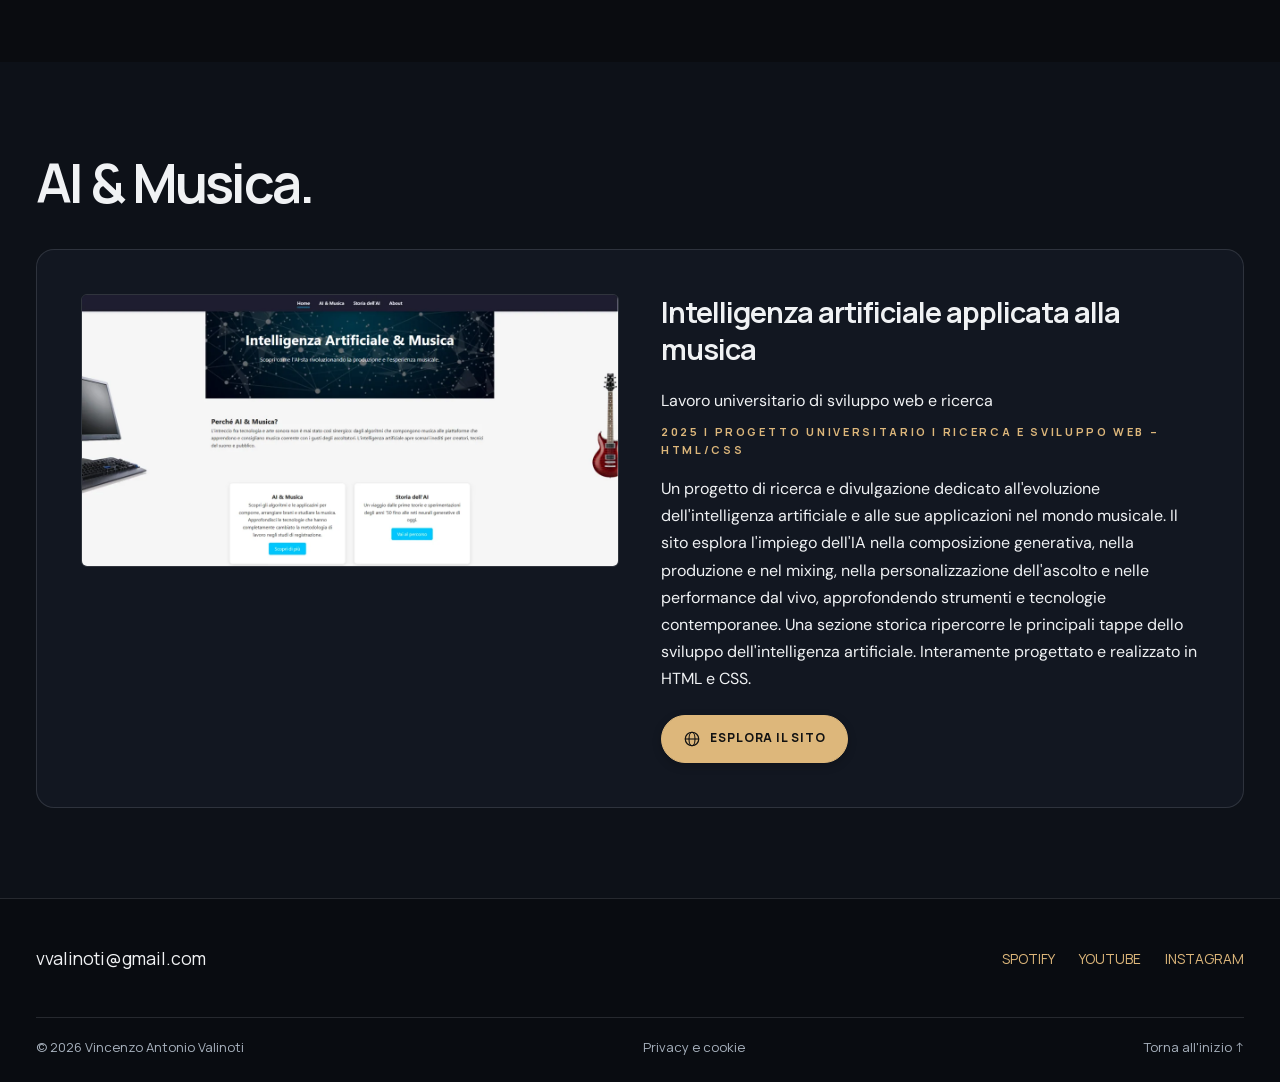
<file: ricerca.html>
<!doctype html>
<html lang="it"><head><meta charset="utf-8"><meta name="viewport" content="width=device-width, initial-scale=1"><meta name="referrer" content="strict-origin-when-cross-origin"><meta name="robots" content="noindex, nofollow"><meta name="theme-color" content="#0a0c10"><meta name="description" content="Elaborati di analisi musicale, ricerca universitaria e intelligenza artificiale applicata alla musica."><title>Ricerca | V. A. Valinoti</title><link rel="icon" href="assets/favicon.svg" type="image/svg+xml"><link rel="preload" href="assets/fonts/manrope.woff2" as="font" type="font/woff2" crossorigin><link rel="stylesheet" href="style.css"><link rel="stylesheet" href="cinema.css"><script src="script.js" defer></script></head>
<body class="cinema"><a class="skip" href="#main">Salta al contenuto</a><header class="site-header"><div class="header-inner"><a class="brand" href="index.html"><span>V. A. VALINOTI</span><small>Songwriter · Producer · Sound Designer · Creative</small></a><button type="button" class="menu-toggle" aria-label="Apri menu" aria-expanded="false" aria-controls="site-nav"><span></span><span></span><span></span></button><nav class="navigation" id="site-nav" aria-label="Navigazione principale"><ul><li><a href="index.html">Home</a></li><li><a href="musica.html">Musica</a></li><li class="has-submenu"><div class="nav-item"><a href="audiovisivo.html">Audiovisivo</a><button class="submenu-toggle" aria-label="Mostra progetti audiovisivi" aria-expanded="false" type="button"><svg viewBox="0 0 16 16" width="14" height="14" aria-hidden="true"><path d="m3 6 5 5 5-5" fill="none" stroke="currentColor" stroke-width="1.5"/></svg></button></div><div class="submenu"><a href="audiovisivo.html#il-tempo-del-mare">Il Tempo Del Mare</a><a href="audiovisivo.html#spot-maximo">Spot Maximo</a><a href="audiovisivo.html#finisce-in-poesia">Finisce In Poesia</a><a href="audiovisivo.html#resta-con-me">Resta Con Me</a><a href="audiovisivo.html#in-mano-un-abbraccio">In Mano Un Abbraccio</a><a href="audiovisivo.html#spot-gucci-bloom">Spot Gucci Bloom</a><a href="audiovisivo.html#spot-grubhub">Spot Grubhub</a><a href="audiovisivo.html#spot-parmigiano-reggiano">Spot Parmiggiano Reggiano</a></div></li><li><a href="teatro.html">Teatro</a></li><li><a href="ricerca.html" aria-current="page">Ricerca</a></li><li><a href="galleria.html">Galleria</a></li><li><a href="contatti.html">Contatti</a></li></ul></nav></div></header>
<main id="main"><section class="hero title-hero research-hero"><div class="wrap"><p class="eyebrow">05 — Studio</p><h1>Lavori di<br><span class="gold">ricerca.</span></h1><p class="lead">Storia e analisi musicale, popular music<br>e intelligenza artificiale</p></div></section><section class="section darker"><div class="wrap"><div class="section-heading"><div><p class="eyebrow">01 - Accademia Lizard</p><h2>Studi e guida all’ascolto.</h2></div><p class=section-summary>Tre elaborati monografici sviluppati durante il percorso accademico</p></div><div class="research-grid"><article class="research-card"><a class="research-visual" href="assets/docs/stratos.pdf" target="_blank" rel="noopener"><img class="" src="assets/images/stratos.webp" alt="Demetrio Stratos" loading="lazy" decoding="async"><div class="tile-caption"><h3>Demetrio Stratos</h3><p>Biografia, studi e analisi di «Flautofonie e altro»</p></div></a><p class="eyebrow gold">2019</p><p>Una disamina sulla figura di Demetrio Stratos e sulla sua rivoluzionaria concezione della voce come strumento espressivo autonomo dal linguaggio. Attraverso la ricostruzione del suo percorso artistico, l&#x27;esame delle ricerche fonetiche e l&#x27;analisi di Flautofonie ed altro, l&#x27;elaborato esplora le possibilità sonore del corpo umano e il rapporto tra vocalità, comunicazione ed emozione.</p><a class="button outline icon-button" href="assets/docs/stratos.pdf" target="_blank" rel="noopener noreferrer"><svg class="button-icon icon-document" viewBox="0 0 24 24" aria-hidden="true" focusable="false"><path d="M6 2.8h8l5 5V21H6zM14 2.8v5h5M9 12h7m-7 4h7" fill="none" stroke="currentColor" stroke-width="1.65" stroke-linecap="round" stroke-linejoin="round"/></svg><span>Leggi elaborato</span></a></article><article class="research-card"><a class="research-visual" href="assets/docs/dylan.pdf" target="_blank" rel="noopener"><img class="" src="assets/images/dylan.webp" alt="Bob Dylan" loading="lazy" decoding="async"><div class="tile-caption"><h3>Bob Dylan</h3><p>«The Freewheelin’ Bob Dylan»</p></div></a><p class="eyebrow gold">2020</p><p>Un&#x27;analisi del secondo album di Bob Dylan, opera fondamentale per comprendere l&#x27;affermazione della sua identità artistica. L&#x27;elaborato ripercorre la formazione musicale del cantautore, il contesto storico e sociale degli Stati Uniti degli anni Sessanta e il rapporto tra tradizione folk, canzone d&#x27;attualità e impegno civile, approfondendo il significato dei brani e il loro impatto culturale.</p><a class="button outline icon-button" href="assets/docs/dylan.pdf" target="_blank" rel="noopener noreferrer"><svg class="button-icon icon-document" viewBox="0 0 24 24" aria-hidden="true" focusable="false"><path d="M6 2.8h8l5 5V21H6zM14 2.8v5h5M9 12h7m-7 4h7" fill="none" stroke="currentColor" stroke-width="1.65" stroke-linecap="round" stroke-linejoin="round"/></svg><span>Leggi elaborato</span></a></article><article class="research-card"><a class="research-visual" href="assets/docs/collins.pdf" target="_blank" rel="noopener"><img class="" src="assets/images/collins.webp" alt="Phil Collins" loading="lazy" decoding="async"><div class="tile-caption"><h3>Phil Collins</h3><p>Dagli inizi a «Hello, I Must Be Going»</p></div></a><p class="eyebrow gold">2021</p><p>Uno studio sul percorso umano e artistico di Phil Collins, dalle prime esperienze musicali all&#x27;ingresso nei Genesis, fino all&#x27;affermazione come solista. Attraverso l&#x27;analisi dei suoi primi due album, Face Value e Hello, I Must Be Going, l&#x27;elaborato approfondisce il rapporto tra vicende biografiche, scrittura musicale e scelte produttive, evidenziando l&#x27;evoluzione del suo linguaggio compositivo e interpretativo.</p><a class="button outline icon-button" href="assets/docs/collins.pdf" target="_blank" rel="noopener noreferrer"><svg class="button-icon icon-document" viewBox="0 0 24 24" aria-hidden="true" focusable="false"><path d="M6 2.8h8l5 5V21H6zM14 2.8v5h5M9 12h7m-7 4h7" fill="none" stroke="currentColor" stroke-width="1.65" stroke-linecap="round" stroke-linejoin="round"/></svg><span>Leggi elaborato</span></a></article></div></div></section><section class="section"><div class="wrap"><div class="section-heading"><div><p class="eyebrow">02 - Università</p><h2>Ricerca universitaria.</h2></div></div><article class="research-detail"><img class="" src="assets/images/satie.webp" alt="Erik Satie" loading="lazy" decoding="async"><div><p class="eyebrow">2018 | Tesi di laurea triennale – Università degli Studi di Firenze</p><h3>Originalità, antiaccademismo e ispirazioni extramusicali nelle Gymnopédie e nelle Gnossiennes di Erik Satie</h3><p>Uno studio sulla figura di Erik Satie e sul suo contributo al rinnovamento del linguaggio musicale tra Ottocento e Novecento. Attraverso l&#x27;analisi del suo pensiero antiaccademico, del rapporto con le avanguardie artistiche e delle influenze extramusicali sulla sua produzione, la ricerca approfondisce il ruolo della contaminazione tra musica, arti figurative e altre forme espressive. Particolare attenzione è dedicata alle Gymnopédies e alle Gnossiennes, analizzate nelle loro peculiarità compositive e nelle suggestioni estetiche e culturali che ne hanno ispirato la creazione.</p><a class="button outline icon-button" href="assets/docs/satie.pdf" target="_blank" rel="noopener noreferrer"><svg class="button-icon icon-document" viewBox="0 0 24 24" aria-hidden="true" focusable="false"><path d="M6 2.8h8l5 5V21H6zM14 2.8v5h5M9 12h7m-7 4h7" fill="none" stroke="currentColor" stroke-width="1.65" stroke-linecap="round" stroke-linejoin="round"/></svg><span>Leggi elaborato</span></a></div></article></div></section>
<section id="ai-musica" class="section darker"><div class="wrap"><h2>AI & Musica.</h2><article class="research-detail ai-detail"><img class="" src="assets/images/ai-site.webp" alt="Anteprima del sito Intelligenza Artificiale &amp; Musica" loading="lazy" decoding="async"><div><h3>Intelligenza artificiale applicata alla musica</h3><p>Lavoro universitario di sviluppo web e ricerca</p><p class="eyebrow gold">2025 | Progetto universitario | Ricerca e sviluppo web – HTML/CSS</p><p>Un progetto di ricerca e divulgazione dedicato all&#x27;evoluzione dell&#x27;intelligenza artificiale e alle sue applicazioni nel mondo musicale. Il sito esplora l&#x27;impiego dell&#x27;IA nella composizione generativa, nella produzione e nel mixing, nella personalizzazione dell&#x27;ascolto e nelle performance dal vivo, approfondendo strumenti e tecnologie contemporanee. Una sezione storica ripercorre le principali tappe dello sviluppo dell&#x27;intelligenza artificiale. Interamente progettato e realizzato in HTML e CSS.</p><a class="button icon-button" href="https://valinotivincenzo.github.io/intelligenza-artificiale-musica/" target="_blank" rel="noopener noreferrer"><svg class="button-icon icon-globe" viewBox="0 0 24 24" aria-hidden="true" focusable="false"><circle cx="12" cy="12" r="9" fill="none" stroke="currentColor" stroke-width="1.65"/><ellipse cx="12" cy="12" rx="4" ry="9" fill="none" stroke="currentColor" stroke-width="1.5"/><path d="M3 12h18" stroke="currentColor" stroke-width="1.5"/></svg><span>Esplora il sito</span></a></div></article></div></section></main>
<footer class="site-footer"><div class="wrap footer-main"><a class="footer-email" href="mailto:vvalinoti@gmail.com">vvalinoti@gmail.com</a><div class="socials"><a class="" href="https://open.spotify.com/artist/2zu40i3t7NOcy1PKisx10D" target="_blank" rel="noopener noreferrer">Spotify</a> <a class="" href="https://www.youtube.com/@vincenzovalinoti4106" target="_blank" rel="noopener noreferrer">YouTube</a> <a class="" href="https://www.instagram.com/valinotivincenzo/" target="_blank" rel="noopener noreferrer">Instagram</a></div></div><div class="wrap footer-bottom"><span>© 2026 Vincenzo Antonio Valinoti</span><a href="privacy.html">Privacy e cookie</a><a href="#main" class="back-top">Torna all'inizio ↑</a></div></footer>
</body></html>
</file>
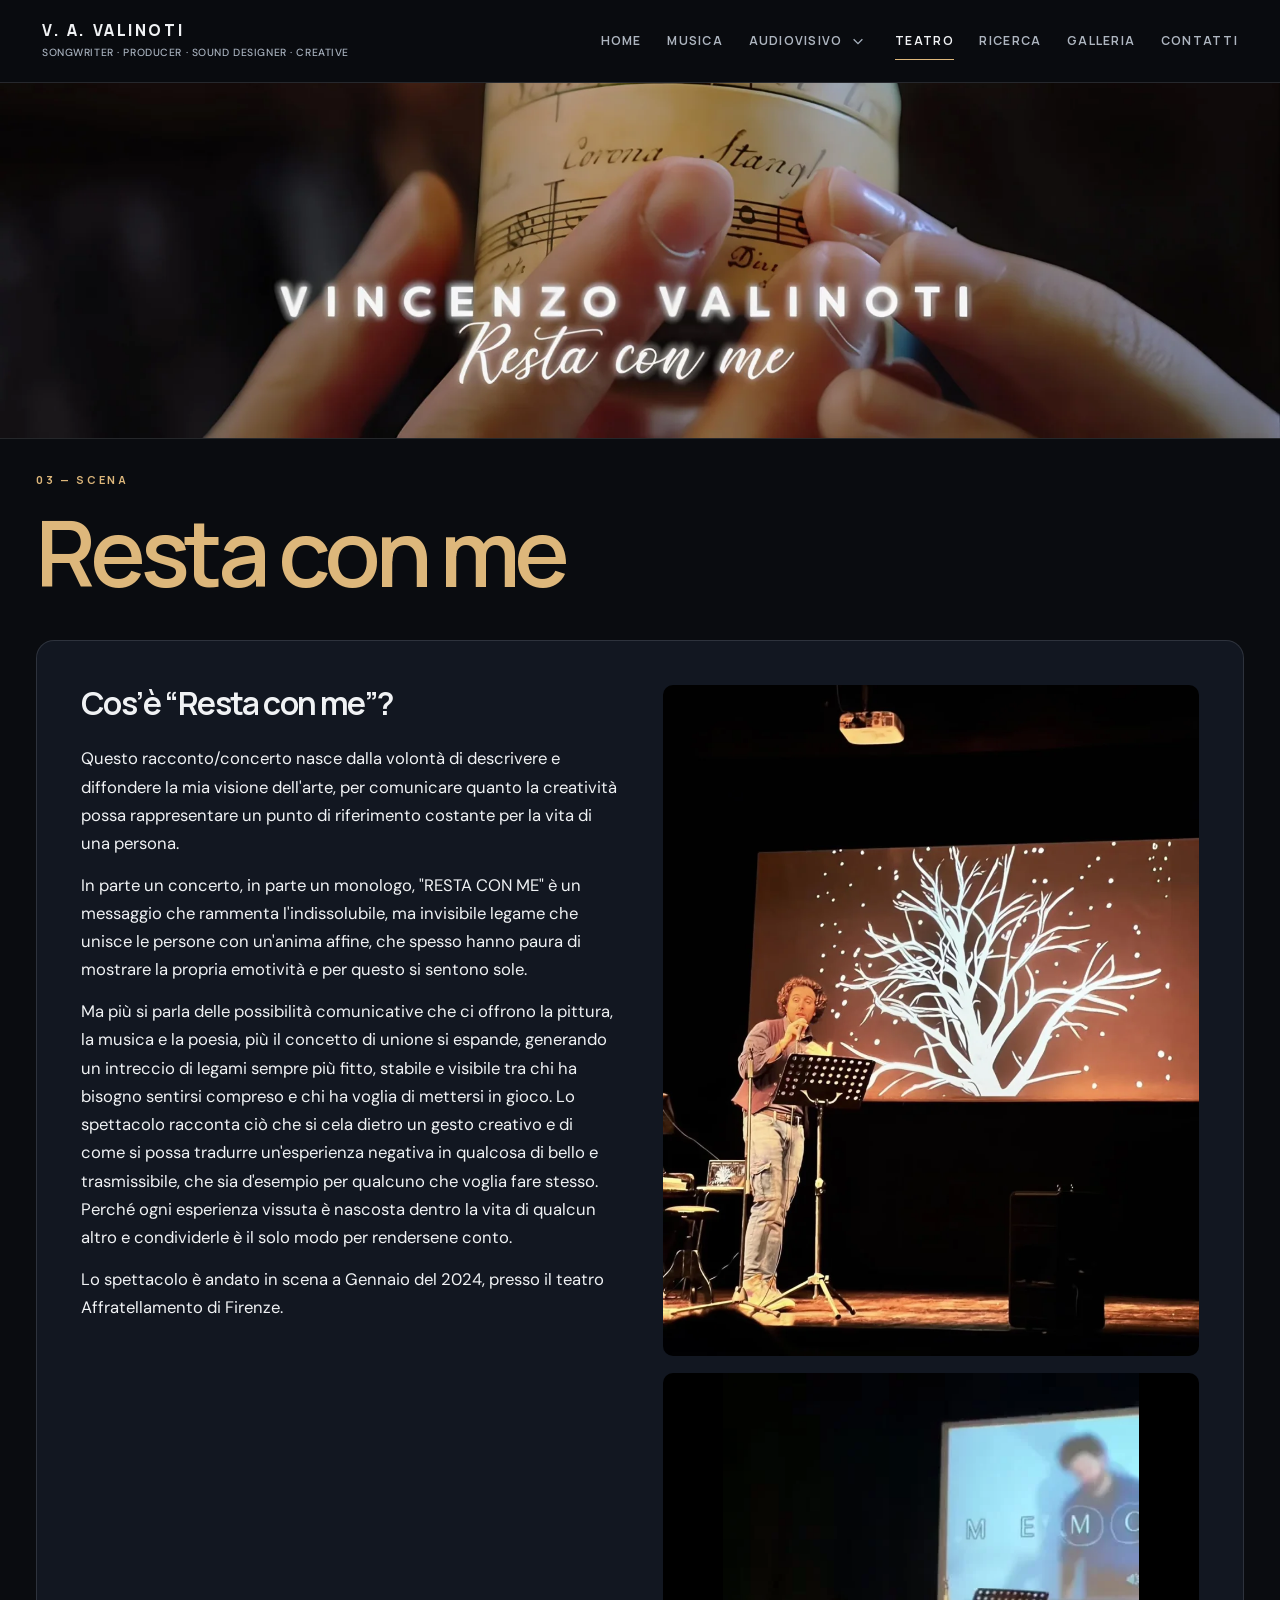
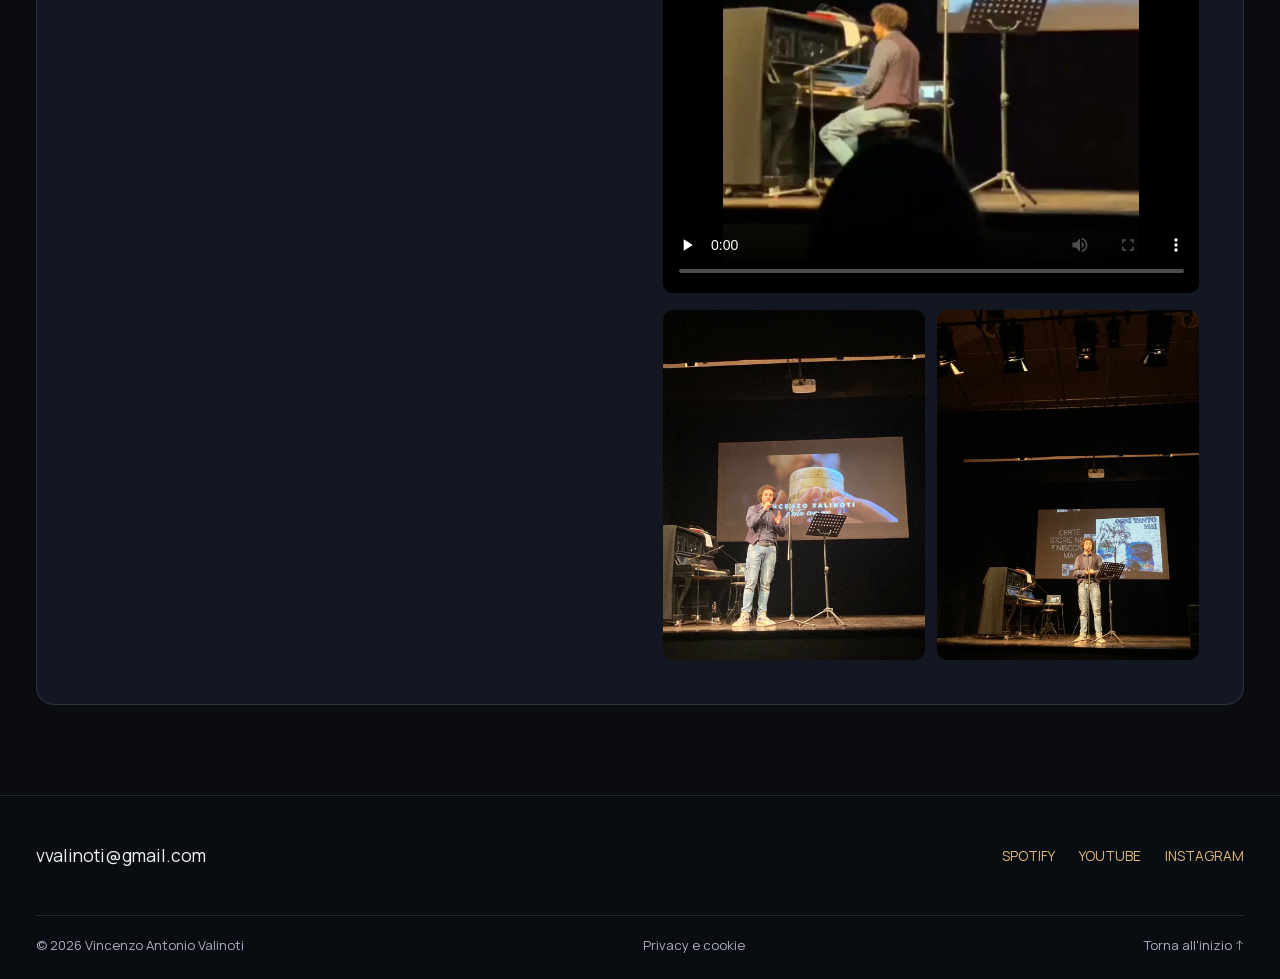
<file: teatro.html>
<!doctype html>
<html lang="it"><head><meta charset="utf-8"><meta name="viewport" content="width=device-width, initial-scale=1"><meta name="referrer" content="strict-origin-when-cross-origin"><meta name="robots" content="noindex, nofollow"><meta name="theme-color" content="#0a0c10"><meta name="description" content="Resta con me, racconto-concerto di Vincenzo Valinoti al Teatro Affratellamento di Firenze."><title>Teatro | V. A. Valinoti</title><link rel="icon" href="assets/favicon.svg" type="image/svg+xml"><link rel="preload" href="assets/fonts/manrope.woff2" as="font" type="font/woff2" crossorigin><link rel="stylesheet" href="style.css"><link rel="stylesheet" href="cinema.css"><script src="script.js" defer></script></head>
<body class="cinema"><a class="skip" href="#main">Salta al contenuto</a><header class="site-header"><div class="header-inner"><a class="brand" href="index.html"><span>V. A. VALINOTI</span><small>Songwriter · Producer · Sound Designer · Creative</small></a><button type="button" class="menu-toggle" aria-label="Apri menu" aria-expanded="false" aria-controls="site-nav"><span></span><span></span><span></span></button><nav class="navigation" id="site-nav" aria-label="Navigazione principale"><ul><li><a href="index.html">Home</a></li><li><a href="musica.html">Musica</a></li><li class="has-submenu"><div class="nav-item"><a href="audiovisivo.html">Audiovisivo</a><button class="submenu-toggle" aria-label="Mostra progetti audiovisivi" aria-expanded="false" type="button"><svg viewBox="0 0 16 16" width="14" height="14" aria-hidden="true"><path d="m3 6 5 5 5-5" fill="none" stroke="currentColor" stroke-width="1.5"/></svg></button></div><div class="submenu"><a href="audiovisivo.html#il-tempo-del-mare">Il Tempo Del Mare</a><a href="audiovisivo.html#spot-maximo">Spot Maximo</a><a href="audiovisivo.html#finisce-in-poesia">Finisce In Poesia</a><a href="audiovisivo.html#resta-con-me">Resta Con Me</a><a href="audiovisivo.html#in-mano-un-abbraccio">In Mano Un Abbraccio</a><a href="audiovisivo.html#spot-gucci-bloom">Spot Gucci Bloom</a><a href="audiovisivo.html#spot-grubhub">Spot Grubhub</a><a href="audiovisivo.html#spot-parmigiano-reggiano">Spot Parmiggiano Reggiano</a></div></li><li><a href="teatro.html" aria-current="page">Teatro</a></li><li><a href="ricerca.html">Ricerca</a></li><li><a href="galleria.html">Galleria</a></li><li><a href="contatti.html">Contatti</a></li></ul></nav></div></header>
<main id="main"><section class="theater-banner"><img class="" src="assets/images/teatro-banner.webp" alt="Vincenzo Valinoti – Resta con me" loading="eager" decoding="async"></section><section class="section theater-section"><div class="wrap"><p class="eyebrow">03 — Scena</p><h1 class="gold" id="theater-title">Resta con me</h1><div class="theater-grid"><div><h2>Cos’è “Resta con me”?</h2><p>Questo racconto/concerto nasce dalla volontà di descrivere e diffondere la mia visione dell&#x27;arte, per comunicare quanto la creatività possa rappresentare un punto di riferimento costante per la vita di una persona.</p><p>In parte un concerto, in parte un monologo, &quot;RESTA CON ME&quot; è un messaggio che rammenta l&#x27;indissolubile, ma invisibile legame che unisce le persone con un&#x27;anima affine, che spesso hanno paura di mostrare la propria emotività e per questo si sentono sole.</p><p>Ma più si parla delle possibilità comunicative che ci offrono la pittura, la musica e la poesia, più il concetto di unione si espande, generando un intreccio di legami sempre più fitto, stabile e visibile tra chi ha bisogno sentirsi compreso e chi ha voglia di mettersi in gioco. Lo spettacolo racconta ciò che si cela dietro un gesto creativo e di come si possa tradurre un&#x27;esperienza negativa in qualcosa di bello e trasmissibile, che sia d&#x27;esempio per qualcuno che voglia fare stesso. Perché ogni esperienza vissuta è nascosta dentro la vita di qualcun altro e condividerle è il solo modo per rendersene conto.</p><p>Lo spettacolo è andato in scena a Gennaio del 2024, presso il teatro Affratellamento di Firenze.</p></div><div class="theater-media"><img class="" src="assets/images/teatro-1.webp" alt="Resta con me – spettacolo al Teatro Affratellamento" loading="lazy" decoding="async"><video controls playsinline preload="none" poster="assets/images/teatro-poster.webp" src="assets/video/teatro.mp4"></video><div class="theater-photos"><img class="" src="assets/images/teatro-2.webp" alt="Proiezione durante lo spettacolo" loading="lazy" decoding="async"><img class="" src="assets/images/teatro-3.webp" alt="Scena dello spettacolo" loading="lazy" decoding="async"></div></div></div></div></section></main>
<footer class="site-footer"><div class="wrap footer-main"><a class="footer-email" href="mailto:vvalinoti@gmail.com">vvalinoti@gmail.com</a><div class="socials"><a class="" href="https://open.spotify.com/artist/2zu40i3t7NOcy1PKisx10D" target="_blank" rel="noopener noreferrer">Spotify</a> <a class="" href="https://www.youtube.com/@vincenzovalinoti4106" target="_blank" rel="noopener noreferrer">YouTube</a> <a class="" href="https://www.instagram.com/valinotivincenzo/" target="_blank" rel="noopener noreferrer">Instagram</a></div></div><div class="wrap footer-bottom"><span>© 2026 Vincenzo Antonio Valinoti</span><a href="privacy.html">Privacy e cookie</a><a href="#main" class="back-top">Torna all'inizio ↑</a></div></footer>
</body></html>
</file>
<file: style.css>
@font-face{font-family:Oswald;src:url("assets/fonts/oswald-medium.woff2") format("woff2");font-weight:400 700;font-display:swap}
@font-face{font-family:Manrope;src:url("assets/fonts/manrope.woff2") format("woff2");font-weight:200 800;font-display:swap}
@font-face{font-family:Barlow;src:url("assets/fonts/barlow-medium.woff2") format("woff2");font-weight:400 700;font-display:swap}
@font-face{font-family:BarlowLight;src:url("assets/fonts/barlow-light.woff2") format("woff2");font-weight:200 400;font-display:swap}
:root{--bg:#10161e;--deep:#090d13;--header:#111;--gold:#ffdb7a;--white:#f6f7f8;--muted:#b6bdc7;--line:#3b4149;--header-height:98px;--width:1040px}
*{box-sizing:border-box}
html{scroll-behavior:smooth;scroll-padding-top:calc(var(--header-height) + 24px);color-scheme:dark}
body{margin:0;color:var(--white);background:var(--bg);font-family:Manrope,Arial,sans-serif;font-size:16px;line-height:1.65;-webkit-font-smoothing:antialiased}
button,input{font:inherit}button{cursor:pointer}button,a{-webkit-tap-highlight-color:transparent}a{color:inherit;text-decoration:none}a:hover{color:var(--gold)}button:focus-visible,a:focus-visible,input:focus-visible{outline:3px solid var(--gold);outline-offset:4px}
img,video,iframe{display:block;max-width:100%}img{height:auto}figure{margin:0}h1,h2,h3,h4,p{margin:0}p+p{margin-top:.8em}
h1{font:500 clamp(3.2rem,6.7vw,5.625rem)/1.02 Oswald,"Arial Narrow",sans-serif;letter-spacing:.01em}
h2{font-size:clamp(1.8rem,3.5vw,3.15rem);line-height:1.2;font-weight:600;letter-spacing:-.03em}
h3{font-size:clamp(1.3rem,2.3vw,1.8rem);line-height:1.3;font-weight:600}
h4{font-size:1.1rem;line-height:1.35;font-weight:600}
.gold{color:var(--gold)}.oswald{font-family:Oswald,sans-serif;letter-spacing:.015em}.muted{color:var(--muted);font-size:.94rem}
.wrap{width:min(var(--width),calc(100% - 72px));margin-inline:auto}.narrow{max-width:800px}.section{padding:75px 0 85px}.darker{background:var(--deep)}
.skip{position:fixed;top:5px;left:5px;transform:translateY(-150%);padding:12px 18px;background:var(--gold);color:#111;z-index:500;border-radius:5px}.skip:focus{transform:none}
.site-header{position:sticky;top:0;z-index:30;background:var(--header);border-bottom:1px solid #5c5e61;min-height:var(--header-height)}
.header-inner{max-width:1200px;width:calc(100% - 72px);margin:auto;min-height:var(--header-height);display:flex;align-items:center;justify-content:space-between;gap:26px}
.brand{display:block;flex-shrink:0;line-height:1.45}.brand>span{display:block;font-family:Barlow,Arial,sans-serif;font-size:1.25rem;letter-spacing:.02em}.brand small{display:block;color:#b2b2b2;font-family:BarlowLight,Arial,sans-serif;font-size:.91rem}
.navigation ul{display:flex;align-items:center;gap:clamp(13px,2vw,28px);list-style:none;margin:0;padding:0}
.navigation a{font-family:Barlow,sans-serif;font-size:1.06rem;font-weight:400;line-height:1.2;white-space:nowrap;display:block;padding:14px 0}
.navigation a[aria-current=page]{color:var(--gold)}.nav-item{display:flex;align-items:center;gap:3px}.has-submenu{position:relative}
.submenu-toggle{border:0;background:transparent;color:var(--muted);padding:5px;display:flex;align-items:center;justify-content:center;border-radius:4px}
.submenu-toggle:hover,.has-submenu:focus-within .submenu-toggle{color:var(--gold)}
.submenu{display:none;position:absolute;top:100%;left:-16px;min-width:235px;background:#15191e;border:1px solid #45494e;box-shadow:0 12px 25px #0008;padding:8px 0;border-radius:3px;z-index:35}
.has-submenu:hover .submenu,.has-submenu:focus-within .submenu,.has-submenu.open .submenu{display:block}
.submenu a{font-size:.96rem;white-space:normal;padding:10px 16px}.submenu a:hover{background:#ffffff0a}
.menu-toggle{display:none;border:1px solid #5c5e61;border-radius:5px;background:none;padding:10px;width:46px;height:43px;align-items:center;justify-content:center;flex-direction:column;gap:5px}.menu-toggle span{width:22px;height:2px;background:var(--white)}
.button{display:inline-flex;align-items:center;justify-content:center;gap:.45rem;border:1px solid var(--gold);background:var(--gold);color:#121212;min-height:43px;padding:11px 20px;border-radius:24px;font-family:Barlow,sans-serif;font-size:.85rem;letter-spacing:.055em;text-transform:none;line-height:1.2;transition:background .2s,color .2s,transform .2s;font-weight:500;white-space:normal;text-align:center}
.button:hover{background:#ffe6a4;color:#000;transform:translateY(-1px)}.button.outline{background:#101113;color:var(--white)}.button.outline:hover{background:var(--gold);color:#111}
.actions{display:flex;gap:22px;flex-wrap:wrap;margin-top:30px}
.hero{position:relative;background:var(--bg)}.home-hero{padding:76px 0 70px;min-height:575px;display:grid;align-items:center;overflow:hidden}
.home-hero-grid{display:grid;grid-template-columns:minmax(0,1fr) minmax(0,.86fr);align-items:center;gap:clamp(38px,9vw,124px);max-width:1000px}.hero-copy{min-width:0;padding-left:18px}.kicker{font-family:Barlow,sans-serif;color:var(--gold);font-size:.98rem;line-height:1.3;margin-bottom:21px}.lead{font-size:1.11rem;line-height:1.47;max-width:420px;margin-top:20px}
.hero-portrait{max-width:402px;margin-left:auto;width:100%;height:auto;aspect-ratio:379/508;overflow:hidden;background:var(--deep)}.hero-portrait img{width:100%;height:100%;object-fit:cover;object-position:center}
.hero-socials{position:absolute;right:22px;top:18px;display:flex;flex-direction:column;gap:21px;align-items:center}.hero-socials a{writing-mode:vertical-rl;font-family:BarlowLight,sans-serif;text-decoration:underline;font-size:1rem;color:#c5c5c5}.hero-socials a:hover{color:var(--gold)}
.section-heading{display:grid;grid-template-columns:minmax(0,1.3fr) minmax(0,.65fr);align-items:end;gap:42px;margin-bottom:40px}.section-heading>div:only-child{grid-column:1/-1}.eyebrow{color:var(--muted);font-size:.84rem;line-height:1.5;margin-bottom:15px}.section-summary{color:var(--muted);font-size:.95rem}.tile-grid{display:grid;grid-template-columns:repeat(3,minmax(0,1fr));gap:19px}
.tile{position:relative;display:block;overflow:hidden;aspect-ratio:1.33;background:#181d25;border-radius:14px;border:1px solid #ffffff1f;box-shadow:0 4px 14px #0002;color:var(--white);isolation:isolate}.tile img{width:100%;height:100%;object-fit:cover;transition:transform .3s ease}.tile:hover img,.research-visual:hover img{transform:scale(1.035)}.tile:after,.research-visual:after{position:absolute;inset:0;background:linear-gradient(0deg,#000e,transparent 76%);content:"";z-index:0;pointer-events:none}
.tile-caption{position:absolute;bottom:0;left:0;right:0;padding:20px 18px;z-index:1;color:#fff}.tile-caption h3{font-size:1.4rem;margin-bottom:3px;line-height:1.15}.tile-caption p{font-size:.9rem;line-height:1.35;color:#eee}.tile:hover .tile-caption h3{color:var(--gold)}
.featured .tile:last-child{grid-column:2/3}.featured .tile{aspect-ratio:1.2}
.music-hero{min-height:510px;background:linear-gradient(90deg,#0008 0%,#0003 50%,#0005),url("assets/images/music-hero.webp") center 57%/cover no-repeat;padding:54px 0;display:grid;align-items:center}
.music-hero-inner{display:grid;grid-template-columns:minmax(0,1fr) minmax(0,430px);gap:40px;align-items:center}
.spotify-panel{border:2px solid var(--gold);border-radius:21px;overflow:hidden;min-height:315px;background:#090d139c;box-shadow:0 0 11px #ffdb7a88;display:flex;align-items:center;justify-content:center}.spotify-placeholder{text-align:center;padding:26px;display:grid;justify-items:center;gap:12px}.spotify-placeholder h2{font-size:1.65rem}.spotify-placeholder p{color:var(--muted);font-size:.95rem}.spotify-icon{font-size:2rem;color:#1ed760;line-height:1}.spotify-placeholder>a{font-size:.9rem;color:var(--white);text-decoration:underline}.spotify-panel iframe{width:100%;height:352px;border:0}
.subsection-heading{display:grid;grid-template-columns:minmax(0,1fr) minmax(0,300px);align-items:end;gap:32px;margin:60px 0 20px}.subsection-heading p{color:var(--muted);font-size:.94rem}
.playlist{background:var(--deep);padding:22px;border:1px solid #ffffff0b;border-radius:5px}.playlist-top{display:grid;grid-template-columns:170px minmax(0,1fr);gap:24px;padding-bottom:20px;align-items:center}.album-cover{width:170px;aspect-ratio:1;object-fit:cover}.playlist-top-inner{display:grid;grid-template-columns:1fr auto;align-items:start;gap:15px;min-width:0}.playlist-top-inner h4{font-size:1.4rem;margin:4px 0}.playlist-top-inner .button{min-height:36px;padding:7px 14px}.playlist-controls{grid-column:1/-1}
.audio-control{display:flex;align-items:center;gap:12px;min-width:0}.audio-control audio{display:none}.audio-control .play-button,.audio-control .previous,.audio-control .next{display:grid;place-items:center;flex:none;color:var(--white);border:none;background:transparent;border-radius:50%;height:40px;width:40px;padding:0;line-height:1;font-size:1.15rem}.audio-control .play-button{border:1px solid #ffffff88;height:46px;width:46px}.audio-control button:hover{color:var(--gold);border-color:var(--gold)}.audio-control .time{font-family:Barlow,sans-serif;font-size:.78rem;color:var(--muted);white-space:nowrap}.audio-control input[type=range]{min-width:30px;max-width:100%;accent-color:var(--gold);cursor:pointer;height:5px;margin:0;flex:1}
.volume-control{display:flex;align-items:center;gap:4px;font-size:.73rem;color:var(--muted);width:80px;flex:none}.volume-control input{width:50px}
.playlist-row{width:100%;display:grid;grid-template-columns:32px minmax(0,1fr) auto;gap:14px;align-items:center;padding:13px 8px;border:0;border-top:1px solid #484d54;background:none;color:var(--white);text-align:left;font-size:.95rem}.playlist-row:hover{background:#fff1}.playlist-row.selected{color:var(--gold)}.track-number,.song-duration{font-family:Barlow,sans-serif;font-variant-numeric:tabular-nums}.song-duration{white-space:nowrap}.playlist-row .song-title{overflow-wrap:anywhere}
.artist-group{margin:32px 0 45px}.artist-group h3{margin-bottom:17px}.artist-group>p{margin-bottom:16px}.track-grid{display:grid;grid-template-columns:repeat(2,minmax(0,1fr));gap:18px}.track-card{display:flex;align-items:center;gap:15px;padding:17px;background:#151b23;border:1px solid #ffffff10;border-radius:10px;max-width:100%;min-width:0}.track-cover{width:82px;flex:none;aspect-ratio:1;object-fit:cover;border-radius:5px}.note-icon{display:grid;place-items:center;color:var(--gold);background:#242c37;font-size:2rem}.track-body{min-width:0;flex:1}.track-info{display:flex;flex-direction:column;gap:3px;margin-bottom:10px}.track-info>span{font-size:.85rem;color:var(--muted)}.track-card .play-button{width:34px;height:34px;font-size:.95rem}.track-card .audio-control{gap:8px}.track-role{font-size:.86rem;color:var(--muted);margin-top:9px}.track-links{display:flex;gap:12px;margin-top:8px;flex-wrap:wrap}.track-links a,.video-external{color:var(--gold);text-decoration:underline;text-underline-offset:4px;font-size:.86rem}.unpublished{padding-top:32px;border-top:1px solid var(--line);color:var(--gold)}
.title-hero{padding:92px 0 100px;min-height:380px;display:grid;align-items:center}.title-hero h1{font-size:clamp(3.3rem,6.4vw,5.625rem);line-height:1.05}.title-hero .wrap{max-width:1040px}
.project-section{padding:64px 0 68px;border-top:1px solid #ffffff0c;scroll-margin-top:10px}
.project-wrap{width:min(1420px,calc(100% - 108px));margin:auto}
.project-title{font-family:Oswald,sans-serif;font-size:clamp(1.7rem,2.8vw,2.4rem);font-weight:500;letter-spacing:.01em;margin-bottom:26px}
.project-grid{display:grid;grid-template-columns:minmax(0,1fr) minmax(0,1.7fr) minmax(0,1fr);gap:clamp(20px,3vw,45px);align-items:start}
.project-description,.creative{font-size:1rem;line-height:1.65}.credits{font-family:Barlow,Arial,sans-serif;font-size:1.14rem;line-height:1.36;margin-bottom:24px}.credits p+p{margin-top:.35em}.creative h3{font-family:Barlow,sans-serif;font-size:1.4rem;letter-spacing:normal;margin-bottom:16px}.project-description p,.creative p{overflow-wrap:anywhere}
.video-embed{width:100%;aspect-ratio:16/9;background:#000;overflow:hidden;position:relative;border-radius:4px}.video-launch{display:block;position:relative;height:100%;width:100%;padding:0;border:0;background:#000;color:var(--white);isolation:isolate}.video-launch:after{content:"";position:absolute;inset:0;background:linear-gradient(0deg,#0008,transparent 70%);pointer-events:none}.video-launch img{width:100%;height:100%;object-fit:cover}.video-play{position:absolute;left:50%;top:50%;transform:translate(-50%,-50%);display:grid;place-items:center;width:66px;height:48px;padding-left:3px;background:#d80019;border-radius:13px;z-index:1;font-size:1.6rem;box-shadow:0 2px 8px #0006}.video-launch:hover .video-play{background:#f6192a;transform:translate(-50%,-50%) scale(1.05)}.video-label{position:absolute;bottom:10px;left:12px;z-index:1;font-size:.82rem;color:#fff}.video-embed iframe{width:100%;height:100%;border:0}.video-external{display:inline-block;margin-top:8px}.screenings{margin-top:25px}.screenings h3{font-family:Oswald,sans-serif;font-size:1.3rem;color:var(--gold);margin-bottom:12px}.screenings p{font-size:.93rem;line-height:1.6}
.additional-video{margin-top:15px;border-top:1px solid #ffffff20;padding:8px 0}.additional-video summary{cursor:pointer;color:var(--muted);font-size:.9rem}.additional-video video,.additional-video .video-embed{margin-top:12px}.additional-video video{width:100%;max-height:410px;background:#000}.project-note{font-size:.9rem;color:var(--muted);margin-top:12px}
.theater-banner{width:100%;background:#08090b;overflow:hidden}.theater-banner img{width:100%;max-height:410px;object-fit:cover;object-position:center}.theater-section{padding-top:18px}.theater-section h1{margin-bottom:52px}.theater-grid{display:grid;grid-template-columns:minmax(0,1fr) minmax(0,1fr);gap:clamp(30px,7vw,90px);align-items:start}.theater-grid h2{font-size:2rem;max-width:350px;margin-bottom:22px}.theater-grid p{font-size:1.04rem}.theater-media{display:grid;gap:17px}.theater-media>img,.theater-media video{width:100%;background:#000}.theater-media video{max-height:520px}.theater-photos{display:grid;grid-template-columns:1fr 1fr;gap:12px}.theater-photos img{width:100%}
.research-hero{padding:45px 0 85px;min-height:350px}.research-hero .lead{margin-top:16px;font-size:1rem}.research-grid{display:grid;grid-template-columns:repeat(2,minmax(0,1fr));gap:45px}.research-card{min-width:0}.research-card:last-child{grid-column:1/-1;width:calc((100% - 45px)/2);margin-inline:auto}.research-visual{display:block;position:relative;isolation:isolate;overflow:hidden;border-radius:18px;border:2px solid #41444b;aspect-ratio:1.38;background:#16191e}.research-visual img{width:100%;height:100%;object-fit:cover;transition:transform .3s}.research-card .eyebrow{margin:14px 0 8px}.research-card p{line-height:1.65}.research-card .button{margin-top:17px}.research-detail{display:grid;grid-template-columns:minmax(0,.65fr) minmax(0,1.2fr);gap:42px;align-items:start}.research-detail>img{width:100%;max-height:540px;object-fit:contain;object-position:center top}.research-detail h3{margin-bottom:18px}.research-detail .button{margin-top:22px}.research-detail p{line-height:1.7}.ai-detail{margin-top:35px;grid-template-columns:minmax(0,1fr) minmax(0,1fr)}.ai-detail>img{border:1px solid #ffffff20;border-radius:6px}
.gallery-hero{min-height:465px;display:grid;align-items:center}.gallery-hero-grid{display:grid;grid-template-columns:1fr minmax(0,369px);align-items:center;gap:70px}.gallery-hero-grid>img{width:100%;aspect-ratio:369/460;object-fit:cover}.gallery-hero h2{font-size:clamp(1.5rem,2.6vw,2rem);margin-top:8px}
.gallery{columns:2;column-gap:10px;max-width:820px;margin:auto}.gallery-item{display:block;position:relative;overflow:hidden;border:0;background:transparent;width:100%;padding:0;break-inside:avoid;margin:0 0 10px;cursor:zoom-in}.gallery-item img{width:100%;transition:filter .25s ease}.gallery-item:hover img{filter:brightness(.83)}.gallery-play{position:absolute;top:50%;left:50%;transform:translate(-50%,-50%);font-size:1.5rem;background:#000a;border:1px solid #fff7;border-radius:50%;height:56px;width:56px;display:grid;place-items:center;color:#fff}.lightbox{border:0;padding:40px 60px 25px;background:#080a0f;color:#fff;max-width:96vw;max-height:96dvh;width:min(1200px,96vw);overflow:auto}.lightbox::backdrop{background:#000e}.lightbox-media{display:grid;place-items:center;min-height:70px}.lightbox-media img,.lightbox-media video{max-width:100%;max-height:79dvh;object-fit:contain}.lightbox button{position:absolute;z-index:1;background:#111a;color:white;display:grid;place-items:center;width:44px;height:44px;border:1px solid #fff5;border-radius:50%;font-size:2rem;line-height:1}.lightbox button:hover{background:var(--gold);color:var(--bg)}.lightbox-close{right:10px;top:10px}.lightbox-prev{left:9px;top:50%;transform:translateY(-50%)}.lightbox-next{right:9px;top:50%;transform:translateY(-50%)}.lightbox-caption{text-align:center;font-size:.88rem;margin-top:14px;color:var(--muted)}
.contact-section{padding:0}.contact-grid{display:grid;grid-template-columns:minmax(0,1fr) minmax(0,.85fr);align-items:start;gap:clamp(30px,7vw,100px)}.contact-grid>div{padding:53px 0 60px}.contact-grid>img{width:100%;height:100%;max-height:850px;object-fit:cover;object-position:center}.contact-grid h2{font-size:1.9rem;margin-top:12px}.contact-grid h3{font-size:1.4rem;margin:34px 0 10px}.contact-grid p{font-size:1.03rem;line-height:1.55}.contact-list{padding-left:20px;font-size:1rem;overflow-wrap:anywhere}.contact-list a{text-decoration:underline;text-underline-offset:3px}.contact-cv{display:flex;flex-wrap:wrap;gap:16px;align-items:center;margin-top:30px}.contact-cv h3{margin:0}
.site-footer{background:#111;border-top:1px solid #ffffff28}.footer-main{display:flex;justify-content:space-between;align-items:center;gap:24px;padding-top:45px;padding-bottom:44px}.footer-email{font-size:1.1rem;overflow-wrap:anywhere}.socials{display:flex;flex-wrap:wrap;gap:24px;font-size:.86rem;color:var(--gold);font-family:Barlow,sans-serif;text-transform:uppercase}.footer-bottom{padding-top:18px;padding-bottom:23px;border-top:1px solid #ffffff28;display:flex;gap:20px;justify-content:space-between;font-family:Barlow,sans-serif;font-size:.82rem;color:#b7b7b7;flex-wrap:wrap}
.narrow h1{font-size:3.8rem;margin-bottom:25px}.narrow h2{font-size:1.8rem;margin:35px 0 12px}.narrow a{text-decoration:underline}
@media(max-width:1120px){:root{--header-height:86px}.brand small{font-size:.8rem}.header-inner{width:calc(100% - 44px);gap:14px}.navigation ul{gap:16px}.navigation a{font-size:1rem}.project-wrap{width:calc(100% - 64px)}.project-grid{grid-template-columns:minmax(0,1fr) minmax(0,1.45fr);gap:25px}.creative{grid-column:1/-1;display:grid;grid-template-columns:1fr 2fr;gap:20px;align-items:start;padding-top:12px;border-top:1px solid #ffffff15}.creative h3{grid-row:1/10}.creative p+p{margin-top:0}.home-hero-grid{width:calc(100% - 110px)}.hero-copy{padding-left:0}}
@media(max-width:900px){:root{--header-height:76px}.header-inner{flex-wrap:wrap;position:relative;min-height:var(--header-height)}.brand small{font-size:.83rem}.menu-toggle{display:flex}.navigation{display:none;position:absolute;top:100%;left:-22px;right:-22px;background:#111;border-top:1px solid #444;border-bottom:1px solid #444;max-height:calc(100dvh - var(--header-height));overflow:auto;box-shadow:0 12px 20px #0006}.navigation.open{display:block}.navigation ul{display:block;padding:8px 22px 16px}.navigation a{font-size:1.08rem;padding:13px 8px}.navigation li{border-bottom:1px solid #ffffff12}.nav-item{justify-content:space-between}.submenu-toggle{height:44px;width:44px}.submenu{position:static;box-shadow:none;border:0;margin:0 0 10px;padding:0 0 0 14px;background:#181b20;display:none!important}.has-submenu.open .submenu{display:block!important}.submenu a{font-size:.95rem;white-space:normal}.wrap{width:calc(100% - 52px)}.home-hero-grid{width:calc(100% - 84px);gap:32px}.home-hero{min-height:0;padding:55px 0}.hero-socials{right:9px;gap:16px}.hero-socials a{font-size:.8rem}.hero-copy h1{font-size:clamp(3rem,8vw,4.6rem)}.actions{gap:10px}.button{min-height:42px;padding:11px 15px}.tile-grid{grid-template-columns:repeat(2,minmax(0,1fr));gap:13px}.featured .tile:last-child{grid-column:auto}.section{padding:58px 0 65px}.section-heading{gap:24px}.music-hero{min-height:420px}.music-hero-inner{grid-template-columns:1fr 1fr;gap:18px}.spotify-panel{min-height:280px}.track-grid{grid-template-columns:1fr}.research-detail{gap:25px}.gallery-hero-grid{gap:30px;grid-template-columns:1fr minmax(0,.8fr)}.gallery-hero{min-height:350px}.contact-grid{gap:32px}.contact-grid>div{padding:36px 0 45px}.contact-section{padding:0}.project-section{padding:45px 0}.theater-section{padding-top:20px}}
@media(max-width:600px){:root{--header-height:72px}.header-inner{width:calc(100% - 32px);gap:12px}.brand>span{font-size:1.1rem}.brand small{font-size:.69rem;line-height:1.4;max-width:255px}.menu-toggle{width:42px;height:40px}.navigation{left:-16px;right:-16px}.wrap,.home-hero-grid,.project-wrap{width:calc(100% - 36px)}.home-hero{padding:37px 0 36px}.home-hero-grid{grid-template-columns:1fr;gap:30px}.hero-copy h1{font-size:clamp(3.7rem,13vw,5.4rem)}.kicker{font-size:.81rem;margin-bottom:17px}.lead{font-size:1.02rem}.hero-portrait{max-width:100%;width:100%;aspect-ratio:4/4.2;max-height:520px;margin:0}.hero-portrait img{object-position:center 38%}.hero-socials{position:static;display:flex;flex-flow:row wrap;gap:24px;justify-content:center;padding-top:25px}.hero-socials a{writing-mode:horizontal-tb;font-size:.95rem}.actions{gap:12px;margin-top:23px}.section{padding:42px 0 48px}.section-heading{grid-template-columns:1fr;gap:12px;margin-bottom:27px;align-items:start}.eyebrow{margin-bottom:9px}.tile-grid{gap:12px}.tile{aspect-ratio:.88;border-radius:8px}.featured .tile{aspect-ratio:.95}.tile-caption{padding:13px 10px}.tile-caption h3{font-size:1.12rem}.tile-caption p{font-size:.79rem}.music-hero{min-height:0;padding:37px 0;background-position:center}.music-hero-inner{grid-template-columns:1fr;gap:30px}.spotify-panel{min-height:240px}.spotify-panel iframe{height:352px}.subsection-heading{grid-template-columns:1fr;gap:9px;margin:34px 0 17px}.playlist{padding:13px}.playlist-top{grid-template-columns:80px 1fr;gap:13px;align-items:start}.album-cover{width:80px}.playlist-top-inner{grid-template-columns:1fr;gap:12px}.playlist-top-inner h4{font-size:1.1rem}.playlist-top-inner .button{display:none}.playlist-controls{flex-wrap:wrap;grid-column:1/-1}.playlist-top-inner{display:contents}.playlist-top-inner>div:first-child{align-self:center}.playlist-controls{grid-column:1/-1}.playlist-controls .time{font-size:.75rem}.audio-control{gap:7px}.audio-control .play-button{width:38px;height:38px}.audio-control .previous,.audio-control .next{height:30px;width:30px;font-size:1rem}.volume-control{display:none}.playlist-row{padding:13px 4px;grid-template-columns:24px 1fr auto;gap:9px;font-size:.92rem}.track-card{gap:10px;padding:12px}.track-cover{width:58px}.track-info h4{font-size:1.02rem}.track-card .audio-control .time{font-size:.72rem}.track-card .play-button{width:31px;height:31px}.artist-group{margin:25px 0 32px}.title-hero{min-height:0;padding:45px 0 54px}.title-hero h1{font-size:clamp(3rem,10.5vw,4.8rem)}.desktop-break{display:none}.project-section{padding:36px 0 41px}.project-title{font-size:1.85rem;margin-bottom:17px}.project-grid{display:grid;grid-template-columns:1fr;gap:22px}.project-media{order:-1}.creative{grid-column:auto;display:block;padding-top:20px}.creative h3{margin-bottom:10px}.creative p+p{margin-top:.8em}.credits{font-size:1.1rem}.video-play{width:61px;height:42px}.theater-banner img{min-height:170px;max-height:290px;object-fit:cover}.theater-section{padding-top:24px}.theater-section h1{margin-bottom:25px}.theater-grid{grid-template-columns:1fr;gap:26px}.theater-grid h2{font-size:1.6rem;margin-bottom:15px}.theater-media{gap:12px}.research-grid{grid-template-columns:1fr;gap:35px}.research-card:last-child{width:auto;grid-column:auto}.research-visual{aspect-ratio:1.45}.research-detail,.ai-detail{grid-template-columns:1fr;gap:18px}.research-detail>img{max-height:380px}.ai-detail{margin-top:22px}.gallery-hero{padding:28px 0 0;min-height:0}.gallery-hero-grid{grid-template-columns:1fr;gap:22px}.gallery-hero-grid>img{width:100%;max-height:410px;aspect-ratio:4/4.2;object-position:center}.gallery-hero h2{font-size:1.65rem}.gallery{column-gap:8px}.gallery-item{margin-bottom:8px}.lightbox{width:100vw;max-width:100vw;padding:50px 40px 20px}.lightbox button{width:35px;height:35px;font-size:1.6rem}.lightbox-prev{left:3px}.lightbox-next{right:3px}.contact-section{padding:0}.contact-grid{grid-template-columns:1fr;gap:0}.contact-grid>div{padding:35px 0 30px}.contact-grid>img{max-height:580px;height:auto;aspect-ratio:3/4;margin-bottom:35px}.contact-grid h2{font-size:1.6rem}.contact-grid h3{margin-top:24px}.contact-cv h3{margin:0}.footer-main{padding-top:30px;padding-bottom:26px;flex-direction:column;align-items:flex-start;gap:18px}.socials{gap:20px}.footer-bottom{gap:13px;justify-content:flex-start}.footer-bottom>span{flex-basis:100%}.narrow h1{font-size:2.8rem}}
@media(prefers-reduced-motion:reduce){html{scroll-behavior:auto}*,*::before,*::after{animation:none!important;transition:none!important}}
/* Consistent vector-style controls, independent of emoji fonts. */
.play-symbol,.video-play,.gallery-play{font-size:0}
.play-symbol::before,.video-play::before,.gallery-play::before{content:"";display:block;width:0;height:0;border-top:7px solid transparent;border-bottom:7px solid transparent;border-left:12px solid currentColor;margin-left:3px}
.play-button.is-playing .play-symbol::before{width:13px;height:15px;border:0;margin-left:0;background:linear-gradient(90deg,currentColor 0 35%,transparent 35% 65%,currentColor 65% 100%)}
.video-play::before{border-top-width:11px;border-bottom-width:11px;border-left-width:17px}
.gallery-play::before{border-top-width:10px;border-bottom-width:10px;border-left-width:15px}
.previous span,.next span{position:relative;width:14px;height:16px;display:block}
.previous span:before,.next span:before{content:"";position:absolute;top:1px;bottom:1px;width:3px;background:currentColor}
.previous span:before{left:0}.next span:before{right:0}
.previous span:after,.next span:after{content:"";position:absolute;top:1px;width:0;height:0;border-top:7px solid transparent;border-bottom:7px solid transparent}
.previous span:after{left:3px;border-right:11px solid currentColor}.next span:after{right:3px;border-left:11px solid currentColor}
.gallery{display:grid;grid-template-columns:repeat(2,minmax(0,1fr));gap:10px;columns:unset;align-items:start}.gallery-column{display:flex;flex-direction:column;gap:10px;min-width:0}.gallery-item{margin:0}
@media(max-width:600px){.gallery,.gallery-column{gap:8px}}

/* Interaction and video previews — shared by both visual editions. */
.button, .video-external, .tile, .research-visual, .menu-toggle, .submenu-toggle,
.audio-control button, .playlist-row, .gallery-item, .navigation a {
  transition: transform .23s cubic-bezier(.2,.75,.25,1), background-color .2s,
              border-color .2s, box-shadow .23s, color .2s;
}
.button { box-shadow: 0 3px 10px #0003; }
.button.outline { background: transparent; }
.video-external {
  display: inline-flex; align-items: center; gap: 8px; margin: 11px 0 0;
  min-height: 36px; padding: 7px 14px; border: 1px solid var(--line);
  border-radius: 24px; text-decoration: none; color: var(--gold);
  font-size: .84rem; font-weight: 650; line-height: 1.35;
}
.video-external::after { content: "↗"; font-size: 1em; }
.video-embed { border-radius: 10px; border: 1px solid #ffffff1a; }
.video-play { transition: transform .23s cubic-bezier(.2,.75,.25,1), box-shadow .23s, background-color .2s; }
.video-launch:focus-visible { outline-offset: -5px; }
.preview-video { max-width: 280px; width: 100%; margin-top: 20px; }
.preview-video figcaption, .preview-caption {
  color: var(--muted); font-size: .78rem; font-weight: 650;
  letter-spacing: .045em; margin-bottom: 8px;
}
.preview-video video { background: #000; width: 100%; height: auto; aspect-ratio: 16 / 9; object-fit: contain; border: 1px solid #ffffff22; border-radius: 9px; }
.supplementary-video .video-play { width: 48px; height: 36px; border-radius: 9px; }
.supplementary-video .video-label { font-size: .7rem; }
.embed-notice { font-size: .83rem; line-height: 1.5; color: var(--muted); margin: 9px 0 0; }
.audiovisual-subtitle { font-size: clamp(1.1rem, 2.2vw, 1.55rem); max-width: 100%; color: var(--muted); margin-top: 15px; }
@media (hover:hover) and (pointer:fine) {
  .button:hover, .video-external:hover {
    transform: translateY(-4px); border-color: var(--gold);
    box-shadow: 0 9px 22px #0006, 0 3px 12px color-mix(in srgb, var(--gold) 20%, transparent);
  }
  .video-external:hover { background: color-mix(in srgb, var(--gold) 13%, transparent); }
  .tile:hover, .research-visual:hover { transform: translateY(-4px); border-color: var(--gold); box-shadow: 0 14px 28px #0005; }
  .audio-control button:hover, .menu-toggle:hover, .submenu-toggle:hover { transform: translateY(-3px); background-color: #ffffff0d; }
  .playlist-row:hover { transform: translateY(-1px); box-shadow: 0 4px 12px #0003; }
  .navigation>ul>li>a:hover, .nav-item>a:hover { transform: translateY(-2px); }
  .gallery-item:hover { transform: translateY(-3px); box-shadow: 0 7px 20px #0006; }
  .video-launch:hover .video-play { transform: translate(-50%,calc(-50% - 4px)) scale(1.06); box-shadow: 0 10px 20px #0008; }
}
.button:active, .video-external:active, .audio-control button:active { transform: scale(.98); }
@media(max-width:600px) { .preview-video { max-width: min(280px,100%); } }
@media (prefers-reduced-motion:reduce) {
  .button:hover, .tile:hover, .video-external:hover, .research-visual:hover,
  .audio-control button:hover, .playlist-row:hover, .gallery-item:hover, .navigation a:hover { transform:none; }
  .video-launch:hover .video-play { transform:translate(-50%,-50%); }
}

/* Arrow icons drawn in CSS: no dependence on a symbol font. */
.video-external::after {
  content:"";width:8px;height:8px;flex:none;border-top:1.5px solid currentColor;
  border-right:1.5px solid currentColor;
  background:linear-gradient(135deg,transparent 43%,currentColor 44% 55%,transparent 56%);
}
.spotify-direct { display:inline-flex; justify-self:end; margin-top:12px; font-size:.85rem; }
.spotify-hero-media { min-width:0; }
@media(max-width:600px) {
  .playlist-top-inner .button { display:inline-flex; grid-column:1/-1; justify-self:start; }
  .spotify-direct { justify-self:start; }
}

/* Title alignment and recognisable vector icons. */
.audiovisual-heading span { display:block; }
.title-hero h1.audiovisual-heading {
  font-size:clamp(2.55rem,6.05vw,5.625rem); line-height:1.06;
}
.button .button-icon { width:18px; height:18px; flex:0 0 18px; display:block; }
.button.service-button { gap:7px; font-size:.84rem; letter-spacing:.015em; }
.button.service-button.outline { border-color:var(--line); color:var(--white); background:#ffffff08; }
.button.service-button.outline:hover { border-color:var(--gold); color:var(--white); background:#ffffff0e; }
.button.spotify-button .icon-spotify { color:#1ed760; }
.button.spotify-button:not(.outline) .icon-spotify { color:#146c37; }
.button.youtube-button .icon-youtube { color:#ff3030; }
.track-links .service-button { text-decoration:none; min-height:34px; padding:7px 12px; }
.spotify-placeholder>a.service-button { text-decoration:none; font-size:.84rem; }
.spotify-direct { text-decoration:none; }
.button.icon-button { gap:9px; }
/* Wix's original theatre banner was 355px high and aligned at the bottom.
   Crop only the top; mobile keeps the whole width to preserve the printed title. */
.theater-banner { width:100%; margin:0; overflow:hidden; }
.theater-banner img {
  width:100%; height:clamp(115px,36.22vw,355px); max-height:355px; min-height:0;
  object-fit:cover; object-position:50% 100%; display:block;
}
.button.project-youtube { margin-top:10px; min-height:34px; padding:7px 12px; text-decoration:none; }

@media(max-width:600px) {
  .title-hero h1.audiovisual-heading { font-size:clamp(2.25rem,8.9vw,3.6rem); }
  .track-links { gap:8px; }
  .button.service-button { white-space:normal; }
}
</file>
<file: cinema.css>
/* Edizione cinematografica: riprende la struttura del portfolio HTML originale,
   con fotografie e contenuti della versione attuale. */
@font-face{font-family:"DM Sans";src:url("assets/fonts/dm-sans.woff2") format("woff2");font-weight:100 1000;font-display:swap}
:root {
  --bg:#0a0c10;--deep:#0d1118;--header:rgba(10,12,16,.91);--panel:#121721;--panel2:#171e29;
  --white:#f0f2f4;--gold:#ddb77b;--muted:#a7b1bd;--soft:#7d8998;--blue:#8db8d0;
  --mint:#a8c5b7;--rose:#caa1a2;--line:rgba(232,238,244,.13);--width:1220px;--header-height:82px;
  --radius:18px;--head:Manrope,system-ui,sans-serif;--body:"DM Sans",system-ui,sans-serif;
}
body{font:16px/1.7 var(--body);min-width:320px}
::selection{background:var(--gold);color:#16120b}
h1,h2,h3,h4{font-family:var(--head)}
h1,.title-hero h1{font-size:clamp(3.25rem,7.2vw,6.4rem);font-weight:600;line-height:1.05;letter-spacing:-.06em}
h2{font-size:clamp(2.1rem,4.2vw,3.875rem);font-weight:650;line-height:1.15;letter-spacing:-.05em}
h3{font-weight:650;letter-spacing:-.035em}
.oswald{font-family:var(--head)}
.wrap{width:min(var(--width),calc(100% - 72px))}
.section{padding:90px 0}
.site-header{background:var(--header);backdrop-filter:blur(20px);border-bottom:1px solid var(--line)}
.header-inner{max-width:1440px;width:calc(100% - 84px);gap:24px}
.brand>span{font:800 .95rem/1.3 var(--head);letter-spacing:.17em}
.brand small{font:500 .65rem/1.6 var(--body);color:var(--muted);letter-spacing:.055em;text-transform:uppercase;margin-top:4px}
.navigation ul{gap:clamp(15px,2vw,26px)}
.navigation a{position:relative;color:#aeb6c0;font:650 .76rem/1.4 var(--head);text-transform:uppercase;letter-spacing:.105em}
.navigation a:hover,.navigation a[aria-current=page]{color:var(--white)}
.navigation>ul>li>a::after,.nav-item>a::after{content:"";position:absolute;left:0;right:0;bottom:4px;height:1px;background:var(--gold);transform:scaleX(0);transform-origin:left;transition:transform .22s}
.navigation>ul>li>a:hover::after,.navigation>ul>li>a[aria-current=page]::after,.nav-item>a:hover::after,.nav-item>a[aria-current=page]::after{transform:scaleX(1)}
.submenu{background:#141922;border-color:var(--line);border-radius:10px;min-width:260px}
.submenu a{font-size:.72rem;text-transform:none;letter-spacing:.035em;padding:11px 15px}
.eyebrow,.kicker{font:700 .69rem/1.6 var(--head);letter-spacing:.24em;text-transform:uppercase;color:var(--gold);margin-bottom:15px}
.button{min-height:48px;padding:13px 21px;gap:13px;font:750 .75rem/1.4 var(--head);letter-spacing:.075em;text-transform:uppercase;border-radius:100px}
.button:hover{background:#f0cc97}
.button.outline{border-color:#dce8f361;color:var(--white);background:transparent}
.button.outline:hover{background:#ffffff0e;color:var(--white);border-color:var(--gold)}
.actions{gap:12px;margin-top:34px}
.lead{font-size:clamp(1.05rem,1.7vw,1.25rem);line-height:1.62;color:var(--muted);max-width:580px}
.home-hero{display:flex;align-items:flex-end;min-height:min(850px,calc(100svh - 82px));padding:110px 0 85px;isolation:isolate;background:#111824 url("assets/images/hero-cinematografico.svg") center/cover no-repeat}
.home-hero::before{content:"";position:absolute;z-index:-1;inset:0;background:linear-gradient(90deg,#05080ce8 0%,#060a1070 65%,#060a1030),linear-gradient(0deg,#080b10 0%,transparent 52%);pointer-events:none}
.home-hero-grid{grid-template-columns:minmax(0,1.1fr) minmax(0,.8fr);width:min(var(--width),calc(100% - 72px));max-width:var(--width);gap:clamp(25px,5vw,80px);align-items:center}
.hero-copy{padding:0;position:relative;z-index:1}
.hero-copy h1{font:600 clamp(3.75rem,8.5vw,8.125rem)/.97 var(--head);letter-spacing:-.075em;margin:18px 0 30px}
.hero-portrait{border-radius:var(--radius);max-width:445px;border:1px solid #dce8f324;box-shadow:0 20px 70px #0008;aspect-ratio:4/5;position:relative;mask-image:linear-gradient(#000 0 94%,#000b)}
.hero-portrait img{filter:saturate(.78)}
.hero-socials{position:absolute;right:22px;top:auto;bottom:90px}
.hero-socials a{font:600 .63rem/1.3 var(--head);letter-spacing:.2em;text-transform:uppercase;text-decoration:none;color:#b6c1cd}
.section-heading{grid-template-columns:minmax(0,1.3fr) minmax(0,.6fr);gap:40px;margin-bottom:38px}
.section-heading h2{max-width:720px}
.section-summary{max-width:340px;line-height:1.7;color:var(--muted)}
.area-grid{gap:17px}
.area-grid .tile{min-height:280px;aspect-ratio:auto;display:flex;align-items:flex-end;background:#101720;border-radius:var(--radius);border:1px solid var(--line);isolation:isolate}
.area-grid .tile img{position:absolute;inset:0;width:100%;height:100%;object-fit:cover;opacity:.24;z-index:-1;filter:saturate(.7)}
.area-grid .tile::after{z-index:-1;background:linear-gradient(0deg,#101720 10%,#101720ba 50%,transparent),radial-gradient(ellipse at top right,#97795c68,transparent 75%)}
.area-grid .tile:nth-child(2)::after{background:linear-gradient(0deg,#101720 10%,#1017209c 60%,transparent),radial-gradient(ellipse at top right,#49769baa,transparent 75%)}
.area-grid .tile:nth-child(3)::after{background:linear-gradient(0deg,#101720 10%,#101720a0 60%,transparent),radial-gradient(ellipse at top right,#8d434f8c,transparent 75%)}
.area-grid .tile:nth-child(4)::after{background:linear-gradient(0deg,#101720 10%,#1017209c 60%,transparent),radial-gradient(ellipse at top right,#724f9166,transparent 75%)}
.area-grid .tile:nth-child(5)::after{background:linear-gradient(0deg,#101720 10%,#1017209c 60%,transparent),radial-gradient(ellipse at top right,#4b766c80,transparent 75%)}
.area-grid .tile:nth-child(6)::after{background:linear-gradient(0deg,#101720 10%,#1017209c 60%,transparent),radial-gradient(ellipse at top right,#7e7f8566,transparent 75%)}
.area-grid .tile-caption{position:relative;padding:28px 29px;width:100%}
.area-grid .tile-caption h3{font:650 clamp(1.6rem,2.9vw,2.3rem)/1.1 var(--head);margin:10px 0}
.area-grid .tile-caption p{min-height:2.2em;color:#d2d9e0;font-size:.86rem;line-height:1.65;margin-bottom:18px}
.area-grid .eyebrow{letter-spacing:.17em;font-size:.65rem}
.link-arrow{color:var(--gold);font:750 .69rem/1.5 var(--head);letter-spacing:.12em;text-transform:uppercase;display:inline-flex;align-items:center;gap:10px}
.link-arrow::after{content:"↗";font-size:1.15rem;transition:transform .2s}
.tile:hover .link-arrow::after{transform:translate(3px,-3px)}
.feature-grid{grid-template-columns:repeat(4,minmax(0,1fr));gap:16px}
.feature-grid .tile,.feature-grid .tile:last-child{grid-column:auto;aspect-ratio:auto;display:flex;flex-direction:column;padding:14px 14px 24px;background:#141922;border:1px solid var(--line);border-radius:var(--radius)}
.feature-grid .tile::after{display:none}
.feature-grid .tile img{aspect-ratio:16/11;object-fit:cover;height:auto;border-radius:10px}
.feature-grid .tile-caption{padding:20px 3px 0;position:relative;display:flex;flex-direction:column;flex:1}
.feature-grid .tile-caption h3{font:650 clamp(1.2rem,2vw,1.65rem)/1.3 var(--head);margin:6px 0 18px}
.feature-grid .tile-caption .eyebrow{font-size:.63rem;letter-spacing:.14em;margin-bottom:0}
.feature-grid .link-arrow{margin-top:auto;font-size:.63rem}
.cta-band{background:#111720;border-top:1px solid var(--line);padding:65px 0 70px}
.cta-band-inner{display:flex;align-items:end;justify-content:space-between;gap:25px}
.title-hero{padding:100px 0 76px;min-height:0;background:radial-gradient(ellipse at 88% 12%,#47697c3d,transparent 48%),#0d1118;border-bottom:1px solid var(--line)}
.title-hero .wrap{max-width:var(--width)}
.title-hero .lead{max-width:790px}
.research-hero{background:radial-gradient(ellipse at 85% 15%,#55766f38,transparent 48%),#0d1118}
.project-index{padding:40px 0 26px}
.anchor-nav{display:flex;flex-wrap:wrap;gap:10px}
.anchor-nav a{padding:10px 15px;border:1px solid var(--line);border-radius:40px;font:700 .7rem var(--head);color:#d6dce4;transition:transform .22s,border-color .22s}
.anchor-nav a:hover{transform:translateY(-3px);border-color:var(--gold);color:var(--gold)}
.project-section,.project-section.darker{background:var(--bg);border:none;padding:0;margin:20px auto;width:min(var(--width),calc(100% - 72px));scroll-margin-top:10px}
.project-section:last-child{margin-bottom:90px}
.project-wrap{width:100%;background:var(--panel);border:1px solid var(--line);border-radius:var(--radius);padding:clamp(22px,4vw,46px);margin:auto}
.project-section:target .project-wrap{border-color:var(--gold)}
.project-heading{margin-bottom:30px;border-bottom:1px solid var(--line);padding-bottom:23px}
.project-title{font:650 clamp(1.9rem,4vw,3.1rem)/1.15 var(--head);letter-spacing:-.045em;margin:0}
.project-grid{grid-template-columns:minmax(0,1fr) minmax(0,1.15fr);gap:35px}
.project-description,.creative{line-height:1.8;color:#c8d0d9;font-size:.96rem}
.credits{font:650 .9rem/1.65 var(--head);color:#e9edf3;margin-bottom:20px}
.creative{grid-column:1/-1;display:grid;grid-template-columns:minmax(0,1fr) minmax(0,2fr);gap:14px 35px;padding-top:26px;border-top:1px solid var(--line)}
.creative h3{font:650 1.4rem/1.35 var(--head);letter-spacing:-.035em;color:var(--white);grid-row:1/12}
.creative p+p{margin:0}
.video-embed{border-radius:12px}
.video-play{background:#ddb77be8;color:#131518;border-radius:50%;width:62px;height:62px}
.video-launch:hover .video-play{background:#f0cc97}
.video-label{font-weight:600;letter-spacing:.015em}
.supplementary-video .video-play{width:42px;height:42px;border-radius:50%}
.spotify-panel{border:1px solid #ddb77b80;border-radius:var(--radius);background:#0a0c10d4;box-shadow:0 18px 40px #0005}
.music-hero{border-bottom:1px solid var(--line);min-height:470px;padding:75px 0;background:url("assets/images/music-hero.webp") center 57%/cover no-repeat}
.music-hero-inner>div:first-child h1,.music-hero-inner>div:first-child .eyebrow,.music-hero-inner>div:first-child .lead{text-shadow:0 2px 12px #000b,0 0 22px #0009}
.music-hero-inner>div:first-child .lead{color:var(--white)}
.music-hero-inner{grid-template-columns:minmax(0,1fr) minmax(0,430px)}
.playlist,.track-card{background:var(--panel);border-color:var(--line);border-radius:var(--radius)}
.playlist{padding:26px}
.album-cover,.track-cover{border-radius:10px}
.track-card{padding:21px}
.playlist-row{border-color:var(--line)}
.subsection-heading{padding-bottom:15px;border-bottom:1px solid var(--line)}
.research-card{border:1px solid var(--line);border-radius:var(--radius);background:#141922;padding:16px 16px 24px}
.research-visual{border-width:1px;border-radius:10px}
.research-grid{gap:22px}
.research-detail,.contact-grid{background:var(--panel);border-radius:var(--radius);padding:clamp(24px,4vw,44px);border:1px solid var(--line)}
.research-card:last-child{width:calc((100% - 22px)/2)}
.gallery-hero{padding:60px 0;background:radial-gradient(ellipse at 88% 12%,#724f9133,transparent 48%),#0d1118;border-bottom:1px solid var(--line)}
.gallery-hero-grid>img{border-radius:var(--radius);border:1px solid var(--line)}
.gallery{max-width:1000px;gap:14px}
.gallery-column{gap:14px}
.gallery-item{border-radius:10px;border:1px solid var(--line)}
.theater-banner{max-width:none;width:100%;margin:0;border:0;border-bottom:1px solid var(--line);border-radius:0}
.theater-section{padding-top:50px}
.theater-grid{background:var(--panel);padding:clamp(24px,4vw,44px);border:1px solid var(--line);border-radius:var(--radius);gap:45px}
.theater-media>img,.theater-media video,.theater-photos img{border-radius:10px}
.contact-section{padding:70px 0}
.contact-grid{gap:45px}
.contact-grid>div{padding-top:0;padding-bottom:0}
.contact-grid>img{border-radius:12px;max-height:760px}
.site-footer{background:#090c11;border-color:var(--line)}
.socials,.footer-bottom,.footer-email{font-family:var(--head)}
.footer-bottom{color:var(--muted);border-color:var(--line)}
@media(max-width:1050px){
 .header-inner{width:calc(100% - 44px)}
 .navigation ul{gap:14px}
 .navigation a{font-size:.69rem}
 .hero-socials{right:10px}
 .home-hero{min-height:640px}
 .feature-grid{grid-template-columns:repeat(2,minmax(0,1fr))}
}
@media(max-width:900px){
 :root{--header-height:76px}
 .navigation{background:#10151d;border-color:var(--line)}
 .navigation a{font-size:.78rem;padding:14px 8px}
 .navigation a::after,.nav-item>a::after{display:none}
 .home-hero{padding:75px 0 58px;min-height:0}
 .section{padding:62px 0}
 .wrap,.home-hero-grid{width:calc(100% - 48px)}
 .title-hero{padding:70px 0 55px}
 .project-section{width:calc(100% - 48px)}
 .project-grid{gap:24px}
 .area-grid{grid-template-columns:repeat(2,minmax(0,1fr))}
 .music-hero-inner{grid-template-columns:1fr 1fr}
 .gallery-hero{padding:45px 0}
 .research-card:last-child{width:calc((100% - 22px)/2)}
}
@media(max-width:600px){
 :root{--header-height:72px}
 .header-inner{width:calc(100% - 32px)}
 .brand small{font-size:.53rem;letter-spacing:.015em;max-width:245px}
 .wrap,.home-hero-grid,.project-section{width:calc(100% - 36px)}
 .home-hero{padding:48px 0 32px;display:block}
 .home-hero-grid{grid-template-columns:1fr;gap:29px}
 .hero-copy h1{font-size:clamp(3.5rem,14vw,5rem);margin:13px 0 22px}
 .hero-portrait{max-width:100%;aspect-ratio:5/4;max-height:400px;mask-image:none}
 .hero-portrait img{object-position:center 37%}
 .hero-socials{position:static;flex-direction:row;padding-top:22px;gap:18px}
 .hero-socials a{font-size:.63rem;writing-mode:horizontal-tb}
 .section{padding:48px 0}
 .section-heading{grid-template-columns:1fr;gap:13px;margin-bottom:25px}
 .area-grid,.feature-grid{grid-template-columns:1fr;gap:13px}
 .area-grid .tile{min-height:230px}
 .area-grid .tile-caption{padding:23px}
 .feature-grid .tile img{aspect-ratio:16/10}
 .feature-grid .tile-caption{padding:16px 5px 0}
 .cta-band{padding:42px 0}
 .cta-band-inner{align-items:start;flex-direction:column}
 .title-hero{padding:45px 0}
 h1,.title-hero h1{font-size:clamp(2.8rem,12vw,4.4rem)}
 .project-index{padding:30px 0 10px}
 .anchor-nav a{padding:8px 11px;font-size:.68rem}
 .project-section{padding:0;margin:16px auto}
 .project-section:last-child{margin-bottom:48px}
 .project-wrap{padding:18px}
 .project-heading{padding-bottom:17px;margin-bottom:20px}
 .project-grid{grid-template-columns:1fr;gap:20px}
 .creative{display:block;padding-top:20px}
 .creative p+p{margin-top:.8em}
 .music-hero{min-height:0;padding:42px 0}
 .music-hero-inner{grid-template-columns:1fr}
 .playlist{padding:14px}
 .track-card{padding:12px}
 .research-grid{grid-template-columns:1fr}
 .research-card:last-child{width:auto;grid-column:auto}
 .research-detail,.contact-grid{padding:20px}
 .contact-section{padding:30px 0}
 .contact-grid{gap:24px}
 .contact-grid>img{margin-bottom:0}
 .gallery-hero{padding:36px 0}
 .gallery{gap:8px}.gallery-column{gap:8px}
 .theater-section{padding-top:32px}
 .theater-grid{padding:20px;gap:25px}
 .theater-grid h2{font-size:1.5rem}
}
@media(prefers-reduced-motion:reduce){.anchor-nav a:hover,.tile:hover .link-arrow::after{transform:none}}

/* Vector-style diagonal arrows, shared with the original design palette. */
.link-arrow::after,.button > span[aria-hidden="true"] {
  content:"";font-size:0;display:inline-block;flex:none;width:10px;height:10px;
  border-top:1.5px solid currentColor;border-right:1.5px solid currentColor;
  background:linear-gradient(135deg,transparent 43%,currentColor 44% 55%,transparent 56%);
}

/* Audiovisual display heading: same Manrope and warm gold as the original portfolio. */
.title-hero h1.audiovisual-heading {
  font-size:clamp(2.6rem,5.65vw,5.8rem);
  font-weight:600; letter-spacing:-.055em; line-height:1.08;
}
.button.service-button { font:700 .72rem/1.4 var(--head); letter-spacing:.04em; text-transform:none; }
.track-links .service-button { min-height:34px; padding:7px 12px; }
/* The title is below the crop, like the original Wix design. */
.theater-section { padding-top:32px; }
.theater-section h1 { margin-bottom:40px; }
@media(max-width:600px) {
  .title-hero h1.audiovisual-heading {font-size:clamp(2.05rem,8.15vw,3.2rem);line-height:1.13;}
  .theater-section { padding-top:24px; }
  .theater-section h1 { margin-bottom:26px; }
}
</file>
